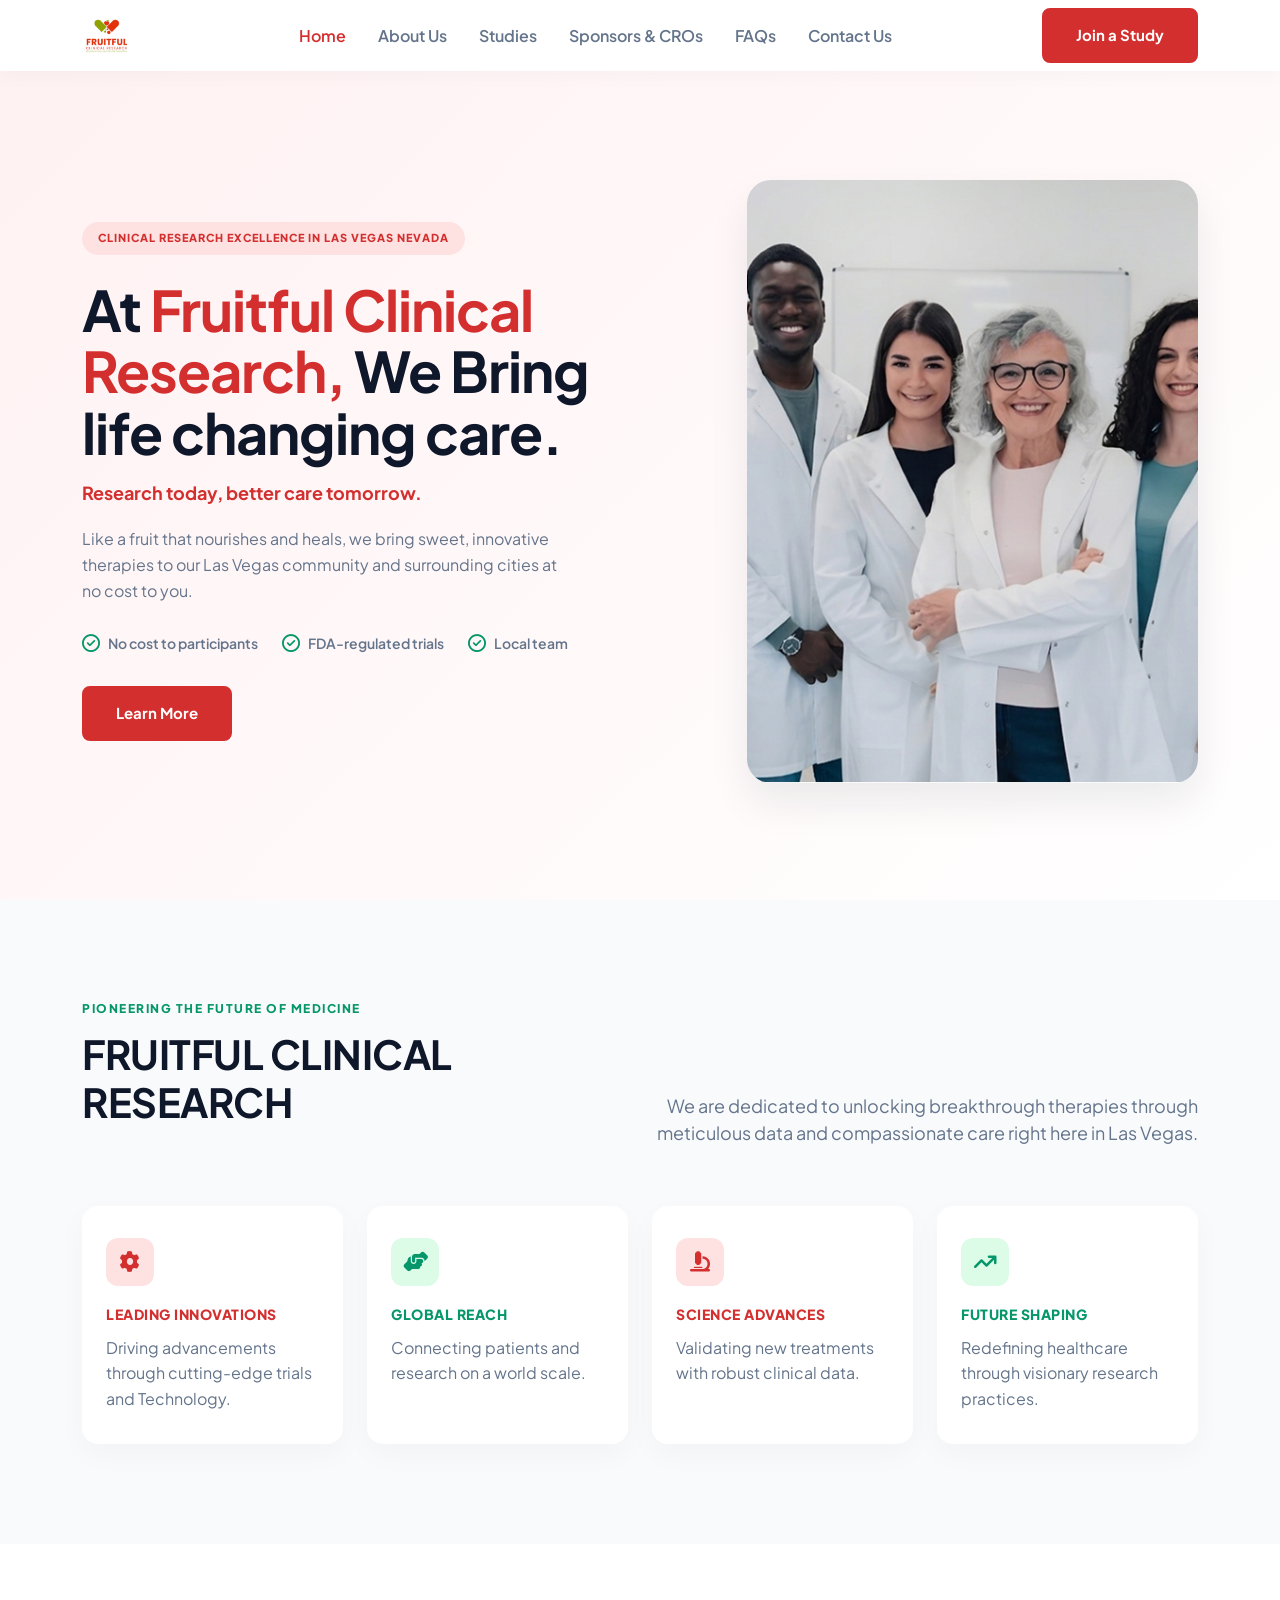
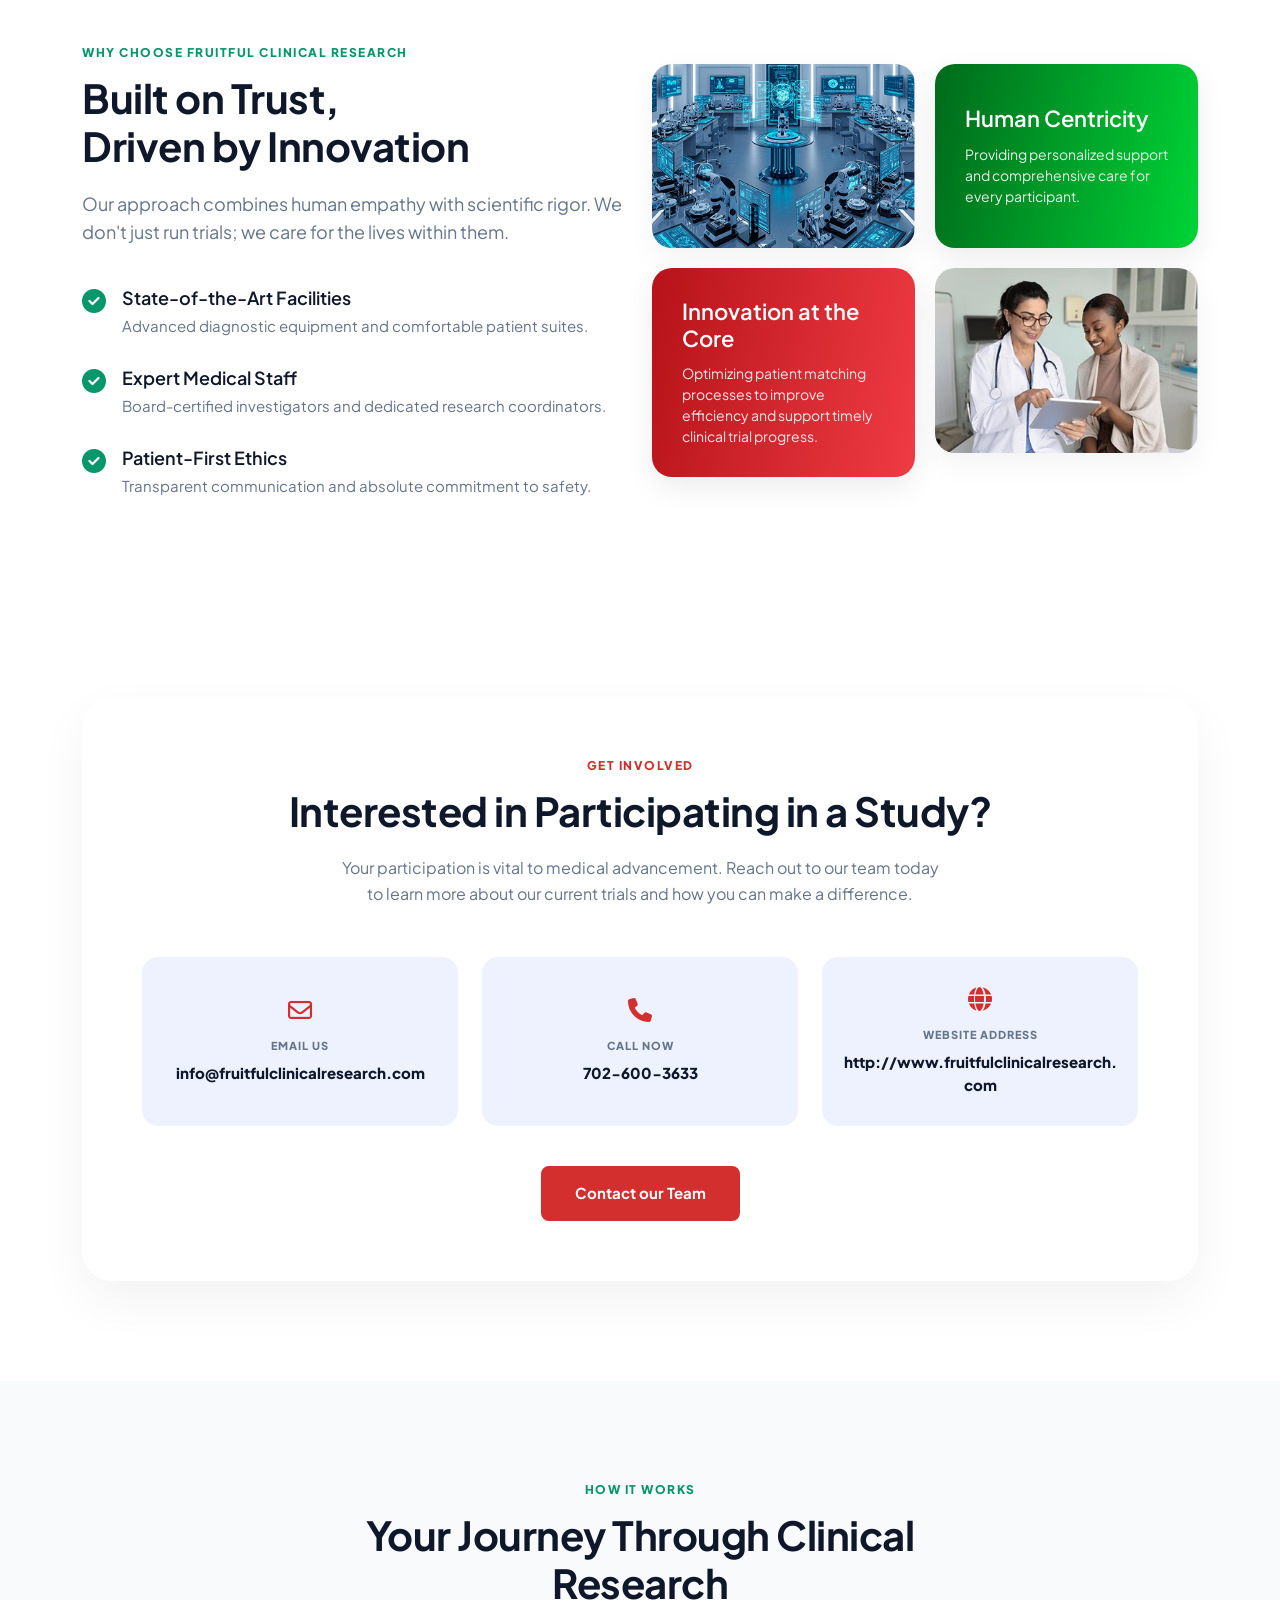
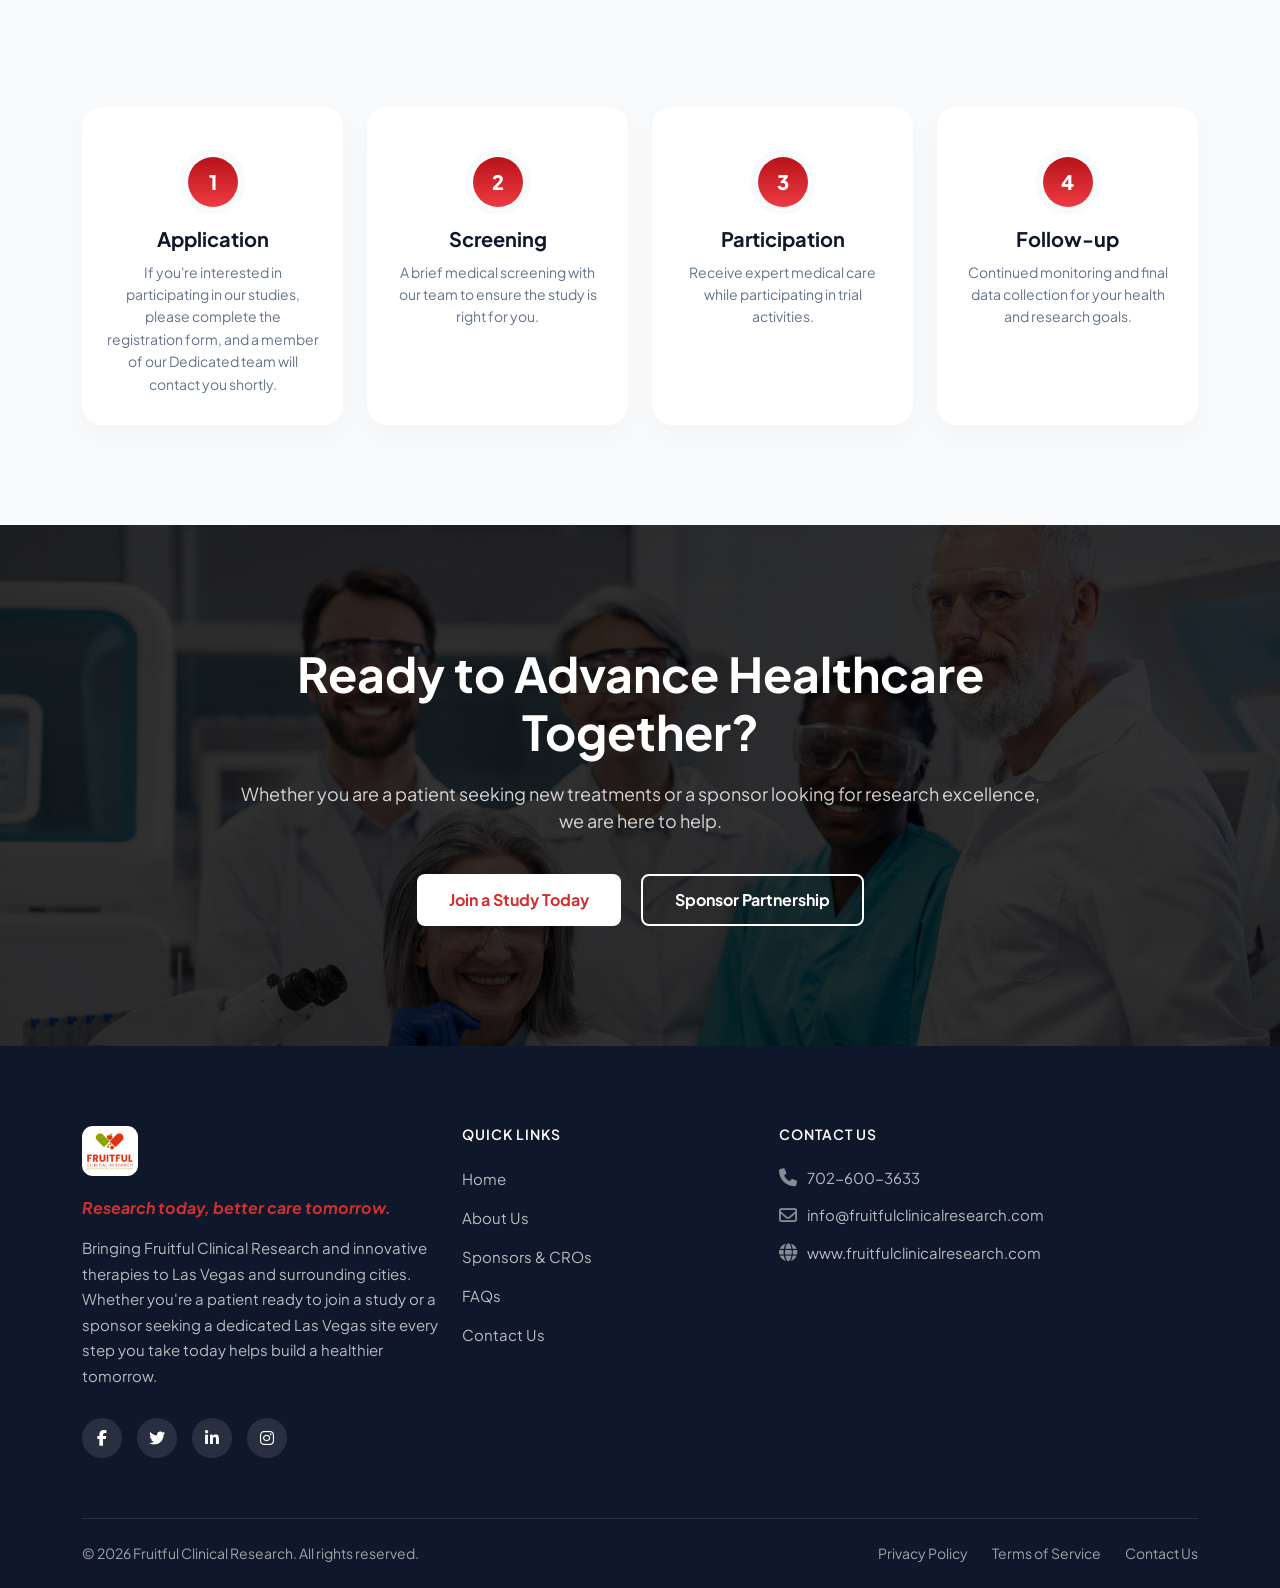
<file: index.html>
<!DOCTYPE html>
<html lang="en">

<head>
    <meta charset="UTF-8">
    <meta name="viewport" content="width=device-width, initial-scale=1.0">
    <title>Fruitful Clinical Research - HOME</title>
    <link rel="shortcut icon" href="assets/imgs/favicon.png" type="image/x-icon">
    <link href="https://cdn.jsdelivr.net/npm/bootstrap@5.2.3/dist/css/bootstrap.min.css" rel="stylesheet">
    <link rel="stylesheet" href="https://cdnjs.cloudflare.com/ajax/libs/font-awesome/6.5.1/css/all.min.css" />
    <link rel="stylesheet" href="https://cdn.jsdelivr.net/npm/bootstrap-icons@1.13.1/font/bootstrap-icons.min.css">
    <!-- <link href="https://unpkg.com/aos@2.3.1/dist/aos.css" rel="stylesheet"> -->
    <link rel="stylesheet" href="assets/css/style.css">
</head>

<body>

    <header class="site-header">
        <div class="container">
            <nav class="navbar navbar-expand-lg">
                <a class="navbar-brand" href="index.html">
                    <img src="assets/imgs/logo.svg" alt="Fruitful Clinical Research">
                </a>
                <button class="navbar-toggler" type="button" data-bs-toggle="collapse" data-bs-target="#siteNav">
                    <span class="navbar-toggler-icon"></span>
                </button>
                <div class="collapse navbar-collapse" id="siteNav">
                    <ul class="navbar-nav mx-auto nav-links">
                        <li class="nav-item"><a class="nav-link active" href="index.html">Home</a></li>
                        <li class="nav-item"><a class="nav-link" href="about.html">About Us</a></li>
                        <li class="nav-item"><a class="nav-link" href="studies.html">Studies</a></li>
                        <li class="nav-item"><a class="nav-link" href="sponsers.html">Sponsors & CROs</a></li>
                        <li class="nav-item"><a class="nav-link" href="faqs.html">FAQs</a></li>
                        <li class="nav-item"><a class="nav-link" href="contact.html">Contact Us</a></li>
                    </ul>
                    <div class="nav-actions">
                        <a href="studies.html" class="btn-primary">Join a Study</a>
                    </div>
                </div>
            </nav>
        </div>
    </header>

    <main>
        <section class="home-hero">
            <div class="container">
                <div class="row align-items-center">
                    <div class="col-lg-6 col-md-7 col-sm-12" data-aos="fade-right">
                        <div class="hero-content">
                            <span class="badge-pill">CLINICAL RESEARCH EXCELLENCE IN LAS VEGAS NEVADA</span>
                            <h1 class="hero-title">At <span class="highlight-red">Fruitful Clinical Research,</span> We Bring life changing care.</h1>
                            <p class="hero-subtitle">Research today, better care tomorrow.</p>
                            <p class="hero-description">Like a fruit that nourishes and heals, we bring sweet, innovative
                                therapies to our Las Vegas community and surrounding cities at no cost to you.</p>

                            <ul class="hero-checkmarks">
                                <li><i class="fa-regular fa-circle-check check-icon"></i> No cost to participants</li>
                                <li><i class="fa-regular fa-circle-check check-icon"></i> FDA-regulated trials</li>
                                <li><i class="fa-regular fa-circle-check check-icon"></i> Local team</li>
                            </ul>

                            <a href="studies.html" class="btn-primary">Learn More</a>
                        </div>
                    </div>
                    <div class="col-lg-5 col-md-7 col-sm-12" data-aos="fade-left">
                        <div class="hero-image-wrapper">
                            <img src="assets/imgs/hero1.jpg" alt="Medical Team" class="img-fluid">
                        </div>
                    </div>
                </div>
            </div>
        </section>

        <section class="home-features">
            <div class="container">
                <div class="row features-header">
                    <div class="col-lg-6" data-aos="fade-up">
                        <span class="section-kicker">PIONEERING THE FUTURE OF MEDICINE</span>
                        <h2 class="section-title">FRUITFUL CLINICAL<br>RESEARCH</h2>
                    </div>
                    <div class="col-lg-6" data-aos="fade-up" data-aos-delay="100">
                        <p class="section-description">We are dedicated to unlocking breakthrough therapies through
                            meticulous data and compassionate care right here in Las Vegas.</p>
                    </div>
                </div>

                <div class="row">
                    <div class="col-lg-3 col-md-6" data-aos="fade-up" data-aos-delay="100">
                        <div class="feature-card">
                            <div class="feature-icon icon-red"><i class="fa-solid fa-gear"></i></div>
                            <h4 class="feature-title color-red">LEADING INNOVATIONS</h4>
                            <p class="feature-text">Driving advancements through cutting-edge trials and Technology.</p>
                        </div>
                    </div>
                    <div class="col-lg-3 col-md-6" data-aos="fade-up" data-aos-delay="200">
                        <div class="feature-card">
                            <div class="feature-icon icon-green"><i class="fa-solid fa-handshake-angle"></i></div>
                            <h4 class="feature-title color-green">GLOBAL REACH</h4>
                            <p class="feature-text">Connecting patients and research on a world scale.</p>
                        </div>
                    </div>
                    <div class="col-lg-3 col-md-6" data-aos="fade-up" data-aos-delay="300">
                        <div class="feature-card">
                            <div class="feature-icon icon-red"><i class="fa-solid fa-microscope"></i></div>
                            <h4 class="feature-title color-red">SCIENCE ADVANCES</h4>
                            <p class="feature-text">Validating new treatments with robust clinical data.</p>
                        </div>
                    </div>
                    <div class="col-lg-3 col-md-6" data-aos="fade-up" data-aos-delay="400">
                        <div class="feature-card">
                            <div class="feature-icon icon-green"><i class="fa-solid fa-arrow-trend-up"></i></div>
                            <h4 class="feature-title color-green">FUTURE SHAPING</h4>
                            <p class="feature-text">Redefining healthcare through visionary research practices.</p>
                        </div>
                    </div>
                </div>
            </div>
        </section>

        <section class="home-why-choose">
            <div class="container">
                <div class="row align-items-center">
                    <div class="col-lg-6" data-aos="fade-right">
                        <div class="why-content">
                            <span class="section-kicker">Why Choose Fruitful Clinical Research </span>
                            <h2 class="section-title">Built on Trust,<br>Driven by Innovation</h2>
                            <p class="why-description">Our approach combines human empathy with scientific rigor. We
                                don't just run trials; we care for the lives within them.</p>

                            <ul class="why-list">
                                <li>
                                    <i class="fa-solid fa-circle-check check-icon-green"></i>
                                    <div class="list-text">
                                        <h5>State-of-the-Art Facilities</h5>
                                        <p>Advanced diagnostic equipment and comfortable patient suites.</p>
                                    </div>
                                </li>
                                <li>
                                    <i class="fa-solid fa-circle-check check-icon-green"></i>
                                    <div class="list-text">
                                        <h5>Expert Medical Staff</h5>
                                        <p>Board-certified investigators and dedicated research coordinators.</p>
                                    </div>
                                </li>
                                <li>
                                    <i class="fa-solid fa-circle-check check-icon-green"></i>
                                    <div class="list-text">
                                        <h5>Patient-First Ethics</h5>
                                        <p>Transparent communication and absolute commitment to safety.</p>
                                    </div>
                                </li>
                            </ul>
                        </div>
                    </div>

                    <div class="col-lg-6" data-aos="fade-left">
                        <div class="why-grid-wrapper">
                            <img src="assets/imgs/wc1.jpg" alt="Lab" class="grid-img">

                            <div class="grid-card" id="why-grid1">
                                <h4>Human Centricity</h4>
                                <p>Providing personalized support and comprehensive care for every participant.</p>
                            </div>

                            <div class="grid-card" id="why-grid2">
                                <h4>Innovation at the Core</h4>
                                <p>Optimizing patient matching processes to improve efficiency and support timely
                                    clinical trial progress.</p>
                            </div>

                            <img src="assets/imgs/wc2.jpg" alt="Doctor" class="grid-img">
                        </div>
                    </div>
                </div>
            </div>
        </section>

        <section class="home-involved">
            <div class="container">
                <div class="involved-card" data-aos="zoom-in">
                    <div class="involved-header">
                        <span class="section-kicker color-red">GET INVOLVED</span>
                        <h2 class="section-title">Interested in Participating in a Study?</h2>
                        <p class="involved-description">Your participation is vital to medical advancement. Reach out to
                            our team today to learn more about our current trials and how you can make a difference.</p>
                    </div>

                    <div class="row contact-options">
                        <div class="col-lg-4 col-md-6">
                            <div class="contact-box">
                                <i class="fa-regular fa-envelope icon"></i>
                                <span class="label">EMAIL US</span>
                                <a href="mailto:info@fruitfulclinicalresearch.com"
                                    class="value">info@fruitfulclinicalresearch.com</a>
                            </div>
                        </div>
                        <div class="col-lg-4 col-md-6">
                            <div class="contact-box">
                                <i class="fa-solid fa-phone icon"></i>
                                <span class="label">CALL NOW</span>
                                <a href="tel:702-600-3633" class="value">702-600-3633</a>
                            </div>
                        </div>
                        <div class="col-lg-4 col-md-6">
                            <div class="contact-box">
                                <i class="fa-solid fa-globe icon"></i>
                                <span class="label">WEBSITE ADDRESS</span>
                                <a href="http://www.fruitfulclinicalresearch.com"
                                    class="value">http://www.fruitfulclinicalresearch.com</a>
                            </div>
                        </div>
                    </div>

                    <div class="involved-footer">
                        <a href="contact.html" class="btn-primary">Contact our Team</a>
                    </div>
                </div>
            </div>
        </section>

        <section class="home-process">
            <div class="container">
                <div class="process-header" data-aos="fade-up">
                    <span class="section-kicker">HOW IT WORKS</span>
                    <h2 class="section-title">Your Journey Through Clinical<br>Research</h2>
                </div>

                <div class="process-timeline">
                    <div class="timeline-line"></div>
                    <div class="row">
                        <div class="col-lg-3 col-md-6" data-aos="fade-up" data-aos-delay="100">
                            <div class="process-step">
                                <div class="step-badge">1</div>
                                <h4>Application</h4>
                                <p>If you're interested in participating in our studies, please complete the
                                    registration form, and a member of our Dedicated team will contact you shortly.</p>
                            </div>
                        </div>
                        <div class="col-lg-3 col-md-6" data-aos="fade-up" data-aos-delay="200">
                            <div class="process-step">
                                <div class="step-badge">2</div>
                                <h4>Screening</h4>
                                <p>A brief medical screening with our team to ensure the study is right for you.</p>
                            </div>
                        </div>
                        <div class="col-lg-3 col-md-6" data-aos="fade-up" data-aos-delay="300">
                            <div class="process-step">
                                <div class="step-badge">3</div>
                                <h4>Participation</h4>
                                <p>Receive expert medical care while participating in trial activities.</p>
                            </div>
                        </div>
                        <div class="col-lg-3 col-md-6" data-aos="fade-up" data-aos-delay="400">
                            <div class="process-step">
                                <div class="step-badge">4</div>
                                <h4>Follow-up</h4>
                                <p>Continued monitoring and final data collection for your health and research goals.
                                </p>
                            </div>
                        </div>
                    </div>
                </div>
            </div>
        </section>

        <section class="home-cta">
            <div class="cta-overlay"></div>
            <div class="container">
                <div class="cta-content" data-aos="fade-up">
                    <h2 class="cta-title">Ready to Advance Healthcare<br>Together?</h2>
                    <p class="cta-description">Whether you are a patient seeking new treatments or a sponsor looking for
                        research excellence, we are here to help.</p>
                    <div class="cta-buttons">
                        <a href="studies.html" class="btn-white">Join a Study Today</a>
                        <a href="sponsers.html" class="btn-outline-white">Sponsor Partnership</a>
                    </div>
                </div>
            </div>
        </section>
    </main>

    <footer class="site-footer">
        <div class="container">
            <div class="row footer-top">
                <div class="col-lg-4">
                    <div class="footer-brand">
                        <img src="assets/imgs/logo.svg" alt="Fruitful Logo">
                        <p class="brand-kicker">Research today, better care tomorrow.</p>
                        <p class="brand-description">Bringing Fruitful Clinical Research and innovative therapies to Las Vegas and
                            surrounding cities. Whether you're a patient ready to join a study or a sponsor seeking a
                            dedicated Las Vegas site every step you take today helps build a healthier tomorrow.</p>

                        <div class="social-links">
                            <a href="#" aria-label="Facebook"><i class="fa-brands fa-facebook-f"></i></a>
                            <a href="#" aria-label="Twitter"><i class="fa-brands fa-twitter"></i></a>
                            <a href="#" aria-label="LinkedIn"><i class="fa-brands fa-linkedin-in"></i></a>
                            <a href="#" aria-label="Instagram"><i class="fa-brands fa-instagram"></i></a>
                        </div>
                    </div>
                </div>
                <div class="col-lg-8">
                    <div class="row">
                        <div class="col-md-5 col-sm-6">
                            <div class="footer-widget">
                                <h5>QUICK LINKS</h5>
                                <ul>
                                    <li><a href="index.html">Home</a></li>
                                    <li><a href="about.html">About Us</a></li>
                                    <li><a href="sponsers.html">Sponsors & CROs</a></li>
                                    <li><a href="faqs.html">FAQs</a></li>
                                    <li><a href="contact.html">Contact Us</a></li>
                                </ul>
                            </div>
                        </div>
                        <div class="col-md-7 col-sm-12">
                            <div class="footer-widget">
                                <h5>Contact Us</h5>
                                <ul class="contact-list">
                                    <li><a href="tel:702-600-3633"><i class="fa-solid fa-phone"></i> 702-600-3633</a>
                                    </li>
                                    <li><a href="mailto:info@fruitfulclinicalresearch.com"><i
                                                class="fa-regular fa-envelope"></i>
                                            info@fruitfulclinicalresearch.com</a></li>
                                    <li><a href="http://www.fruitfulclinicalresearch.com" target="_blank"><i
                                                class="fa-solid fa-globe"></i>
                                           www.fruitfulclinicalresearch.com</a></li>
                                </ul>
                            </div>
                        </div>
                    </div>
                </div>
            </div>
            <div class="footer-bottom">
                <p>© 2026 Fruitful Clinical Research. All rights reserved.</p>
                <div class="legal-links">
                    <a href="#">Privacy Policy</a>
                    <a href="#">Terms of Service</a>
                    <a href="contact.html">Contact Us</a>
                </div>
            </div>
        </div>
    </footer>

    <button id="backToTop" aria-label="Back to top"> <i class="bi bi-arrow-up"></i> </button>

    <script src="https://cdn.jsdelivr.net/npm/bootstrap@5.2.3/dist/js/bootstrap.bundle.min.js"></script>
    <!-- <script src="https://unpkg.com/aos@2.3.1/dist/aos.js"></script> -->
    <script src="assets/js/script.js"></script>

    <!-- <script>
        const isMobile = window.innerWidth < 768;

        AOS.init({
            duration: 1000,
            once: true
        });

        if (isMobile) {
            document.querySelectorAll('[data-aos="fade-left"], [data-aos="fade-right"]')
                .forEach(el => {
                    el.setAttribute('data-aos', 'fade-up');
                });
        }
    </script> -->
</body>

</html>
</file>
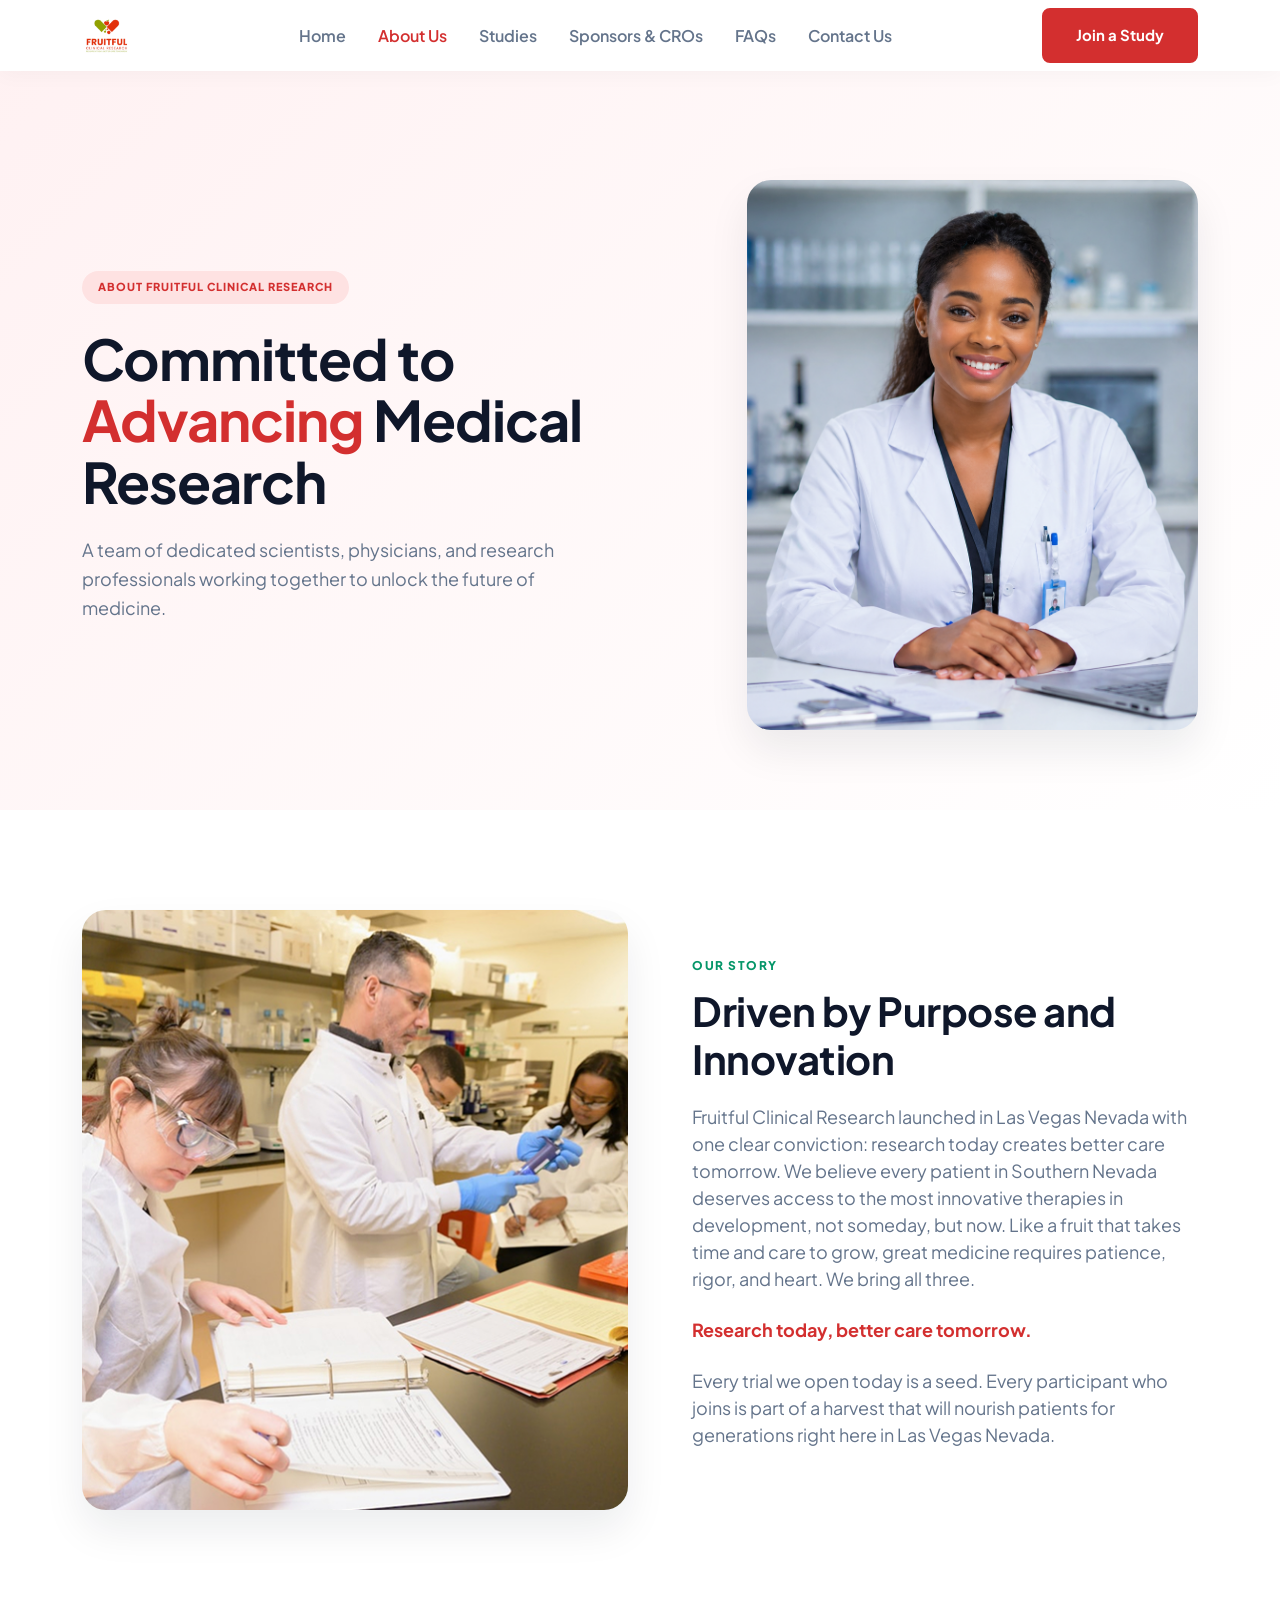
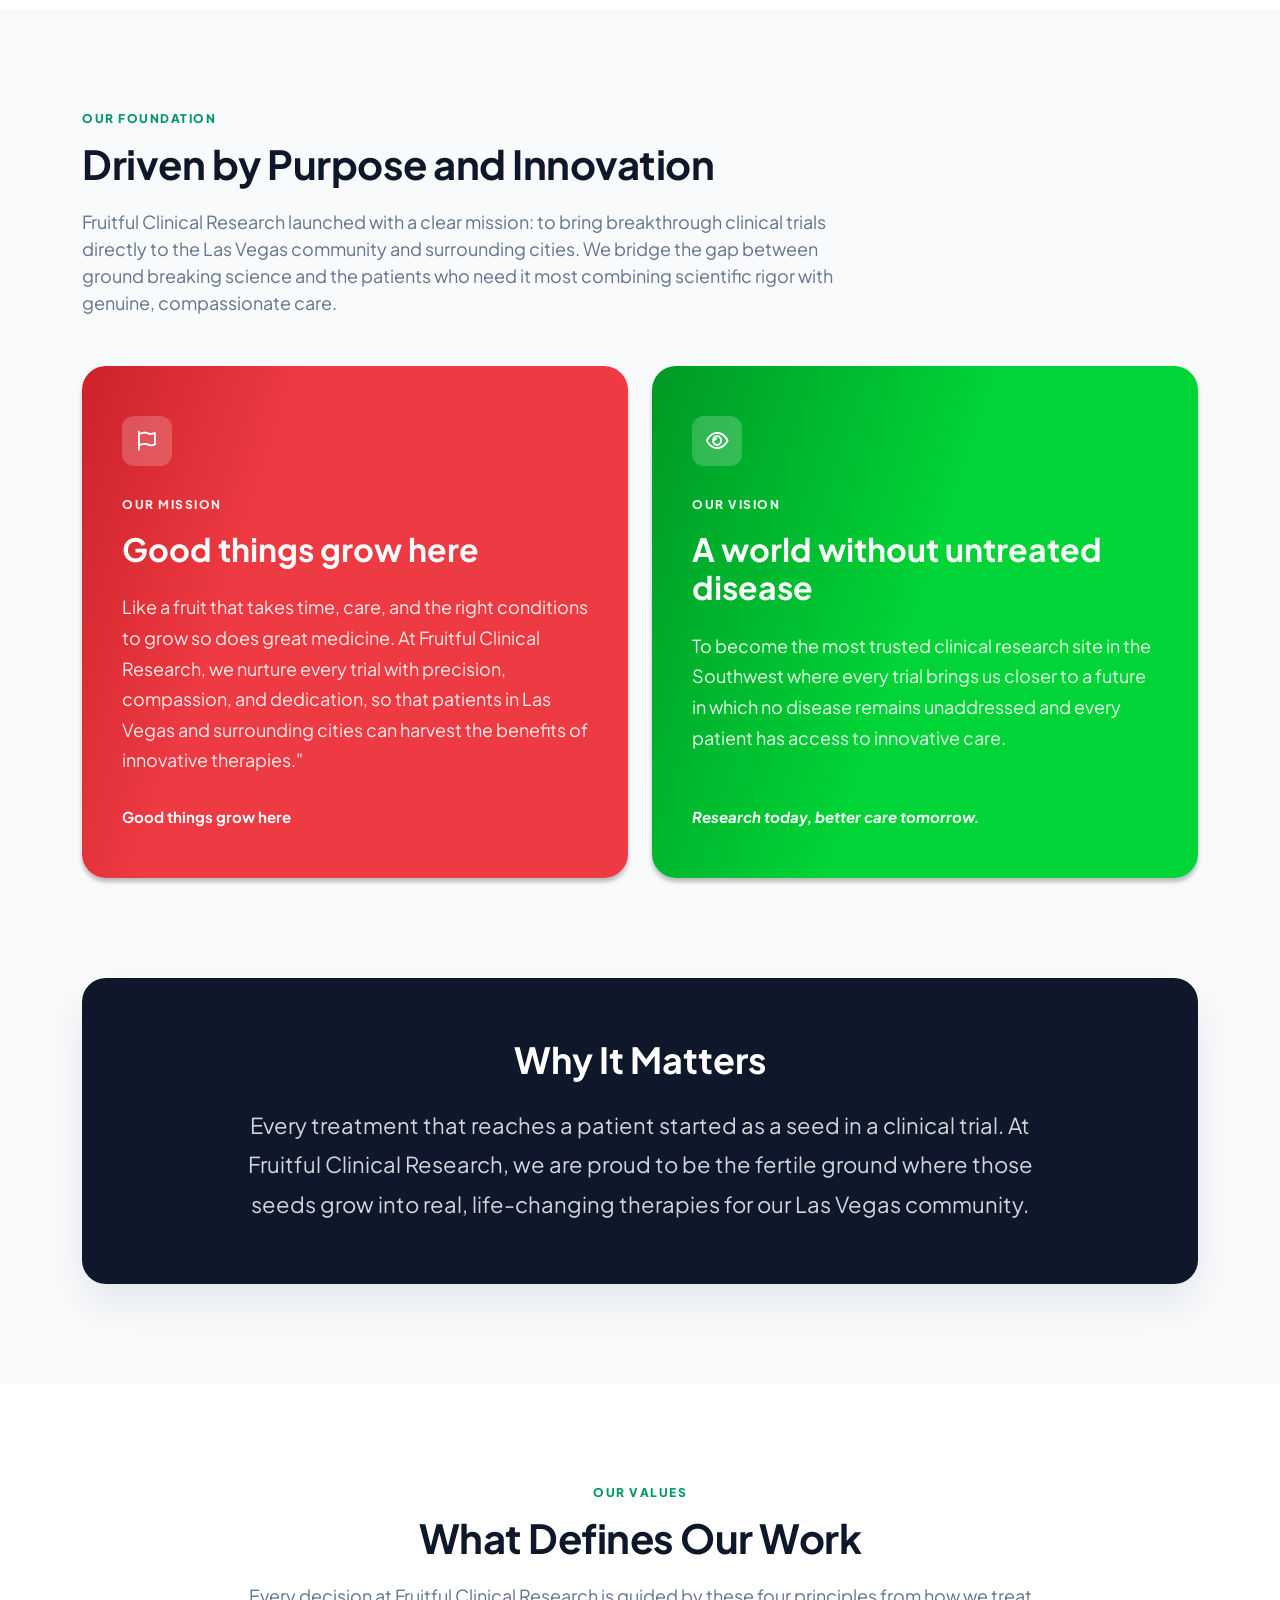
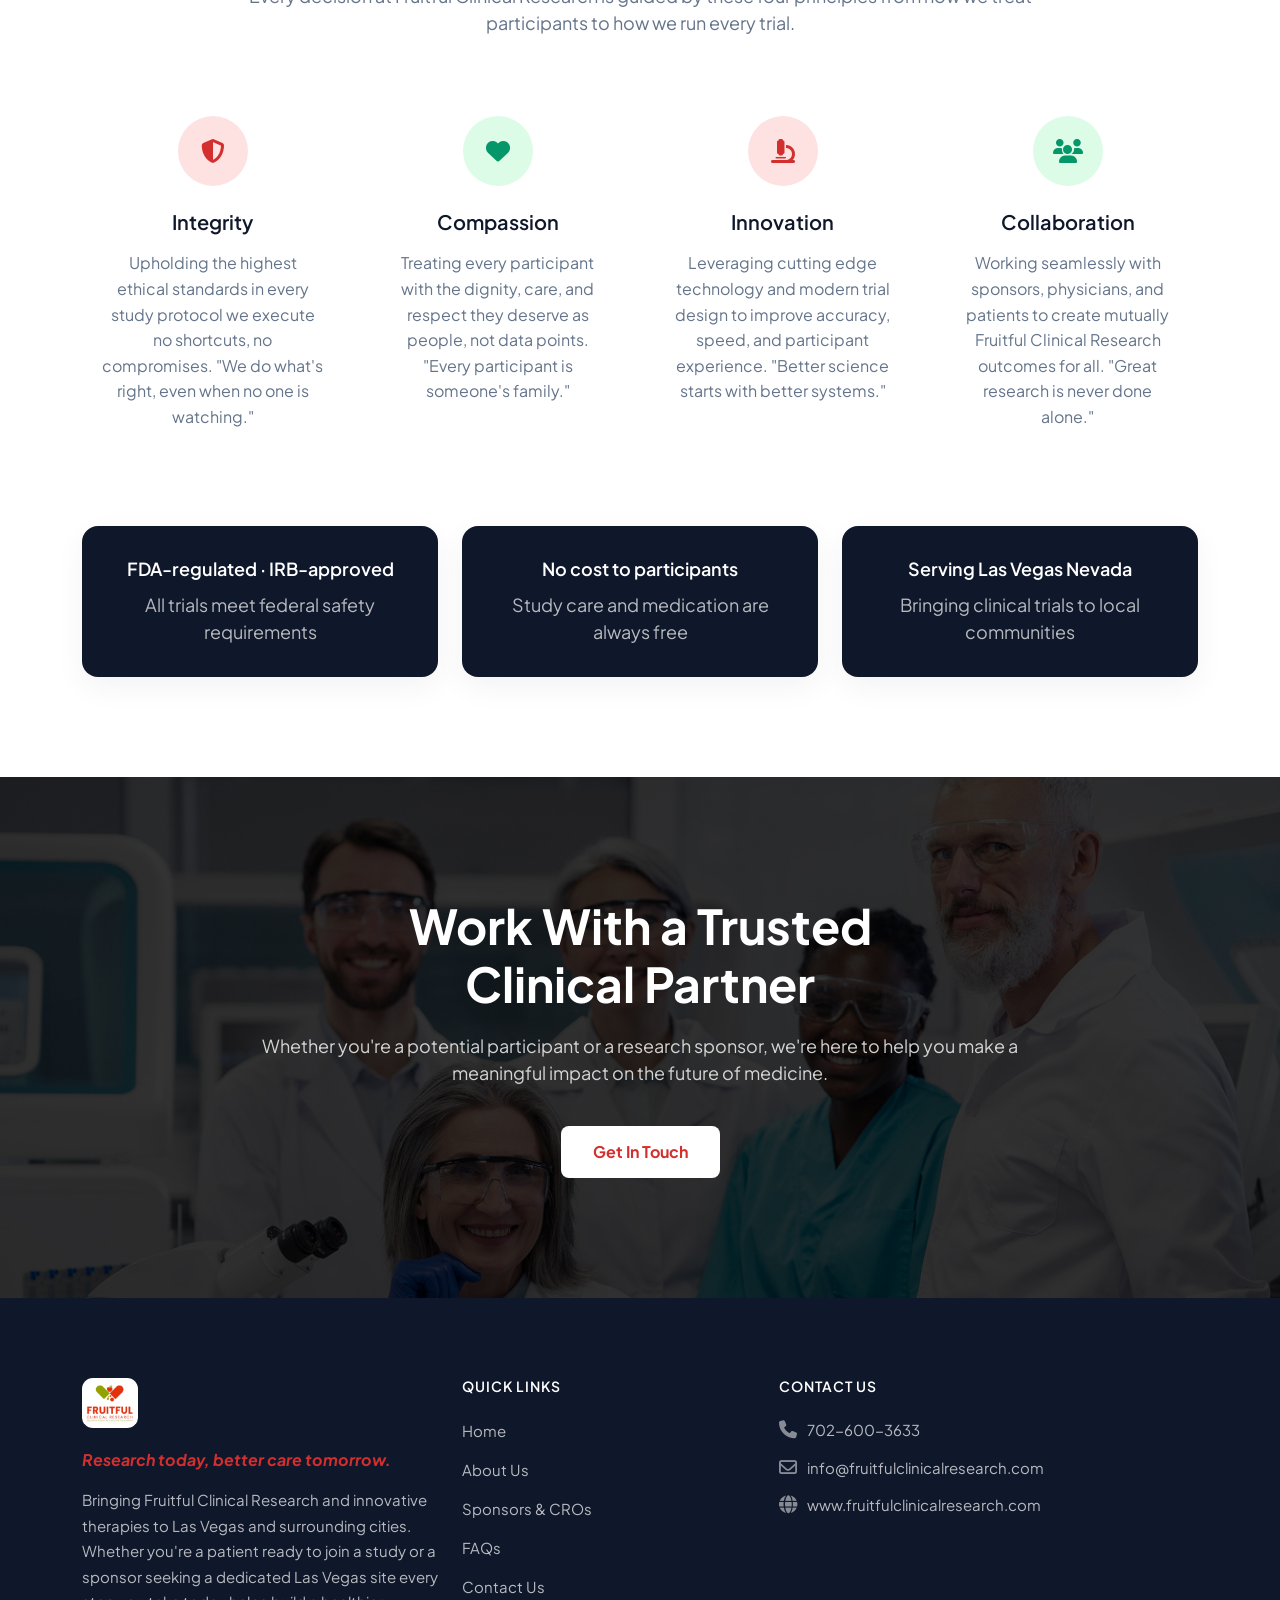
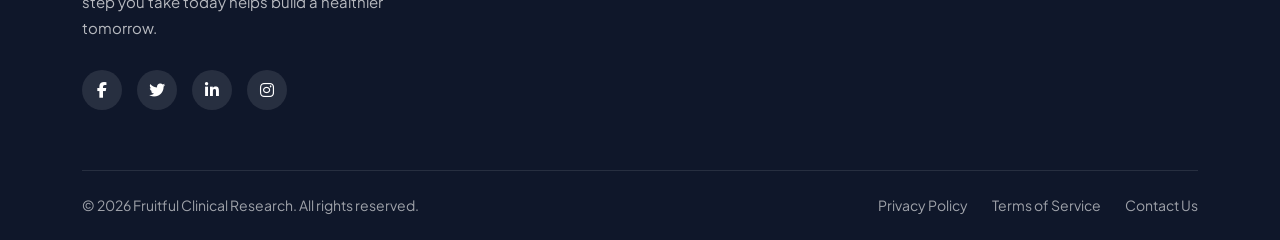
<file: about.html>
<!DOCTYPE html>
<html lang="en">

<head>
    <meta charset="UTF-8">
    <meta name="viewport" content="width=device-width, initial-scale=1.0">
    <title>Fruitful Clinical Research - ABOUT US</title>
    <link rel="shortcut icon" href="assets/imgs/favicon.png" type="image/x-icon">
    <link href="https://cdn.jsdelivr.net/npm/bootstrap@5.2.3/dist/css/bootstrap.min.css" rel="stylesheet">
    <link rel="stylesheet" href="https://cdnjs.cloudflare.com/ajax/libs/font-awesome/6.5.1/css/all.min.css" />
    <!-- <link href="https://unpkg.com/aos@2.3.1/dist/aos.css" rel="stylesheet"> -->
    <link rel="stylesheet" href="https://cdn.jsdelivr.net/npm/bootstrap-icons@1.13.1/font/bootstrap-icons.min.css">
    <link rel="stylesheet" href="assets/css/style.css">
</head>

<body>

    <header class="site-header">
        <div class="container">
            <nav class="navbar navbar-expand-lg">
                <a class="navbar-brand" href="index.html">
                    <img src="assets/imgs/logo.svg" alt="Fruitful Clinical Research">
                </a>
                <button class="navbar-toggler" type="button" data-bs-toggle="collapse" data-bs-target="#siteNav">
                    <span class="navbar-toggler-icon"></span>
                </button>
                <div class="collapse navbar-collapse" id="siteNav">
                    <ul class="navbar-nav mx-auto nav-links">
                        <li class="nav-item"><a class="nav-link" href="index.html">Home</a></li>
                        <li class="nav-item"><a class="nav-link active" href="about.html">About Us</a></li>
                        <li class="nav-item"><a class="nav-link" href="studies.html">Studies</a></li>
                        <li class="nav-item"><a class="nav-link" href="sponsers.html">Sponsors & CROs</a></li>
                        <li class="nav-item"><a class="nav-link" href="faqs.html">FAQs</a></li>
                        <li class="nav-item"><a class="nav-link" href="contact.html">Contact Us</a></li>
                    </ul>
                    <div class="nav-actions">
                        <a href="studies.html" class="btn-primary">Join a Study</a>
                    </div>
                </div>
            </nav>
        </div>
    </header>

    <main>
        <section class="about-hero">
            <div class="container">
                <div class="row align-items-center">
                    <div class="col-lg-6 col-md-7 col-sm-12" data-aos="fade-right">
                        <div class="hero-content">
                            <span class="badge-pill">About Fruitful Clinical Research </span>
                            <h1 class="hero-title">Committed to<br><span class="highlight-red">Advancing</span> Medical Research</h1>
                            <p class="hero-description">A team of dedicated scientists, physicians, and research professionals working together to unlock the future of medicine.</p>
                        </div>
                    </div>
                    <div class="col-lg-5 col-md-7 col-sm-12" data-aos="fade-left">
                        <div class="hero-image-wrapper">
                            <img src="assets/imgs/aboutnew.png" alt="Doctor at desk" class="img-fluid">
                        </div>
                    </div>
                </div>
            </div>
        </section>

        <section class="about-story">
            <div class="container">
                <div class="row align-items-center">
                    <div class="col-lg-6 order-2 order-lg-1" data-aos="fade-right">
                        <div class="story-image-wrapper">
                            <img src="assets/imgs/ab1.jpg" alt="Scientists in Lab" class="img-fluid">
                        </div>
                    </div>
                    <div class="col-lg-6 order-1 order-lg-2" data-aos="fade-left">
                        <div class="story-content">
                            <span class="section-kicker">OUR STORY</span>
                            <h2 class="section-title">Driven by Purpose and Innovation</h2>
                            
                            <p class="section-description">Fruitful Clinical Research launched in Las Vegas Nevada with one clear conviction: research today creates better care tomorrow. We believe every patient in Southern Nevada deserves access to the most innovative therapies in development, not someday, but now. Like a fruit that takes time and care to grow, great medicine requires patience, rigor, and heart. We bring all three.</p>
                            
                            <p class="highlight-text-red">Research today, better care tomorrow.</p>
                            
                            <p class="section-description">Every trial we open today is a seed. Every participant who joins is part of a harvest that will nourish patients for generations right here in Las Vegas Nevada.</p>
                        </div>
                    </div>
                </div>
            </div>
        </section>

        <section class="about-foundation">
            <div class="container">
                <div class="foundation-header" data-aos="fade-up">
                    <span class="section-kicker color-red">OUR FOUNDATION</span>
                    <h2 class="section-title">Driven by Purpose and Innovation</h2>
                    <p class="section-description">Fruitful Clinical Research launched with a clear mission: to bring breakthrough clinical trials directly to the Las Vegas community and surrounding cities. We bridge the gap between ground breaking science and the patients who need it most combining scientific rigor with genuine, compassionate care.</p>
                </div>

                <div class="row">
                    <div class="col-lg-6" data-aos="zoom-in-right">
                        <div class="foundation-card card-red">
                            <div class="card-icon-box"><i class="fa-regular fa-flag"></i></div>
                            <span class="card-label">OUR MISSION</span>
                            <h3 class="card-title">Good things grow here</h3>
                            <p class="card-text">Like a fruit that takes time, care, and the right conditions to grow so does great medicine. At Fruitful Clinical Research, we nurture every trial with precision, compassion, and dedication, so that patients in Las Vegas and surrounding cities can harvest the benefits of innovative therapies."</p>
                            <span class="card-footer-text">Good things grow here</span>
                        </div>
                    </div>
                    
                    <div class="col-lg-6" data-aos="zoom-in-left" data-aos-delay="100">
                        <div class="foundation-card card-green">
                            <div class="card-icon-box"><i class="fa-regular fa-eye"></i></div>
                            <span class="card-label">OUR VISION</span>
                            <h3 class="card-title">A world without untreated disease</h3>
                            <p class="card-text">To become the most trusted clinical research site in the Southwest where every trial brings us closer to a future in which no disease remains unaddressed and every patient has access to innovative care.</p>
                            <span class="card-footer-text fst-italic">Research today, better care tomorrow.</span>
                        </div>
                    </div>
                </div>
            </div>
        </section>

        <section class="about-matters">
            <div class="container">
                <div class="matters-banner" data-aos="fade-up">
                    <h2>Why It Matters</h2>
                    <p>Every treatment that reaches a patient started as a seed in a clinical trial. At Fruitful Clinical Research, we are proud to be the fertile ground where those seeds grow into real, life-changing therapies for our Las Vegas community.</p>
                </div>
            </div>
        </section>

        <section class="about-values">
            <div class="container">
                <div class="values-header" data-aos="fade-up">
                    <span class="section-kicker">OUR VALUES</span>
                    <h2 class="section-title">What Defines Our Work</h2>
                    <p class="section-description">Every decision at Fruitful Clinical Research is guided by these four principles from how we treat participants to how we run every trial.</p>
                </div>
                
                <div class="row values-grid">
                    <div class="col-lg-3 col-md-6" data-aos="fade-up" data-aos-delay="100">
                        <div class="value-item">
                            <div class="value-icon bg-light-red color-red"><i class="fa-solid fa-shield-halved"></i></div>
                            <h4>Integrity</h4>
                            <p>Upholding the highest ethical standards in every study protocol we execute no shortcuts, no compromises. "We do what's right, even when no one is watching."</p>
                        </div>
                    </div>
                    <div class="col-lg-3 col-md-6" data-aos="fade-up" data-aos-delay="200">
                        <div class="value-item">
                            <div class="value-icon bg-light-green color-green"><i class="fa-solid fa-heart"></i></div>
                            <h4>Compassion</h4>
                            <p>Treating every participant with the dignity, care, and respect they deserve as people, not data points. "Every participant is someone's family."</p>
                        </div>
                    </div>
                    <div class="col-lg-3 col-md-6" data-aos="fade-up" data-aos-delay="300">
                        <div class="value-item">
                            <div class="value-icon bg-light-red color-red"><i class="fa-solid fa-microscope"></i></div>
                            <h4>Innovation</h4>
                            <p>Leveraging cutting edge technology and modern trial design to improve accuracy, speed, and participant experience. "Better science starts with better systems."</p>
                        </div>
                    </div>
                    <div class="col-lg-3 col-md-6" data-aos="fade-up" data-aos-delay="400">
                        <div class="value-item">
                            <div class="value-icon bg-light-green color-green"><i class="fa-solid fa-users"></i></div>
                            <h4>Collaboration</h4>
                            <p>Working seamlessly with sponsors, physicians, and patients to create mutually Fruitful Clinical Research outcomes for all. "Great research is never done alone."</p>
                        </div>
                    </div>
                </div>

                <div class="row info-cards-grid">
                    <div class="col-lg-4 col-md-6" data-aos="fade-up" data-aos-delay="100">
                        <div class="dark-info-card">
                            <h5>FDA-regulated · IRB-approved</h5>
                            <p>All trials meet federal safety requirements</p>
                        </div>
                    </div>
                    <div class="col-lg-4 col-md-6" data-aos="fade-up" data-aos-delay="200">
                        <div class="dark-info-card">
                            <h5>No cost to participants</h5>
                            <p>Study care and medication are always free</p>
                        </div>
                    </div>
                    <div class="col-lg-4 col-md-6" data-aos="fade-up" data-aos-delay="300">
                        <div class="dark-info-card">
                            <h5>Serving Las Vegas Nevada</h5>
                            <p>Bringing clinical trials to local communities</p>
                        </div>
                    </div>
                </div>
            </div>
        </section>

        <section class="about-cta">
            <div class="cta-overlay"></div>
            <div class="container">
                <div class="cta-content" data-aos="fade-up">
                    <h2 class="cta-title">Work With a Trusted<br>Clinical Partner</h2>
                    <p class="cta-description">Whether you're a potential participant or a research sponsor, we're here to help you make a meaningful impact on the future of medicine.</p>
                    <div class="cta-buttons">
                        <a href="contact.html" class="btn-white">Get In Touch</a>
                    </div>
                </div>
            </div>
        </section>
    </main>

    <footer class="site-footer">
        <div class="container">
            <div class="row footer-top">
                <div class="col-lg-4">
                    <div class="footer-brand">
                        <img src="assets/imgs/logo.svg" alt="Fruitful Logo">
                        <p class="brand-kicker">Research today, better care tomorrow.</p>
                        <p class="brand-description">Bringing Fruitful Clinical Research and innovative therapies to Las Vegas and surrounding cities. Whether you're a patient ready to join a study or a sponsor seeking a dedicated Las Vegas site every step you take today helps build a healthier tomorrow.</p>
                        
                        <div class="social-links">
                            <a href="#" aria-label="Facebook"><i class="fa-brands fa-facebook-f"></i></a>
                            <a href="#" aria-label="Twitter"><i class="fa-brands fa-twitter"></i></a>
                            <a href="#" aria-label="LinkedIn"><i class="fa-brands fa-linkedin-in"></i></a>
                            <a href="#" aria-label="Instagram"><i class="fa-brands fa-instagram"></i></a>
                        </div>
                    </div>
                </div>
                <div class="col-lg-8">
                    <div class="row">
                        <div class="col-md-5 col-sm-6">
                            <div class="footer-widget">
                                <h5>QUICK LINKS</h5>
                                <ul>
                                    <li><a href="index.html">Home</a></li>
                                    <li><a href="about.html">About Us</a></li>
                                    <li><a href="sponsers.html">Sponsors & CROs</a></li>
                                    <li><a href="faqs.html">FAQs</a></li>
                                    <li><a href="contact.html">Contact Us</a></li>
                                </ul>
                            </div>
                        </div>
                        <div class="col-md-7 col-sm-12">
                            <div class="footer-widget">
                                <h5>Contact Us</h5>
                                <ul class="contact-list">
                                    <li><a href="tel:702-600-3633"><i class="fa-solid fa-phone"></i> 702-600-3633</a></li>
                                    <li><a href="mailto:info@fruitfulclinicalresearch.com"><i class="fa-regular fa-envelope"></i> info@fruitfulclinicalresearch.com</a></li>
                                    <li><a href="http://www.fruitfulclinicalresearch.com" target="_blank"><i class="fa-solid fa-globe"></i>www.fruitfulclinicalresearch.com</a></li>
                                </ul>
                            </div>
                        </div>
                    </div>
                </div>
            </div>
            <div class="footer-bottom">
                <p>© 2026 Fruitful Clinical Research. All rights reserved.</p>
                <div class="legal-links">
                    <a href="#">Privacy Policy</a>
                    <a href="#">Terms of Service</a>
                    <a href="contact.html">Contact Us</a>
                </div>
            </div>
        </div>
    </footer>

    <button id="backToTop" aria-label="Back to top"> <i class="bi bi-arrow-up"></i> </button>

    <script src="https://cdn.jsdelivr.net/npm/bootstrap@5.2.3/dist/js/bootstrap.bundle.min.js"></script>
    <!-- <script src="https://unpkg.com/aos@2.3.1/dist/aos.js"></script> -->
    <script src="assets/js/script.js"></script>
    
    <!-- <script>
        const isMobile = window.innerWidth < 768;

        AOS.init({
            duration: 1000,
            once: true
        });

        if (isMobile) {
            document.querySelectorAll('[data-aos="fade-left"], [data-aos="fade-right"]')
                .forEach(el => {
                    el.setAttribute('data-aos', 'fade-up');
                });
        }
    </script> -->
</body>
</html>
</file>
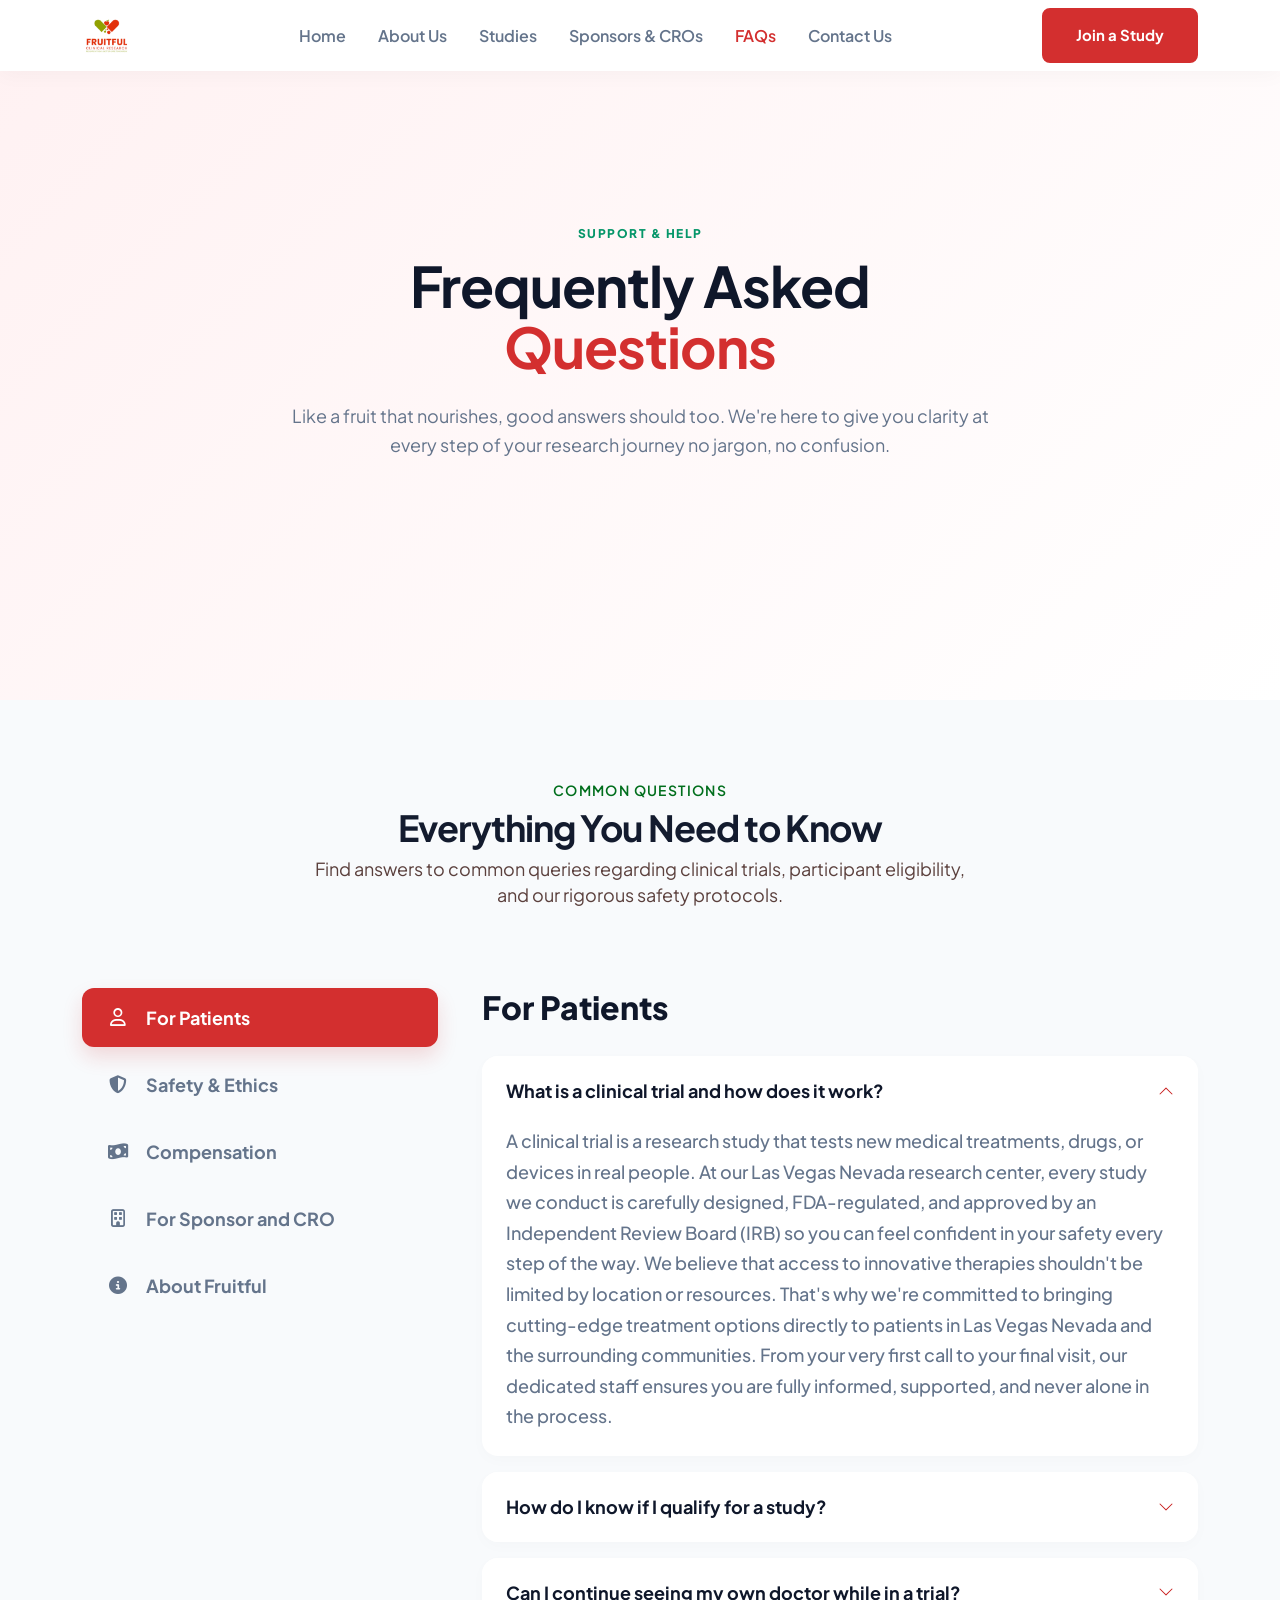
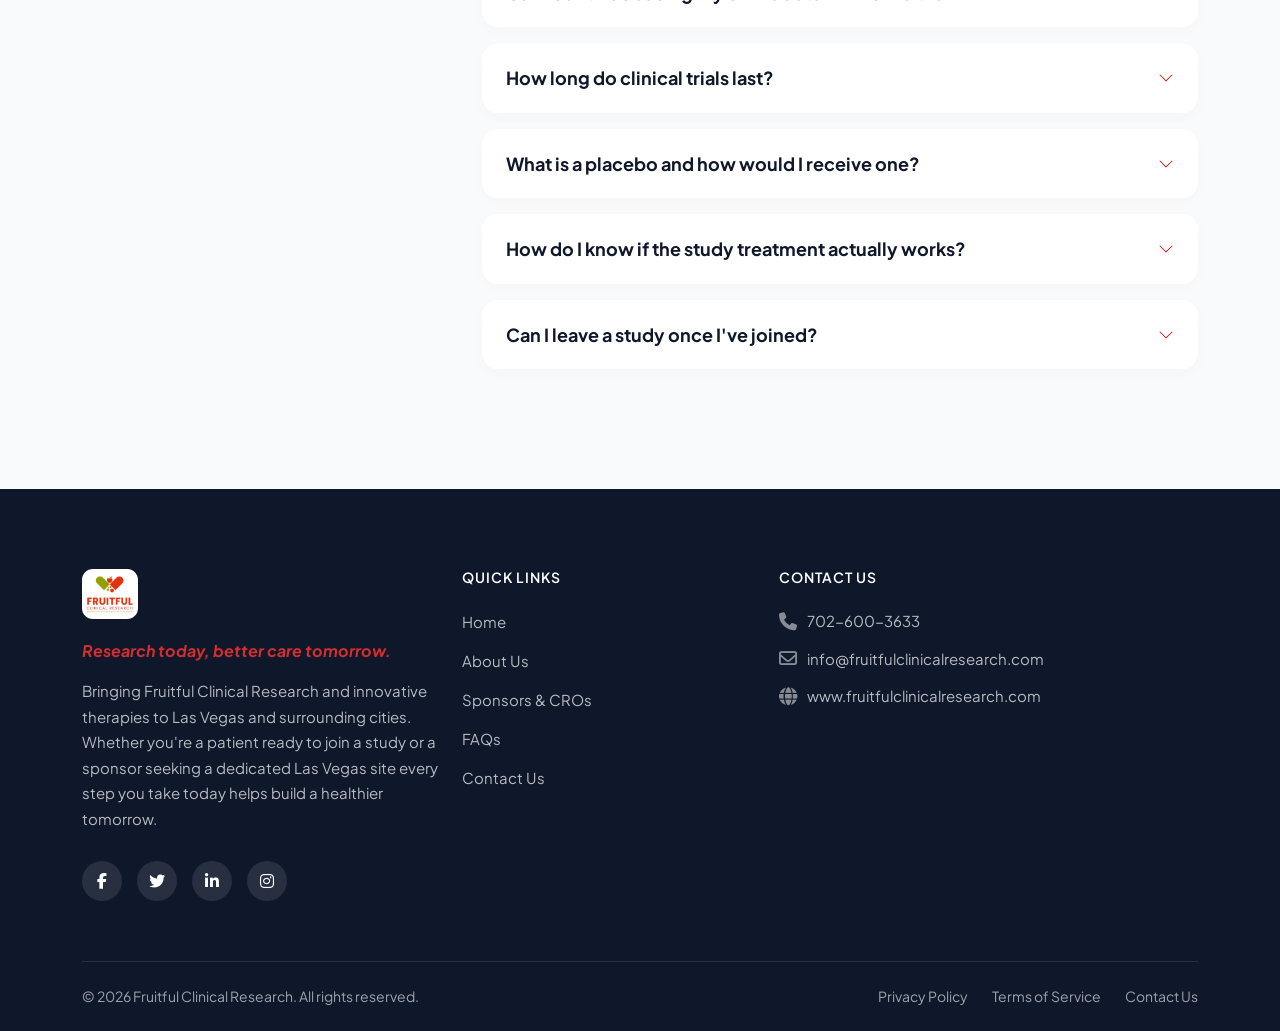
<file: faqs.html>
<!DOCTYPE html>
<html lang="en">

<head>
    <meta charset="UTF-8">
    <meta name="viewport" content="width=device-width, initial-scale=1.0">
    <title>Fruitful Clinical Research - FAQs</title>
    <link rel="shortcut icon" href="assets/imgs/favicon.png" type="image/x-icon">
    <link href="https://cdn.jsdelivr.net/npm/bootstrap@5.2.3/dist/css/bootstrap.min.css" rel="stylesheet">
    <link rel="stylesheet" href="https://cdnjs.cloudflare.com/ajax/libs/font-awesome/6.5.1/css/all.min.css" />
    <!-- <link href="https://unpkg.com/aos@2.3.1/dist/aos.css" rel="stylesheet"> -->
    <link rel="stylesheet" href="https://cdn.jsdelivr.net/npm/bootstrap-icons@1.13.1/font/bootstrap-icons.min.css">
    <link rel="stylesheet" href="assets/css/style.css">
</head>

<body>

    <header class="site-header">
        <div class="container">
            <nav class="navbar navbar-expand-lg">
                <a class="navbar-brand" href="index.html">
                    <img src="assets/imgs/logo.svg" alt="Fruitful Clinical Research">
                </a>
                <button class="navbar-toggler" type="button" data-bs-toggle="collapse" data-bs-target="#siteNav">
                    <span class="navbar-toggler-icon"></span>
                </button>
                <div class="collapse navbar-collapse" id="siteNav">
                    <ul class="navbar-nav mx-auto nav-links">
                        <li class="nav-item"><a class="nav-link" href="index.html">Home</a></li>
                        <li class="nav-item"><a class="nav-link" href="about.html">About Us</a></li>
                        <li class="nav-item"><a class="nav-link" href="studies.html">Studies</a></li>
                        <li class="nav-item"><a class="nav-link" href="sponsers.html">Sponsors & CROs</a></li>
                        <li class="nav-item"><a class="nav-link active" aria-current="page" href="faqs.html">FAQs</a>
                        </li>
                        <li class="nav-item"><a class="nav-link" href="contact.html">Contact Us</a></li>
                    </ul>
                    <div class="nav-actions">
                        <a href="studies.html" class="btn-primary">Join a Study</a>
                    </div>
                </div>
            </nav>
        </div>
    </header>

    <main>
        <section class="faq-hero">
            <div class="container">
                <div class="faq-hero-content" data-aos="fade-up">
                    <span class="section-kicker color-red">SUPPORT & HELP</span>
                    <h1 class="hero-title">Frequently Asked<br><span class="highlight-red">Questions</span></h1>
                    <p class="hero-description mx-auto">Like a fruit that nourishes, good answers should too. We're here to give you clarity at every step of your research journey no jargon, no confusion.</p>
                </div>
            </div>
        </section>

        <section class="faq-main-content">
            <div class="container">
                    <div class="faqs_sec_title">
                        <h6>Common Questions</h6>
                        <h1>Everything You Need to Know</h1>
                        <p>Find answers to common queries regarding clinical trials, participant eligibility, and our rigorous safety protocols.</p>
                    </div>
                <div class="row layout-gap">
                    <div class="col-lg-4" data-aos="fade-right">
                        <div class="nav flex-column nav-pills faq-tabs" id="faq-v-pills-tab" role="tablist"
                            aria-orientation="vertical">

                            <button class="nav-link active faq-tab-btn" id="tab-patients" data-bs-toggle="pill"
                                data-bs-target="#content-patients" type="button" role="tab"
                                aria-controls="content-patients" aria-selected="true">
                                <i class="fa-regular fa-user tab-icon"></i>
                                For Patients
                            </button>

                            <button class="nav-link faq-tab-btn" id="tab-safety" data-bs-toggle="pill"
                                data-bs-target="#content-safety" type="button" role="tab" aria-controls="content-safety"
                                aria-selected="false">
                                <i class="fa-solid fa-shield-halved tab-icon"></i>
                                Safety & Ethics
                            </button>

                            <button class="nav-link faq-tab-btn" id="tab-comp" data-bs-toggle="pill"
                                data-bs-target="#content-comp" type="button" role="tab" aria-controls="content-comp"
                                aria-selected="false">
                                <i class="fa-solid fa-money-bill-wave tab-icon"></i>
                                Compensation
                            </button>

                            <button class="nav-link faq-tab-btn" id="tab-sponsors" data-bs-toggle="pill"
                                data-bs-target="#content-sponsors" type="button" role="tab"
                                aria-controls="content-sponsors" aria-selected="false">
                                <i class="fa-regular fa-building tab-icon"></i>
                                For Sponsor and CRO  
                            </button>

                            <button class="nav-link faq-tab-btn" id="tab-about" data-bs-toggle="pill"
                                data-bs-target="#content-about" type="button" role="tab" aria-controls="content-about"
                                aria-selected="false">
                                <i class="fa-solid fa-circle-info tab-icon"></i>
                                About Fruitful
                            </button>

                        </div>
                    </div>

                    <div class="col-lg-8" data-aos="fade-left">
                        <div class="tab-content faq-tab-content" id="faq-v-pills-tabContent">
                            <div class="tab-pane fade show active" id="content-patients" role="tabpanel"
                                aria-labelledby="tab-patients">
                                <h3 class="faq-category-title">For Patients</h3>
                                <div class="accordion custom-accordion" id="accordionPatients">
                                    <div class="custom-accordion-item">
                                        <h2 class="accordion-header" id="headingPat1">
                                            <button class="custom-accordion-button" type="button"
                                                data-bs-toggle="collapse" data-bs-target="#collapsePat1"
                                                aria-expanded="true" aria-controls="collapsePat1">
                                                What is a clinical trial and how does it work?
                                            </button>
                                        </h2>
                                        <div id="collapsePat1" class="accordion-collapse collapse show"
                                            aria-labelledby="headingPat1" data-bs-parent="#accordionPatients">
                                            <div class="custom-accordion-body">
                                                A clinical trial is a research study that tests new medical treatments, drugs, or devices in real people. At our Las Vegas Nevada research center, every study we conduct is carefully designed, FDA-regulated, and approved by an Independent Review Board (IRB) so you can feel confident in your safety every step of the way. We believe that access to innovative therapies shouldn't be limited by location or resources. That's why we're committed to bringing cutting-edge treatment options directly to patients in Las Vegas Nevada and the surrounding communities. From your very first call to your final visit, our dedicated staff ensures you are fully informed, supported, and never alone in the process.
                                            </div>
                                        </div>
                                    </div>
                                    <div class="custom-accordion-item">
                                        <h2 class="accordion-header" id="headingPat2">
                                            <button class="custom-accordion-button collapsed" type="button"
                                                data-bs-toggle="collapse" data-bs-target="#collapsePat2"
                                                aria-expanded="false" aria-controls="collapsePat2">
                                                How do I know if I qualify for a study?
                                            </button>
                                        </h2>
                                        <div id="collapsePat2" class="accordion-collapse collapse"
                                            aria-labelledby="headingPat2" data-bs-parent="#accordionPatients">
                                            <div class="custom-accordion-body">
                                                Each study has specific eligibility criteria, such as age, health condition, or medical history. Simply reach out to our team or complete a brief online registration form, and we’ll guide you through the process with no obligation. There’s no pressure or commitment at that stage.
                                            </div>
                                        </div>
                                    </div>
                                    <div class="custom-accordion-item">
                                        <h2 class="accordion-header" id="headingPat3">
                                            <button class="custom-accordion-button collapsed" type="button"
                                                data-bs-toggle="collapse" data-bs-target="#collapsePat3"
                                                aria-expanded="false" aria-controls="collapsePat3">
                                                Can I continue seeing my own doctor while in a trial?
                                            </button>
                                        </h2>
                                        <div id="collapsePat3" class="accordion-collapse collapse"
                                            aria-labelledby="headingPat3" data-bs-parent="#accordionPatients">
                                            <div class="custom-accordion-body">
                                                Yes, absolutely. Participating in a clinical trial does not replace your regular medical care. We encourage you to continue seeing your physician and inform them of your participation. Our team can also communicate with your doctor as needed throughout the study.
                                            </div>
                                        </div>
                                    </div>
                                    <div class="custom-accordion-item">
                                        <h2 class="accordion-header" id="headingPat4">
                                            <button class="custom-accordion-button collapsed" type="button"
                                                data-bs-toggle="collapse" data-bs-target="#collapsePat4"
                                                aria-expanded="false" aria-controls="collapsePat4">
                                                How long do clinical trials last?
                                            </button>
                                        </h2>
                                        <div id="collapsePat4" class="accordion-collapse collapse"
                                            aria-labelledby="headingPat4" data-bs-parent="#accordionPatients">
                                            <div class="custom-accordion-body">
                                                The duration varies depending on the study. Some trials involve only a few visits over a few weeks, while others may last several months or longer. Before enrolling, our team will clearly explain the timeline, number of visits, and what to expect at each stage.
                                            </div>
                                        </div>
                                    </div>
                                    <div class="custom-accordion-item">
                                        <h2 class="accordion-header" id="headingPat5">
                                            <button class="custom-accordion-button collapsed" type="button"
                                                data-bs-toggle="collapse" data-bs-target="#collapsePat5"
                                                aria-expanded="false" aria-controls="collapsePat5">
                                                What is a placebo and how would I receive one?
                                            </button>
                                        </h2>
                                        <div id="collapsePat5" class="accordion-collapse collapse"
                                            aria-labelledby="headingPat5" data-bs-parent="#accordionPatients">
                                            <div class="custom-accordion-body">
                                                A placebo is an inactive substance that looks identical to the study drug but contains no active ingredients. Some trials use placebos to measure the true effectiveness of a treatment. Whether a study includes a placebo and your chances of receiving one will always be clearly explained during the informed consent process.
                                            </div>
                                        </div>
                                    </div>
                                    <div class="custom-accordion-item">
                                        <h2 class="accordion-header" id="headingPat6">
                                            <button class="custom-accordion-button collapsed" type="button"
                                                data-bs-toggle="collapse" data-bs-target="#collapsePat6"
                                                aria-expanded="false" aria-controls="collapsePat6">
                                                How do I know if the study treatment actually works?
                                            </button>
                                        </h2>
                                        <div id="collapsePat6" class="accordion-collapse collapse"
                                            aria-labelledby="headingPat6" data-bs-parent="#accordionPatients">
                                            <div class="custom-accordion-body">
                                               Clinical trials go through multiple phases before reaching participants. By the time a treatment reaches Phase II or III trials where most participants are involved it has already shown promise in earlier stages. Our team will explain the study phase and what is currently known about the treatment.
                                            </div>
                                        </div>
                                    </div>
                                    <div class="custom-accordion-item">
                                        <h2 class="accordion-header" id="headingPat7">
                                            <button class="custom-accordion-button collapsed" type="button"
                                                data-bs-toggle="collapse" data-bs-target="#collapsePat7"
                                                aria-expanded="false" aria-controls="collapsePat7">
                                                Can I leave a study once I've joined?
                                            </button>
                                        </h2>
                                        <div id="collapsePat7" class="accordion-collapse collapse"
                                            aria-labelledby="headingPat7" data-bs-parent="#accordionPatients">
                                            <div class="custom-accordion-body">
                                                Yes. Participation is completely voluntary. You may withdraw from a study at any time, for any reason, without penalty or impact on your regular medical care. Your wellbeing always comes first that is the Fruitful Clinical Research promise.
                                            </div>
                                        </div>
                                    </div>
                                </div>
                            </div>

                            <div class="tab-pane fade" id="content-safety" role="tabpanel" aria-labelledby="tab-safety">
                                <h3 class="faq-category-title">Safety & Ethics</h3>
                                <div class="accordion custom-accordion" id="accordionSafety">
                                    <div class="custom-accordion-item">
                                        <h2 class="accordion-header" id="headingSaf1">
                                            <button class="custom-accordion-button" type="button"
                                                data-bs-toggle="collapse" data-bs-target="#collapseSaf1"
                                                aria-expanded="true" aria-controls="collapseSaf1">
                                                Are Fruitful Clinical Research trials safe and properly regulated?
                                            </button>
                                        </h2>
                                        <div id="collapseSaf1" class="accordion-collapse collapse show"
                                            aria-labelledby="headingSaf1" data-bs-parent="#accordionSafety">
                                            <div class="custom-accordion-body">
                                                Yes. All trials at  Fruitful Clinical Research are FDA-regulated and reviewed by an independent Institutional Review Board (IRB), which ensures the safety, rights, and wellbeing of participants. Safety monitoring continues throughout the entire study.
                                            </div>
                                        </div>
                                    </div>
                                    <div class="custom-accordion-item">
                                        <h2 class="accordion-header" id="headingSaf2">
                                            <button class="custom-accordion-button collapsed" type="button"
                                                data-bs-toggle="collapse" data-bs-target="#collapseSaf2"
                                                aria-expanded="false" aria-controls="collapseSaf2">
                                                What happens if I experience side effects during the trial?
                                            </button>
                                        </h2>
                                        <div id="collapseSaf2" class="accordion-collapse collapse"
                                            aria-labelledby="headingSaf2" data-bs-parent="#accordionSafety">
                                            <div class="custom-accordion-body">
                                                Your safety is our top priority. If you experience any side effects, our medical team will assess and treat you promptly. All events are carefully documented and reported according to regulatory standards. You will always be supported.
                                            </div>
                                        </div>
                                    </div>

                                    <div class="custom-accordion-item">
                                        <h2 class="accordion-header" id="headingSaf3">
                                            <button class="custom-accordion-button collapsed" type="button"
                                                data-bs-toggle="collapse" data-bs-target="#collapseSaf3"
                                                aria-expanded="false" aria-controls="collapseSaf3">
                                                 What is informed consent?
                                            </button>
                                        </h2>
                                        <div id="collapseSaf3" class="accordion-collapse collapse"
                                            aria-labelledby="headingSaf3" data-bs-parent="#accordionSafety">
                                            <div class="custom-accordion-body">
                                               Before joining any study, you will go through a detailed informed consent process. Our team explains the study purpose, procedures, risks, and your rights in clear, simple language. You’ll have as much time as needed to ask questions before making a decision.
                                            </div>
                                        </div>
                                    </div>

                                </div>
                            </div>

                            <div class="tab-pane fade" id="content-comp" role="tabpanel" aria-labelledby="tab-comp">
                                <h3 class="faq-category-title">Compensation</h3>
                                <div class="accordion custom-accordion" id="accordionComp">

                                    <div class="custom-accordion-item">
                                        <h2 class="accordion-header" id="headingComp1">
                                            <button class="custom-accordion-button" type="button"
                                                data-bs-toggle="collapse" data-bs-target="#collapseComp1"
                                                aria-expanded="true" aria-controls="collapseComp1">
                                                Is there any cost to me as a participant?
                                            </button>
                                        </h2>
                                        <div id="collapseComp1" class="accordion-collapse collapse show"
                                            aria-labelledby="headingComp1" data-bs-parent="#accordionComp">
                                            <div class="custom-accordion-body">
                                               No. Study-related care, visits, and medications are always provided at no cost. At Fruitful Clinical Research, we believe access to innovative therapies should be free for our community.
                                            </div>
                                        </div>
                                    </div>

                                    <div class="custom-accordion-item">
                                        <h2 class="accordion-header" id="headingComp2">
                                            <button class="custom-accordion-button collapsed" type="button"
                                                data-bs-toggle="collapse" data-bs-target="#collapseComp2"
                                                aria-expanded="false" aria-controls="collapseComp2">
                                                Will I be compensated for my time and travel?
                                            </button>
                                        </h2>
                                        <div id="collapseComp2" class="accordion-collapse collapse"
                                            aria-labelledby="headingComp2" data-bs-parent="#accordionComp">
                                            <div class="custom-accordion-body">
                                                Many studies offer compensation for time and travel. The specific details will be clearly explained during the informed consent process before you agree to participate.
                                            </div>
                                        </div>
                                    </div>

                                </div>
                            </div>

                            <div class="tab-pane fade" id="content-sponsors" role="tabpanel"
                                aria-labelledby="tab-sponsors">
                                <h3 class="faq-category-title">For Sponsor and CRO</h3>
                                <div class="accordion custom-accordion" id="accordionSponsor">

                                    <div class="custom-accordion-item">
                                        <h2 class="accordion-header" id="headingSpon1">
                                            <button class="custom-accordion-button" type="button"
                                                data-bs-toggle="collapse" data-bs-target="#collapseSpon1"
                                                aria-expanded="true" aria-controls="collapseSpon1">
                                                How do I submit a feasibility request to Fruitful Clinical Research?
                                            </button>
                                        </h2>
                                        <div id="collapseSpon1" class="accordion-collapse collapse show"
                                            aria-labelledby="headingSpon1" data-bs-parent="#accordionSponsor">
                                            <div class="custom-accordion-body">
                                                You can reach out through our contact page or email our team directly. We’ll respond promptly with a feasibility questionnaire and schedule a call to discuss your protocol, timelines, and patient needs.
                                            </div>
                                        </div>
                                    </div>

                                    <div class="custom-accordion-item">
                                        <h2 class="accordion-header" id="headingSpon2">
                                            <button class="custom-accordion-button collapsed" type="button"
                                                data-bs-toggle="collapse" data-bs-target="#collapseSpon2"
                                                aria-expanded="false" aria-controls="collapseSpon2">
                                                What therapeutic areas does Fruitful Clinical Research currently support?
                                            </button>
                                        </h2>
                                        <div id="collapseSpon2" class="accordion-collapse collapse"
                                            aria-labelledby="headingSpon2" data-bs-parent="#accordionSponsor">
                                            <div class="custom-accordion-body">
                                               We are currently accepting feasibility requests across multiple therapeutic areas. Contact our team to discuss your protocol, and we will provide an honest assessment of our capabilities and patient population fit.
                                            </div>
                                        </div>
                                    </div>

                                </div>
                            </div>

                            <div class="tab-pane fade" id="content-about" role="tabpanel" aria-labelledby="tab-about">
                                <h3 class="faq-category-title">About Fruitful Clinical Research</h3>
                                <div class="accordion custom-accordion" id="accordionAbout">

                                    <div class="custom-accordion-item">
                                        <h2 class="accordion-header" id="headingAbo1">
                                            <button class="custom-accordion-button" type="button"
                                                data-bs-toggle="collapse" data-bs-target="#collapseAbo1"
                                                aria-expanded="true" aria-controls="collapseAbo1">
                                                Why is the site called Fruitful Clinical Research?
                                            </button>
                                        </h2>
                                        <div id="collapseAbo1" class="accordion-collapse collapse show"
                                            aria-labelledby="headingAbo1" data-bs-parent="#accordionAbout">
                                            <div class="custom-accordion-body">
                                                Our name reflects our mission. “Fruitful Clinical Research” represents something meaningful, nourishing, and impactful. We believe clinical research should bring real, lasting benefits to the community by delivering innovative therapies that truly make a difference.
                                            </div>
                                        </div>
                                    </div>

                                    <div class="custom-accordion-item">
                                        <h2 class="accordion-header" id="headingAbo2">
                                            <button class="custom-accordion-button collapsed" type="button"
                                                data-bs-toggle="collapse" data-bs-target="#collapseAbo2"
                                                aria-expanded="false" aria-controls="collapseAbo2">
                                                Where is  Fruitful Clinical Research located and who do you serve?
                                            </button>
                                        </h2>
                                        <div id="collapseAbo2" class="accordion-collapse collapse"
                                            aria-labelledby="headingAbo2" data-bs-parent="#accordionAbout">
                                            <div class="custom-accordion-body">
                                                We are based in Las Vegas, Nevada, and proudly serve Las Vegas and surrounding cities. Our mission is to ensure patients in southern Nevada and surrounding cities have access to innovative therapies, regardless of their background.
                                            </div>
                                        </div>
                                    </div>

                                </div>
                            </div>

                        </div>
                    </div>
                </div>
            </div>
        </section>
    </main>

    <footer class="site-footer">
        <div class="container">
            <div class="row footer-top">
                <div class="col-lg-4">
                    <div class="footer-brand">
                        <img src="assets/imgs/logo.svg" alt="Fruitful Logo">
                        <p class="brand-kicker">Research today, better care tomorrow.</p>
                        <p class="brand-description">Bringing Fruitful Clinical Research and innovative therapies to Las Vegas and
                            surrounding cities. Whether you're a patient ready to join a study or a sponsor seeking a
                            dedicated Las Vegas site every step you take today helps build a healthier tomorrow.</p>

                        <div class="social-links">
                            <a href="#" aria-label="Facebook"><i class="fa-brands fa-facebook-f"></i></a>
                            <a href="#" aria-label="Twitter"><i class="fa-brands fa-twitter"></i></a>
                            <a href="#" aria-label="LinkedIn"><i class="fa-brands fa-linkedin-in"></i></a>
                            <a href="#" aria-label="Instagram"><i class="fa-brands fa-instagram"></i></a>
                        </div>
                    </div>
                </div>
                <div class="col-lg-8">
                    <div class="row">
                        <div class="col-md-5 col-sm-6">
                            <div class="footer-widget">
                                <h5>QUICK LINKS</h5>
                                <ul>
                                    <li><a href="index.html">Home</a></li>
                                    <li><a href="about.html">About Us</a></li>
                                    <li><a href="sponsers.html">Sponsors & CROs</a></li>
                                    <li><a href="faqs.html">FAQs</a></li>
                                    <li><a href="contact.html">Contact Us</a></li>
                                </ul>
                            </div>
                        </div>
                        <div class="col-md-7 col-sm-12">
                            <div class="footer-widget">
                                <h5>Contact Us</h5>
                                <ul class="contact-list">
                                    <li><a href="tel:702-600-3633"><i class="fa-solid fa-phone"></i> 702-600-3633</a>
                                    </li>
                                    <li><a href="mailto:info@fruitfulclinicalresearch.com"><i
                                                class="fa-regular fa-envelope"></i>
                                            info@fruitfulclinicalresearch.com</a></li>
                                    <li><a href="http://www.fruitfulclinicalresearch.com" target="_blank"><i
                                                class="fa-solid fa-globe"></i>
                                           www.fruitfulclinicalresearch.com</a></li>
                                </ul>
                            </div>
                        </div>
                    </div>
                </div>
            </div>
            <div class="footer-bottom">
                <p>© 2026 Fruitful Clinical Research. All rights reserved.</p>
                <div class="legal-links">
                    <a href="#">Privacy Policy</a>
                    <a href="#">Terms of Service</a>
                    <a href="contact.html">Contact Us</a>
                </div>
            </div>
        </div>
    </footer>

    <button id="backToTop" aria-label="Back to top"> <i class="bi bi-arrow-up"></i> </button>

    <script src="https://cdn.jsdelivr.net/npm/bootstrap@5.2.3/dist/js/bootstrap.bundle.min.js"></script>
    <!-- <script src="https://unpkg.com/aos@2.3.1/dist/aos.js"></script> -->
    <script src="assets/js/script.js"></script>

    <!-- <script>
        const isMobile = window.innerWidth < 768;

        AOS.init({
            duration: 1000,
            once: true
        });

        if (isMobile) {
            document.querySelectorAll('[data-aos="fade-left"], [data-aos="fade-right"]')
                .forEach(el => {
                    el.setAttribute('data-aos', 'fade-up');
                });
        }
    </script> -->
</body>

</html>
</file>
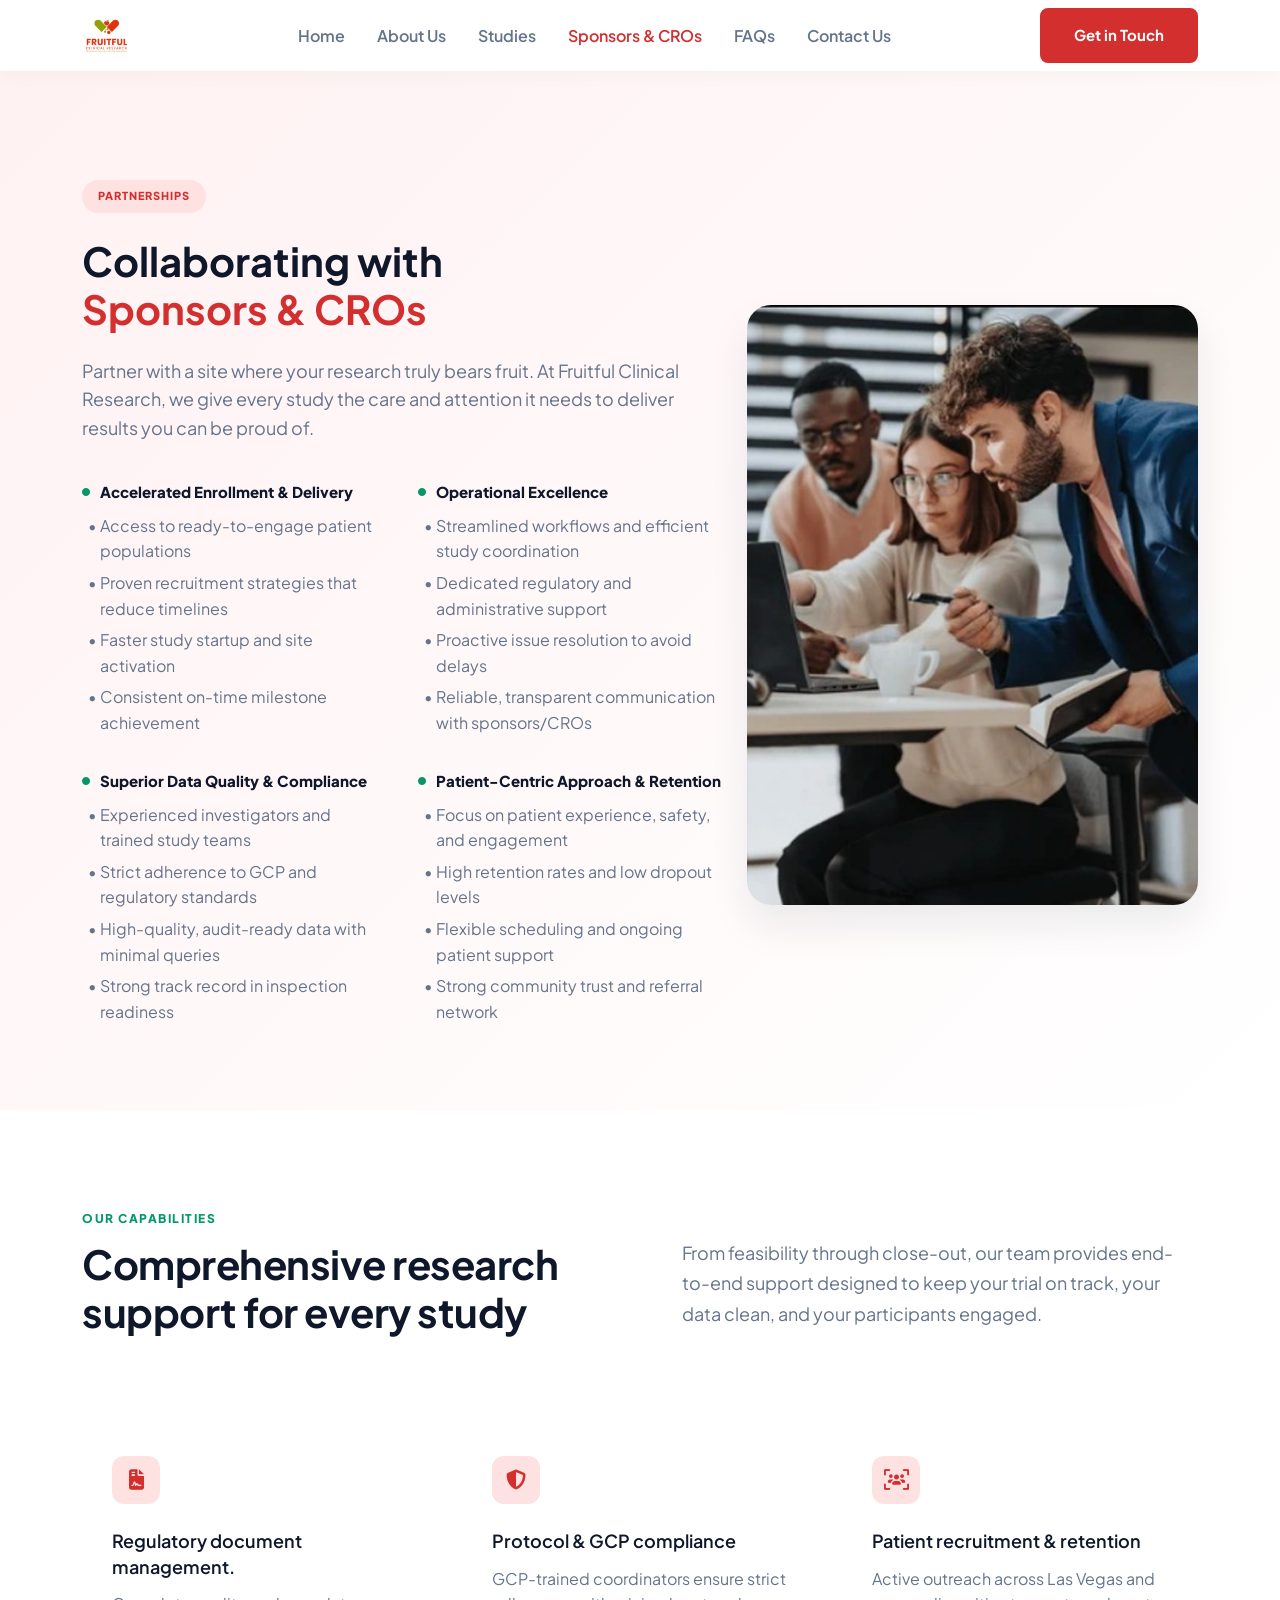
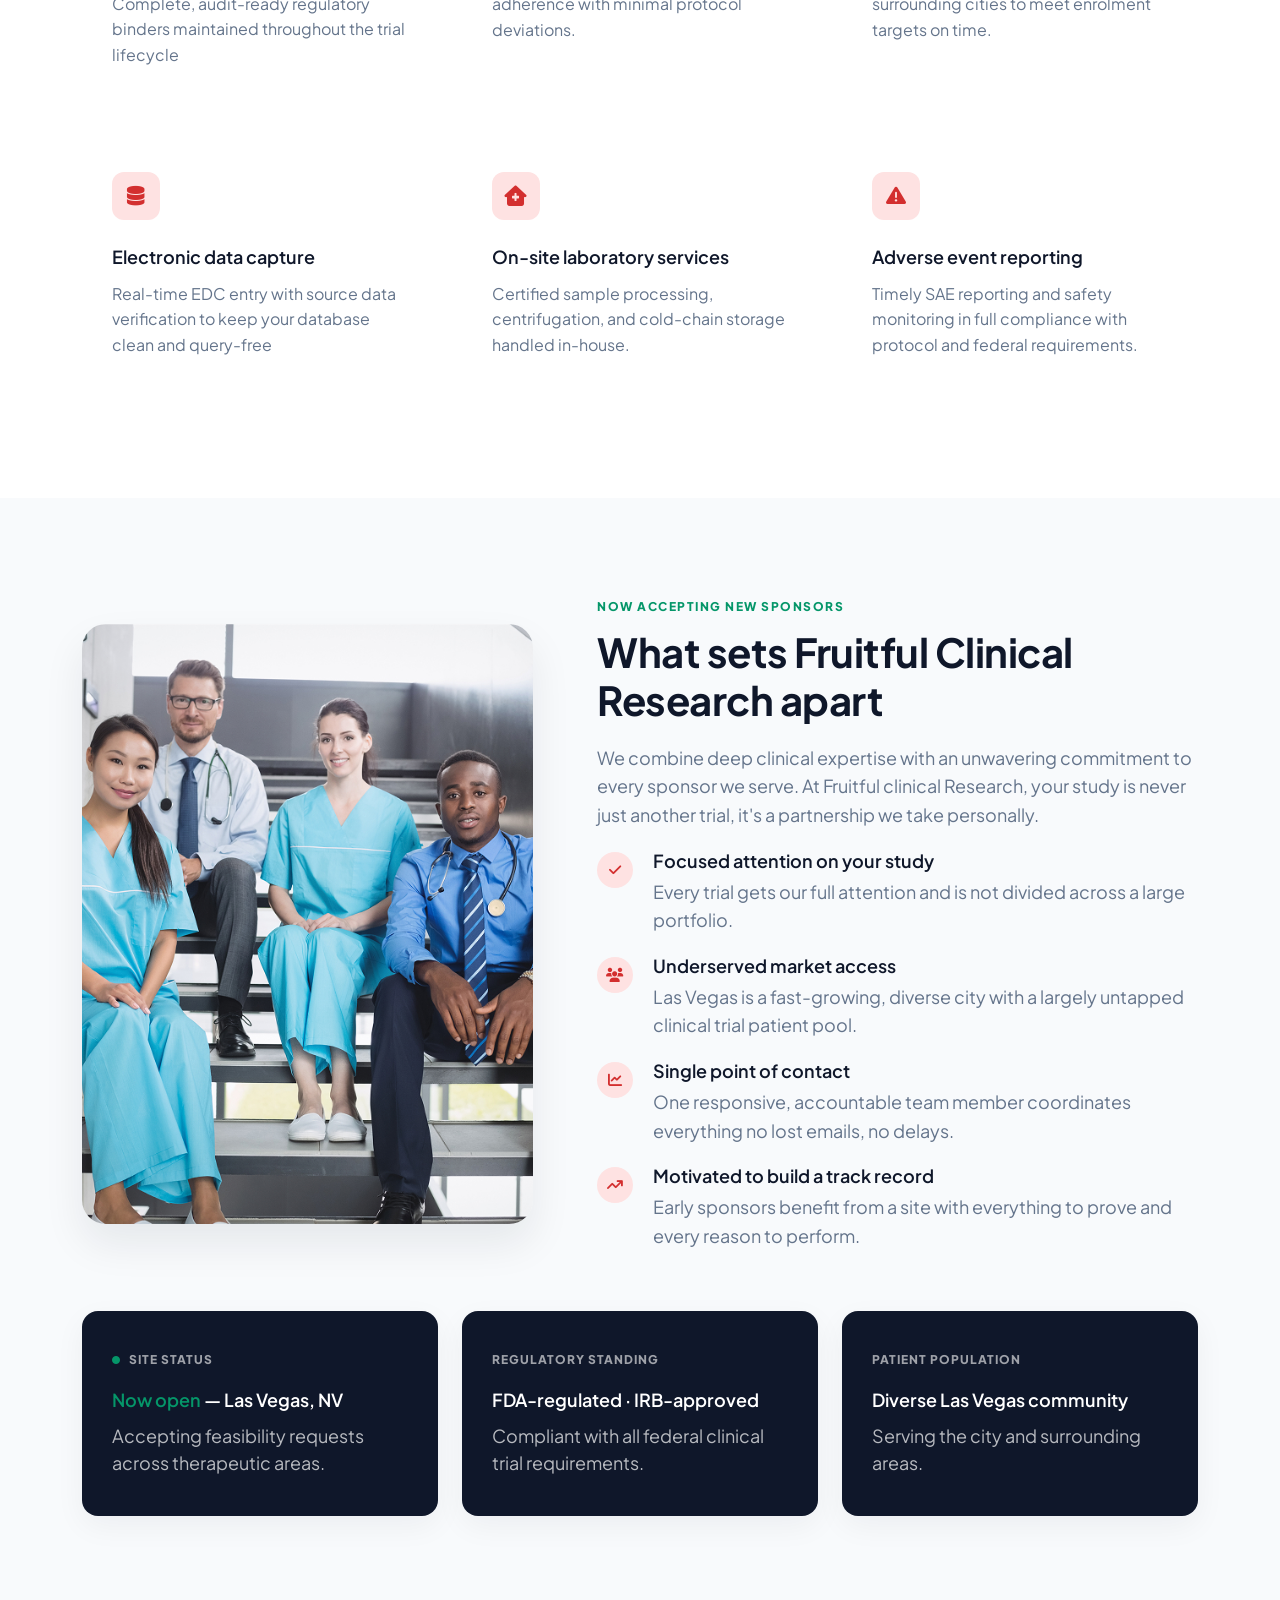
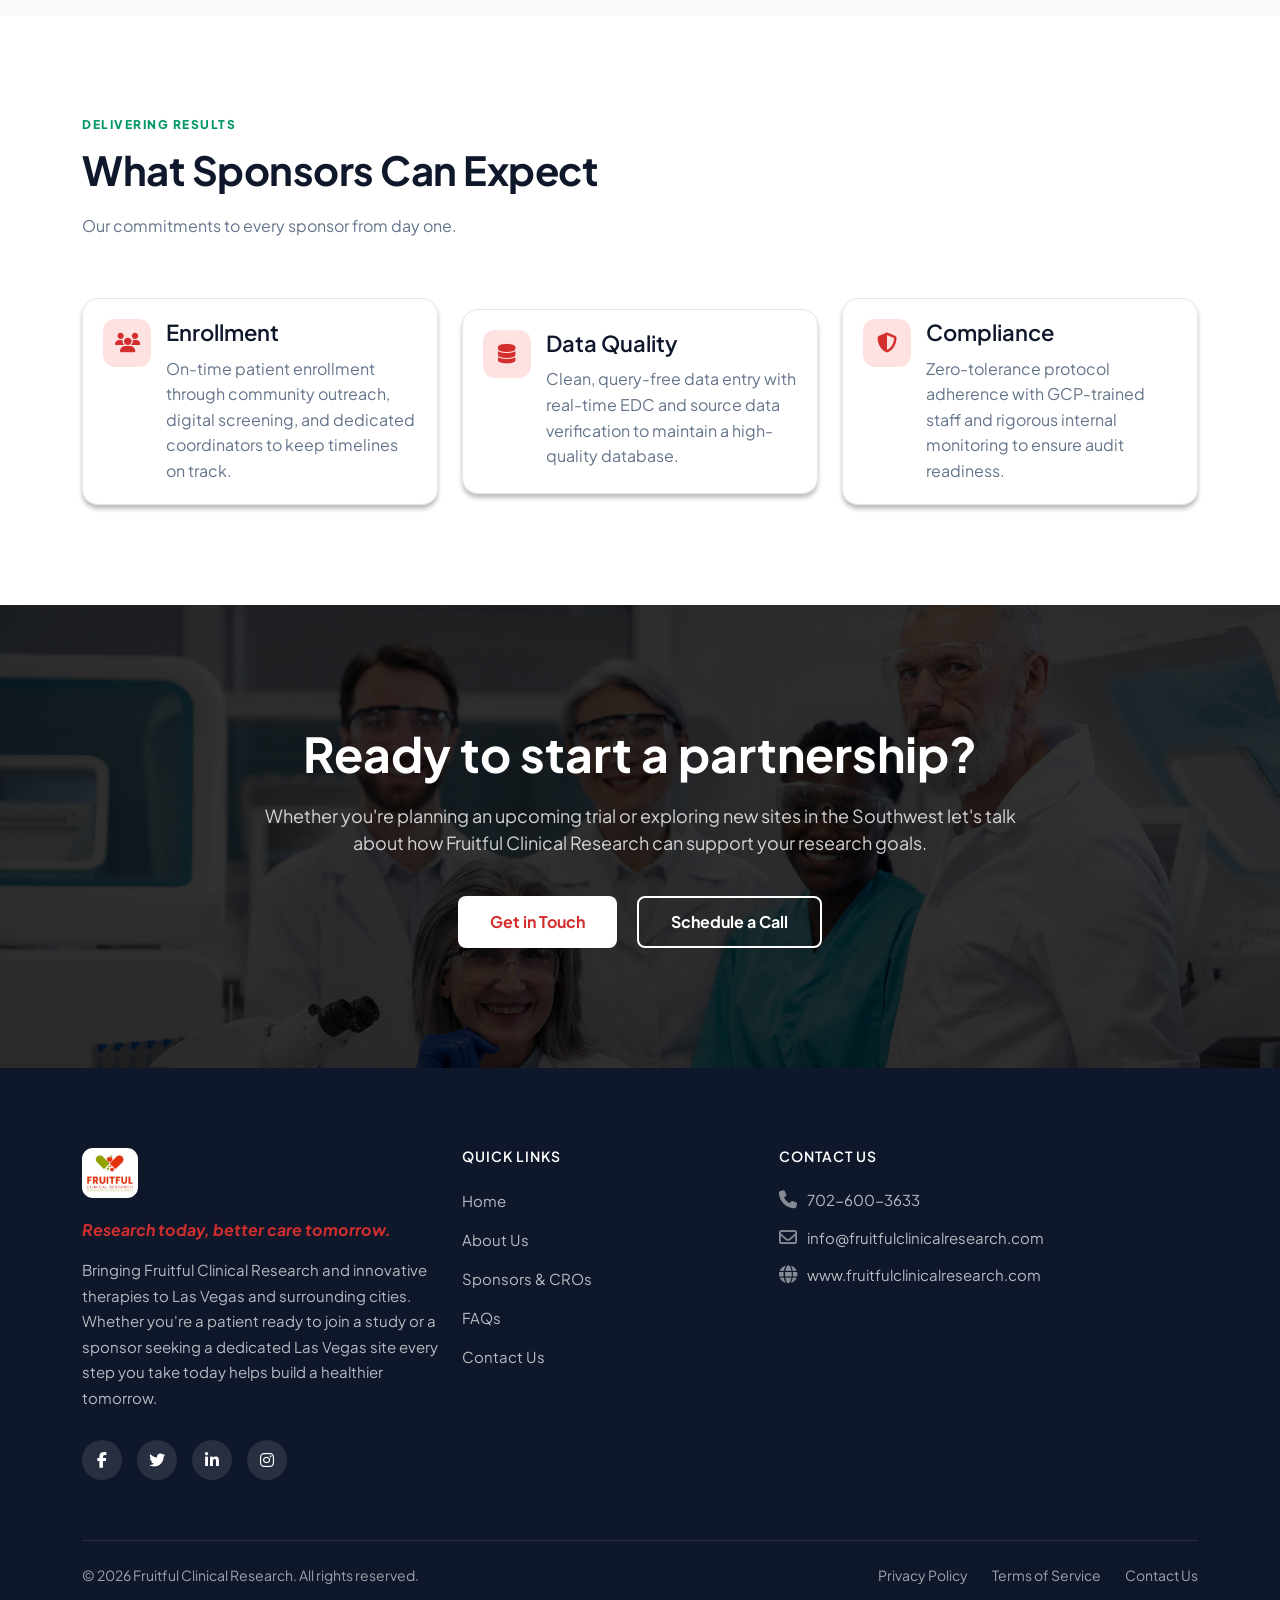
<file: sponsers.html>
<!DOCTYPE html>
<html lang="en">

<head>
    <meta charset="UTF-8">
    <meta name="viewport" content="width=device-width, initial-scale=1.0">
    <title>Fruitful Clinical Research - SPONSORS & CROS</title>
    <link rel="shortcut icon" href="assets/imgs/favicon.png" type="image/x-icon">
    <link href="https://cdn.jsdelivr.net/npm/bootstrap@5.2.3/dist/css/bootstrap.min.css" rel="stylesheet">
    <link rel="stylesheet" href="https://cdnjs.cloudflare.com/ajax/libs/font-awesome/6.5.1/css/all.min.css" />
    <link rel="stylesheet" href="https://cdn.jsdelivr.net/npm/bootstrap-icons@1.13.1/font/bootstrap-icons.min.css">
    <!-- <link href="https://unpkg.com/aos@2.3.1/dist/aos.css" rel="stylesheet"> -->
    <link rel="stylesheet" href="assets/css/style.css">
</head>

<body>
    <header class="site-header">
        <div class="container">
            <nav class="navbar navbar-expand-lg">
                <a class="navbar-brand" href="index.html">
                    <img src="assets/imgs/logo.svg" alt="Fruitful Clinical Research">
                </a>
                <button class="navbar-toggler" type="button" data-bs-toggle="collapse" data-bs-target="#siteNav">
                    <span class="navbar-toggler-icon"></span>
                </button>
                <div class="collapse navbar-collapse" id="siteNav">
                    <ul class="navbar-nav mx-auto nav-links">
                        <li class="nav-item"><a class="nav-link" href="index.html">Home</a></li>
                        <li class="nav-item"><a class="nav-link" href="about.html">About Us</a></li>
                        <li class="nav-item"><a class="nav-link" href="studies.html">Studies</a></li>
                        <li class="nav-item"><a class="nav-link active" href="sponsers.html">Sponsors & CROs</a></li>
                        <li class="nav-item"><a class="nav-link" href="faqs.html">FAQs</a></li>
                        <li class="nav-item"><a class="nav-link" href="contact.html">Contact Us</a></li>
                    </ul>
                    <div class="nav-actions">
                        <a href="contact.html" class="btn-primary">Get in Touch</a>
                    </div>
                </div>
            </nav>
        </div>
    </header>

    <main>
        <section class="sponsors-hero">
            <div class="container">
                <div class="row align-items-center">
                    <div class="col-lg-7" data-aos="fade-right">
                        <div class="hero-content">
                            <span class="badge-pill">Partnerships</span>
                            <h1 class="hero-title">Collaborating with<br><span class="highlight-red">Sponsors &
                                    CROs</span></h1>
                            <p class="hero-description">Partner with a site where your research truly bears fruit. At
                                Fruitful Clinical Research, we give every study the care and attention it needs to
                                deliver results you can be proud of.</p>

                            <div class="hero-features-grid">
                                <div class="feature-list-item">
                                    <div class="feature-heading">
                                        <i class="fa-solid fa-circle dot-green"></i>
                                        <h6>Accelerated Enrollment & Delivery</h6>
                                    </div>
                                    <ul>
                                        <li>Access to ready-to-engage patient populations</li>
                                        <li>Proven recruitment strategies that reduce timelines</li>
                                        <li>Faster study startup and site activation</li>
                                        <li>Consistent on-time milestone achievement</li>
                                    </ul>
                                </div>
                                <div class="feature-list-item">
                                    <div class="feature-heading">
                                        <i class="fa-solid fa-circle dot-green"></i>
                                        <h6>Operational Excellence</h6>
                                    </div>
                                    <ul>
                                        <li>Streamlined workflows and efficient study coordination</li>
                                        <li>Dedicated regulatory and administrative support</li>
                                        <li>Proactive issue resolution to avoid delays</li>
                                        <li>Reliable, transparent communication with sponsors/CROs</li>
                                    </ul>
                                </div>
                                <div class="feature-list-item">
                                    <div class="feature-heading">
                                        <i class="fa-solid fa-circle dot-green"></i>
                                        <h6>Superior Data Quality & Compliance</h6>
                                    </div>
                                    <ul>
                                        <li>Experienced investigators and trained study teams</li>
                                        <li>Strict adherence to GCP and regulatory standards</li>
                                        <li>High-quality, audit-ready data with minimal queries</li>
                                        <li>Strong track record in inspection readiness</li>
                                    </ul>
                                </div>
                                <div class="feature-list-item">
                                    <div class="feature-heading">
                                        <i class="fa-solid fa-circle dot-green"></i>
                                        <h6>Patient-Centric Approach & Retention</h6>
                                    </div>
                                    <ul>
                                        <li>Focus on patient experience, safety, and engagement</li>
                                        <li>High retention rates and low dropout levels</li>
                                        <li>Flexible scheduling and ongoing patient support</li>
                                        <li>Strong community trust and referral network</li>
                                    </ul>
                                </div>
                            </div>
                        </div>
                    </div>
                    <div class="col-lg-5" data-aos="fade-left">
                        <div class="hero-image-wrapper">
                            <img src="assets/imgs/sp1.jpg" alt="Team collaborating">
                        </div>
                    </div>
                </div>
            </div>
        </section>

        <section class="sponsors-capabilities">
            <div class="container">
                <div class="row align-items-center section-header" data-aos="fade-up">
                    <div class="col-lg-6">
                        <span class="section-kicker">OUR CAPABILITIES</span>
                        <h2 class="section-title">Comprehensive research<br>support for every study</h2>
                    </div>
                    <div class="col-lg-6">
                        <p class="header-description border-left-accent">From feasibility through close-out, our team
                            provides end-to-end support designed to keep your trial on track, your data clean, and your
                            participants engaged.</p>
                    </div>
                </div>

                <div class="capabilities-grid">
                    <div class="capability-card" data-aos="fade-up" data-aos-delay="100">
                        <div class="icon-box-red"><i class="fa-solid fa-file-contract"></i></div>
                        <h4>Regulatory document management.</h4>
                        <p>Complete, audit-ready regulatory binders maintained throughout the trial lifecycle</p>
                    </div>
                    <div class="capability-card" data-aos="fade-up" data-aos-delay="200">
                        <div class="icon-box-red"><i class="fa-solid fa-shield-halved"></i></div>
                        <h4>Protocol & GCP compliance</h4>
                        <p>GCP-trained coordinators ensure strict adherence with minimal protocol deviations.</p>
                    </div>
                    <div class="capability-card" data-aos="fade-up" data-aos-delay="300">
                        <div class="icon-box-red"><i class="fa-solid fa-users-viewfinder"></i></div>
                        <h4>Patient recruitment & retention</h4>
                        <p>Active outreach across Las Vegas and surrounding cities to meet enrolment targets on time.
                        </p>
                    </div>
                    <div class="capability-card" data-aos="fade-up" data-aos-delay="400">
                        <div class="icon-box-red"><i class="fa-solid fa-database"></i></div>
                        <h4>Electronic data capture</h4>
                        <p>Real-time EDC entry with source data verification to keep your database clean and query-free
                        </p>
                    </div>
                    <div class="capability-card" data-aos="fade-up" data-aos-delay="500">
                        <div class="icon-box-red"><i class="fa-solid fa-house-medical"></i></div>
                        <h4>On-site laboratory services</h4>
                        <p>Certified sample processing, centrifugation, and cold-chain storage handled in-house.</p>
                    </div>
                    <div class="capability-card" data-aos="fade-up" data-aos-delay="600">
                        <div class="icon-box-red"><i class="fa-solid fa-triangle-exclamation"></i></div>
                        <h4>Adverse event reporting</h4>
                        <p>Timely SAE reporting and safety monitoring in full compliance with protocol and federal
                            requirements.</p>
                    </div>
                </div>
            </div>
        </section>

        <section class="sponsors-differentiators">
            <div class="container">
                <div class="row align-items-center">
                    <div class="col-lg-5" data-aos="fade-right">
                        <div class="diff-image-wrapper">
                            <img src="assets/imgs/sp2.jpg" alt="Medical team on stairs">
                        </div>
                    </div>
                    <div class="col-lg-7" data-aos="fade-left">
                        <div class="diff-content">
                            <span class="section-kicker color-red">NOW ACCEPTING NEW SPONSORS</span>
                            <h2 class="section-title">What sets Fruitful Clinical Research apart</h2>
                            <p class="diff-description">We combine deep clinical expertise with an unwavering commitment
                                to every sponsor we serve. At Fruitful clinical Research, your study is never just
                                another trial, it's a partnership we take personally.</p>

                            <div class="diff-list">
                                <div class="diff-item">
                                    <div class="icon-box-red-small"><i class="fa-solid fa-check"></i></div>
                                    <div class="diff-text">
                                        <h5>Focused attention on your study</h5>
                                        <p>Every trial gets our full attention and is not divided across a large
                                            portfolio.</p>
                                    </div>
                                </div>
                                <div class="diff-item">
                                    <div class="icon-box-red-small"><i class="fa-solid fa-users"></i></div>
                                    <div class="diff-text">
                                        <h5>Underserved market access</h5>
                                        <p>Las Vegas is a fast-growing, diverse city with a largely untapped clinical
                                            trial patient pool.</p>
                                    </div>
                                </div>
                                <div class="diff-item">
                                    <div class="icon-box-red-small"><i class="fa-solid fa-chart-line"></i></div>
                                    <div class="diff-text">
                                        <h5>Single point of contact</h5>
                                        <p>One responsive, accountable team member coordinates everything no lost
                                            emails, no delays.</p>
                                    </div>
                                </div>
                                <div class="diff-item">
                                    <div class="icon-box-red-small"><i class="fa-solid fa-arrow-trend-up"></i></div>
                                    <div class="diff-text">
                                        <h5>Motivated to build a track record</h5>
                                        <p>Early sponsors benefit from a site with everything to prove and every reason
                                            to perform.</p>
                                    </div>
                                </div>
                            </div>
                        </div>
                    </div>
                </div>

                <div class="row info-cards-grid">
                    <div class="col-lg-4 col-md-6" data-aos="fade-up" data-aos-delay="100">
                        <div class="dark-info-card text-left">
                            <div class="card-kicker"><i class="fa-solid fa-circle dot-green"></i> SITE STATUS</div>
                            <h5><span class="color-green">Now open</span> — Las Vegas, NV</h5>
                            <p>Accepting feasibility requests across therapeutic areas.</p>
                        </div>
                    </div>
                    <div class="col-lg-4 col-md-6" data-aos="fade-up" data-aos-delay="200">
                        <div class="dark-info-card text-left">
                            <div class="card-kicker">REGULATORY STANDING</div>
                            <h5>FDA-regulated · IRB-approved</h5>
                            <p>Compliant with all federal clinical trial requirements.</p>
                        </div>
                    </div>
                    <div class="col-lg-4 col-md-6" data-aos="fade-up" data-aos-delay="300">
                        <div class="dark-info-card text-left">
                            <div class="card-kicker">PATIENT POPULATION</div>
                            <h5>Diverse Las Vegas community</h5>
                            <p>Serving the city and surrounding areas.</p>
                        </div>
                    </div>
                </div>
            </div>
        </section>

        <section class="sponsors-results">
            <div class="container">
                <div class="results-header" data-aos="fade-up">
                    <span class="section-kicker">DELIVERING RESULTS</span>
                    <h2 class="section-title">What Sponsors Can Expect</h2>
                    <p class="section-description">Our commitments to every sponsor from day one.</p>
                </div>

                <div class="row align-items-center">
                    <div class="col-lg-4 col-md-6 col-sm-12" data-aos="fade-right">
                        <div class="result-item">
                            <div class="icon-box-red"><i class="fa-solid fa-users"></i></div>
                            <div class="result-text">
                                <h4>Enrollment</h4>
                                <p>On-time patient enrollment through community outreach, digital screening, and
                                    dedicated coordinators to keep timelines on track.</p>
                            </div>
                        </div>
                    </div>
                    <div class="col-lg-4 col-md-6 col-sm-12" data-aos="fade-right">
                        <div class="result-item">
                            <div class="icon-box-red"><i class="fa-solid fa-database"></i></div>
                            <div class="result-text">
                                <h4>Data Quality</h4>
                                <p>Clean, query-free data entry with real-time EDC and source data verification to
                                    maintain a high-quality database.</p>
                            </div>
                        </div>

                    </div>
                    <div class="col-lg-4 col-md-6 col-sm-12" data-aos="fade-right">
                        <div class="result-item">
                            <div class="icon-box-red"><i class="fa-solid fa-shield-halved"></i></div>
                            <div class="result-text">
                                <h4>Compliance</h4>
                                <p>Zero-tolerance protocol adherence with GCP-trained staff and rigorous internal
                                    monitoring to ensure audit readiness.</p>
                            </div>
                        </div>
                    </div>
                    <div class="col-lg-5 d-none" data-aos="fade-left">
                        <div class="integrity-card">
                            <span class="section-kicker">CLINICAL INTEGRITY</span>
                            <div class="integrity-list">
                                <div class="integrity-item">
                                    <i class="fa-solid fa-circle-check check-green"></i>
                                    <div>
                                        <h6>1st FDA-regulated & IRB-approved</h6>
                                        <p>All trials meet federal safety requirements.</p>
                                    </div>
                                </div>
                                <div class="integrity-item">
                                    <i class="fa-solid fa-circle-check check-green"></i>
                                    <div>
                                        <h6>No cost to participants</h6>
                                        <p>Study care and medication are always free.</p>
                                    </div>
                                </div>
                                <div class="integrity-item">
                                    <i class="fa-solid fa-circle-check check-green"></i>
                                    <div>
                                        <h6>Serving Las Vegas & surrounding cities</h6>
                                        <p>Bringing clinical trials to the local community.</p>
                                    </div>
                                </div>
                            </div>
                        </div>
                    </div>
                </div>
            </div>
        </section>

        <section class="sponsors-cta">
            <div class="cta-overlay"></div>
            <div class="container">
                <div class="cta-content" data-aos="fade-up">
                    <h2 class="cta-title">Ready to start a partnership?</h2>
                    <p class="cta-description">Whether you're planning an upcoming trial or exploring new sites in the
                        Southwest let's talk about how Fruitful Clinical Research can support your research goals.</p>
                    <div class="cta-buttons">
                        <a href="contact.html" class="btn-white">Get in Touch</a>
                        <a href="contact.html" class="btn-outline-white">Schedule a Call</a>
                    </div>
                </div>
            </div>
        </section>

    </main>

    <footer class="site-footer">
        <div class="container">
            <div class="row footer-top">
                <div class="col-lg-4">
                    <div class="footer-brand">
                        <img src="assets/imgs/logo.svg" alt="Fruitful Logo">
                        <p class="brand-kicker">Research today, better care tomorrow.</p>
                        <p class="brand-description">Bringing Fruitful Clinical Research and innovative therapies to Las
                            Vegas and surrounding cities. Whether you're a patient ready to join a study or a sponsor
                            seeking a dedicated Las Vegas site every step you take today helps build a healthier
                            tomorrow.</p>

                        <div class="social-links">
                            <a href="#" aria-label="Facebook"><i class="fa-brands fa-facebook-f"></i></a>
                            <a href="#" aria-label="Twitter"><i class="fa-brands fa-twitter"></i></a>
                            <a href="#" aria-label="LinkedIn"><i class="fa-brands fa-linkedin-in"></i></a>
                            <a href="#" aria-label="Instagram"><i class="fa-brands fa-instagram"></i></a>
                        </div>
                    </div>
                </div>
                <div class="col-lg-8">
                    <div class="row">
                        <div class="col-md-5 col-sm-6">
                            <div class="footer-widget">
                                <h5>QUICK LINKS</h5>
                                <ul>
                                    <li><a href="index.html">Home</a></li>
                                    <li><a href="about.html">About Us</a></li>
                                    <li><a href="sponsers.html">Sponsors & CROs</a></li>
                                    <li><a href="faqs.html">FAQs</a></li>
                                    <li><a href="contact.html">Contact Us</a></li>
                                </ul>
                            </div>
                        </div>
                        <div class="col-md-7 col-sm-12">
                            <div class="footer-widget">
                                <h5>Contact Us</h5>
                                <ul class="contact-list">
                                    <li><a href="tel:702-600-3633"><i class="fa-solid fa-phone"></i> 702-600-3633</a>
                                    </li>
                                    <li><a href="mailto:info@fruitfulclinicalresearch.com"><i
                                                class="fa-regular fa-envelope"></i>
                                            info@fruitfulclinicalresearch.com</a></li>
                                    <li><a href="http://www.fruitfulclinicalresearch.com" target="_blank"><i
                                                class="fa-solid fa-globe"></i>
                                           www.fruitfulclinicalresearch.com</a></li>
                                </ul>
                            </div>
                        </div>
                    </div>
                </div>
            </div>
            <div class="footer-bottom">
                <p>© 2026 Fruitful Clinical Research. All rights reserved.</p>
                <div class="legal-links">
                    <a href="#">Privacy Policy</a>
                    <a href="#">Terms of Service</a>
                    <a href="contact.html">Contact Us</a>
                </div>
            </div>
        </div>
    </footer>

    <button id="backToTop" aria-label="Back to top"> <i class="bi bi-arrow-up"></i> </button>

    <script src="https://cdn.jsdelivr.net/npm/bootstrap@5.2.3/dist/js/bootstrap.bundle.min.js"></script>
    <!-- <script src="https://unpkg.com/aos@2.3.1/dist/aos.js"></script> -->
    <script src="assets/js/script.js"></script>

    <!-- <script>
        const isMobile = window.innerWidth < 768;

        AOS.init({
            duration: 1000,
            once: true
        });

        if (isMobile) {
            document.querySelectorAll('[data-aos="fade-left"], [data-aos="fade-right"]')
                .forEach(el => {
                    el.setAttribute('data-aos', 'fade-up');
                });
        }
    </script> -->
</body>

</html>
</file>
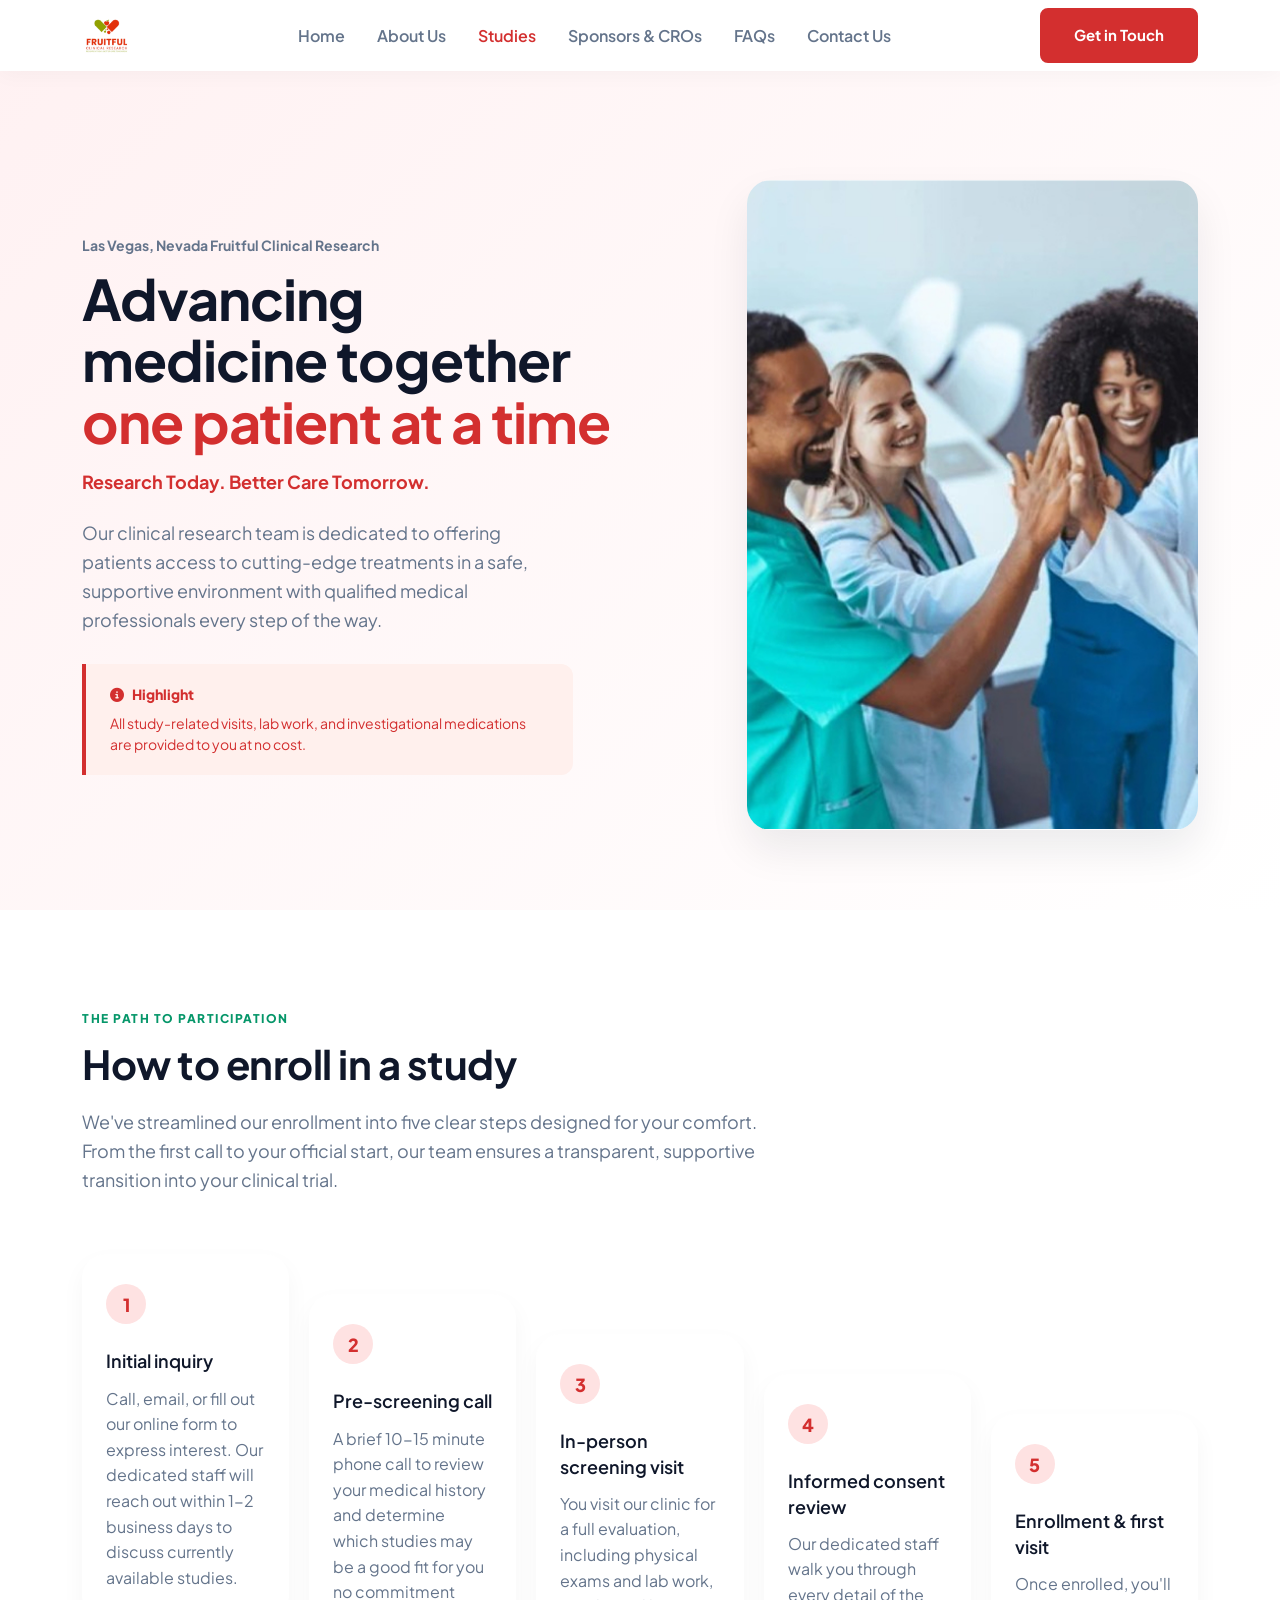
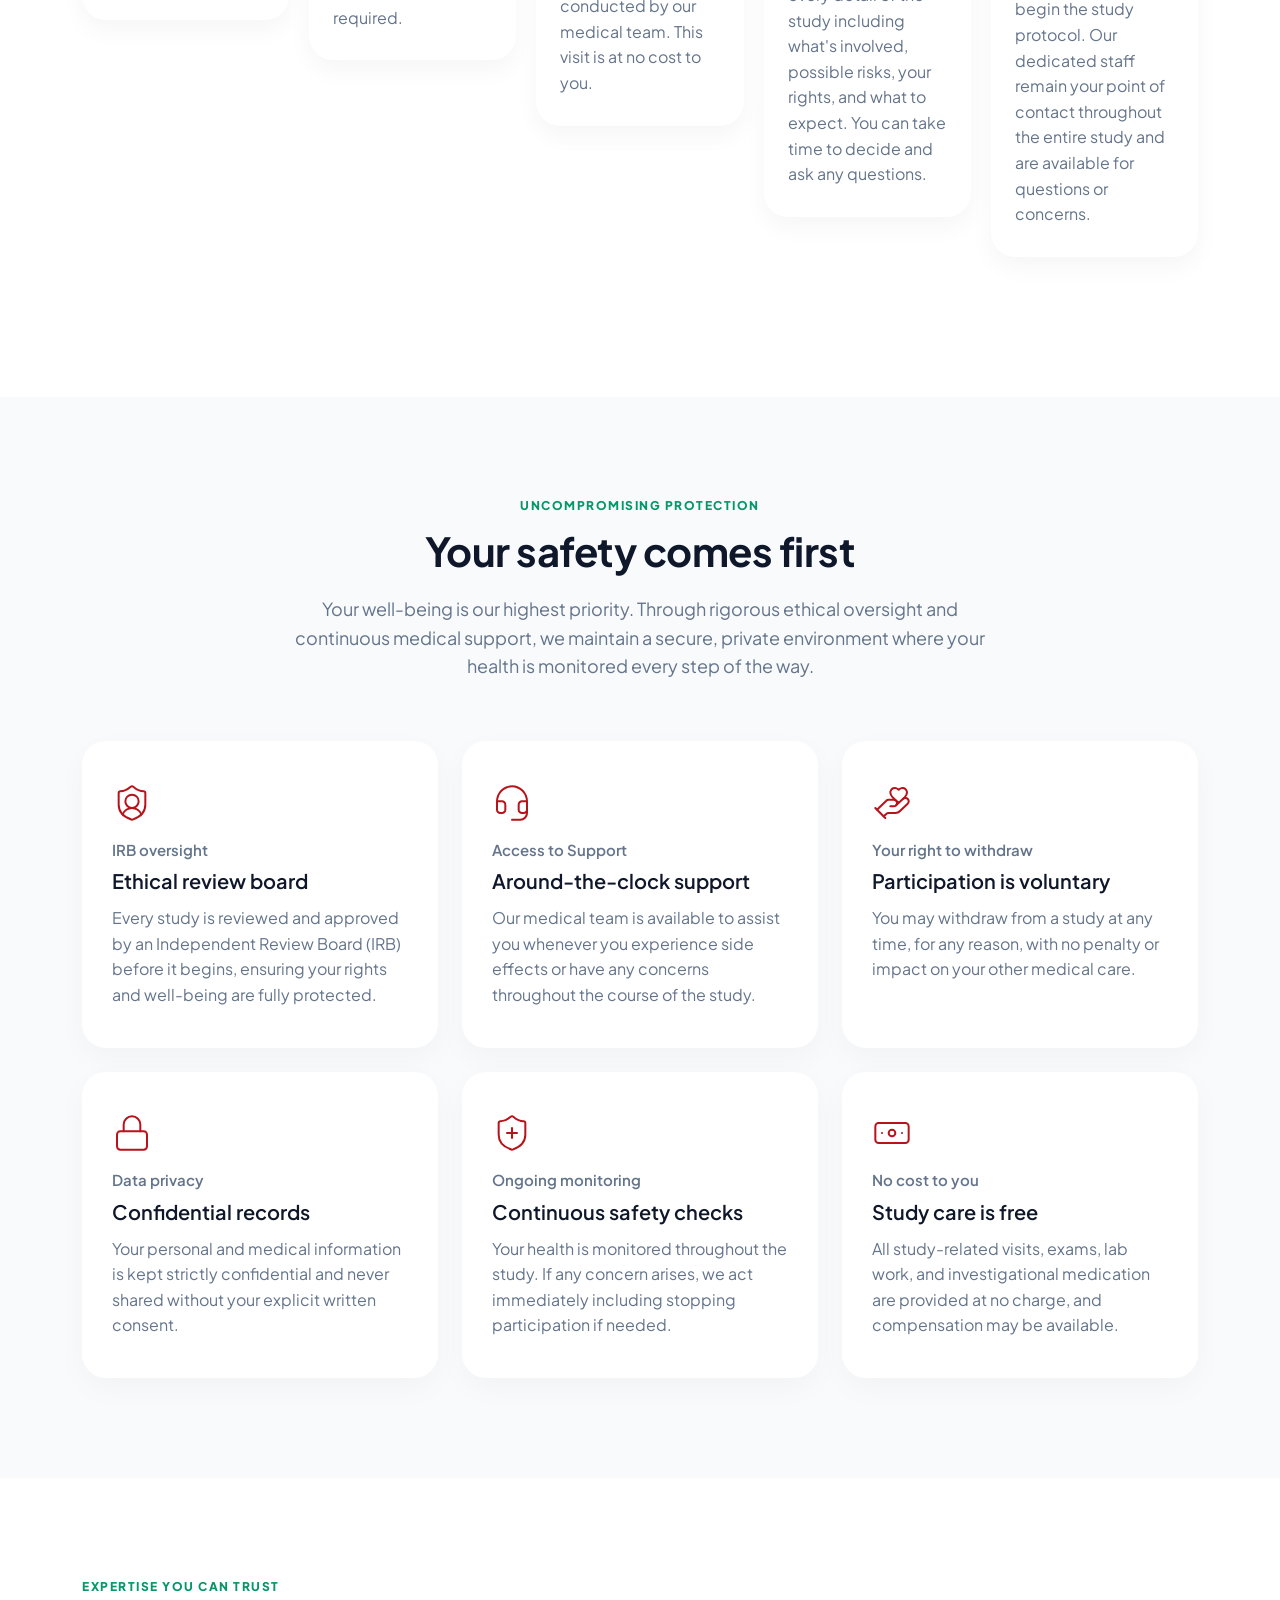
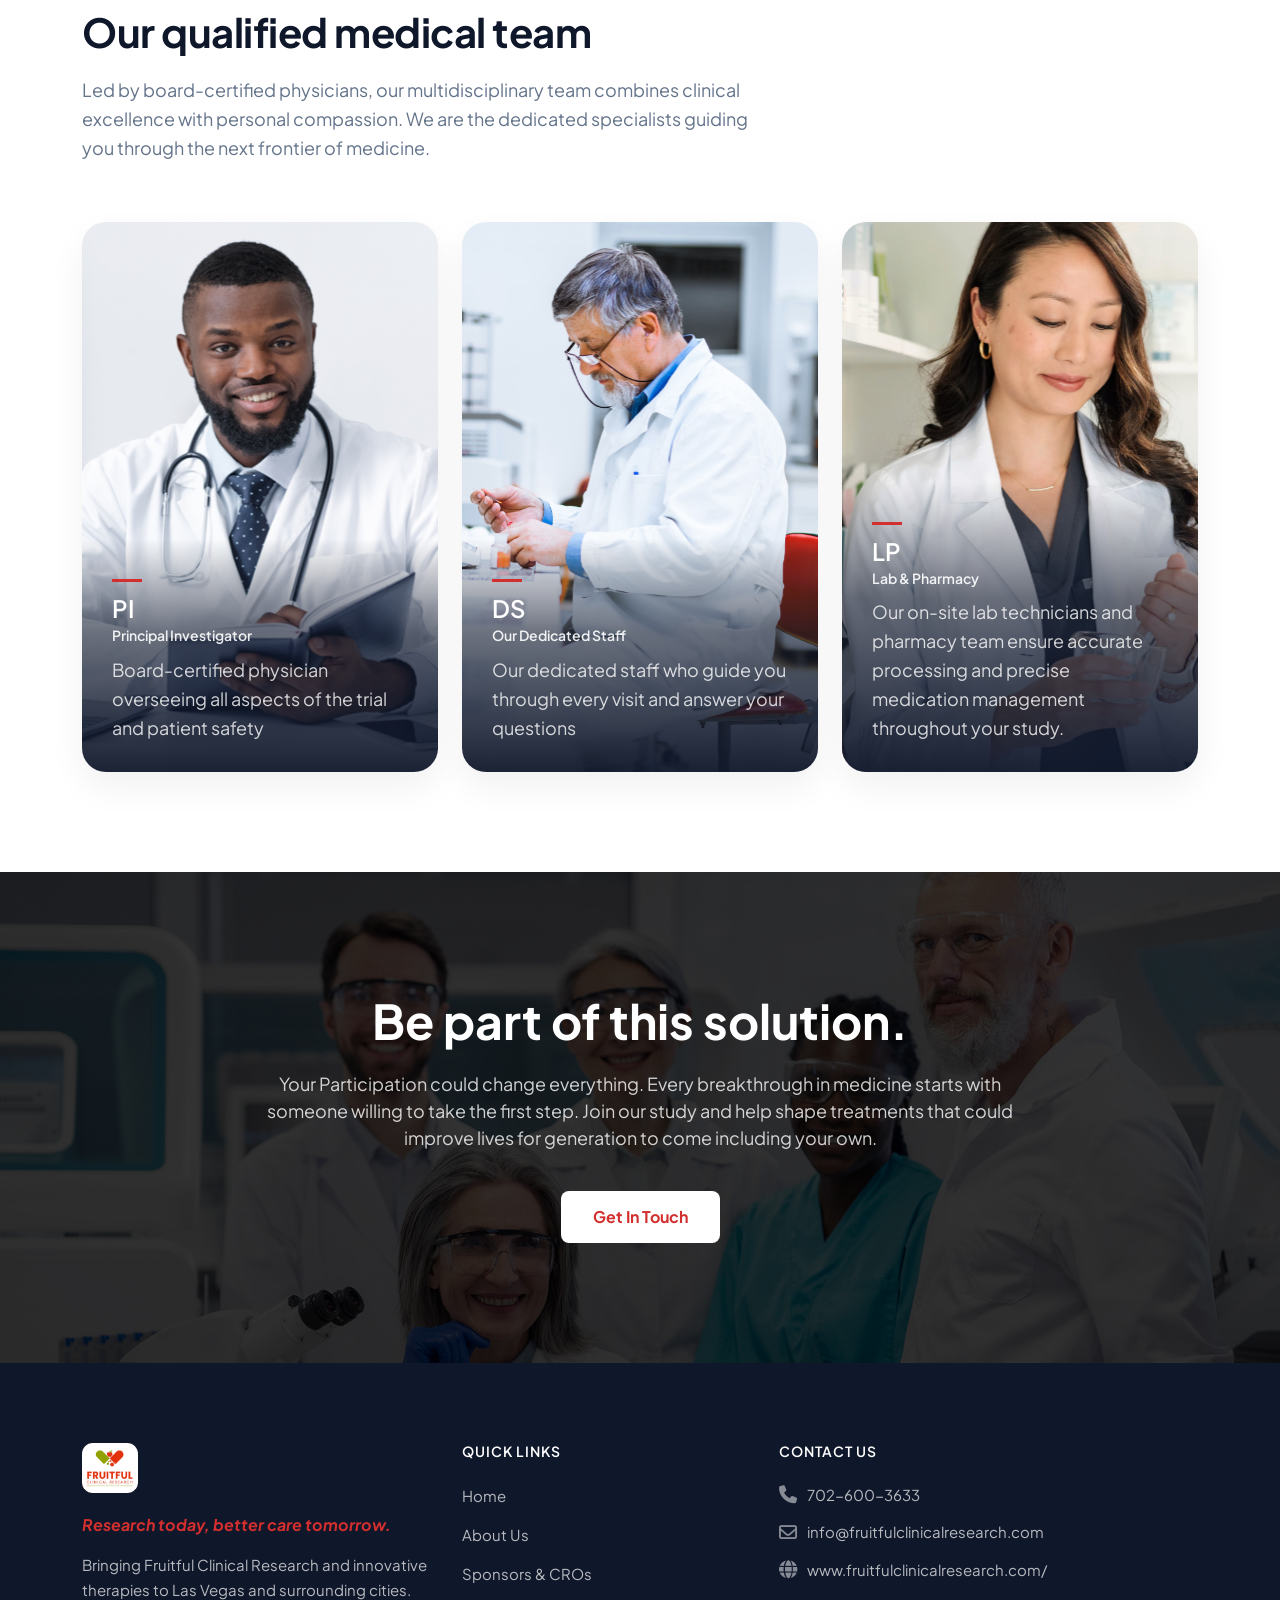
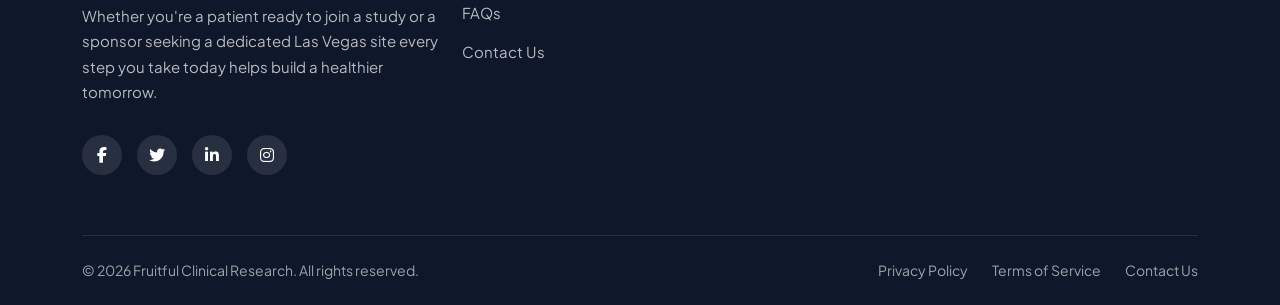
<file: studies.html>
<!DOCTYPE html>
<html lang="en">

<head>
    <meta charset="UTF-8">
    <meta name="viewport" content="width=device-width, initial-scale=1.0">
    <title>Fruitful Clinical Research - STUDIES</title>
    <link rel="shortcut icon" href="assets/imgs/favicon.png" type="image/x-icon">
    <link href="https://cdn.jsdelivr.net/npm/bootstrap@5.2.3/dist/css/bootstrap.min.css" rel="stylesheet">
    <link rel="stylesheet" href="https://cdnjs.cloudflare.com/ajax/libs/font-awesome/6.5.1/css/all.min.css" />
        <link rel="stylesheet" href="https://cdn.jsdelivr.net/npm/bootstrap-icons@1.13.1/font/bootstrap-icons.min.css">
    <!-- <link href="https://unpkg.com/aos@2.3.1/dist/aos.css" rel="stylesheet"> -->
    <link rel="stylesheet" href="assets/css/style.css">
</head>

<body> 
    <header class="site-header">
        <div class="container">
            <nav class="navbar navbar-expand-lg">
                <a class="navbar-brand" href="index.html">
                    <img src="assets/imgs/logo.svg" alt="Fruitful Clinical Research">
                </a>
                <button class="navbar-toggler" type="button" data-bs-toggle="collapse" data-bs-target="#siteNav">
                    <span class="navbar-toggler-icon"></span>
                </button>
                <div class="collapse navbar-collapse" id="siteNav">
                    <ul class="navbar-nav mx-auto nav-links">
                        <li class="nav-item"><a class="nav-link" href="index.html">Home</a></li>
                        <li class="nav-item"><a class="nav-link" href="about.html">About Us</a></li>
                        <li class="nav-item"><a class="nav-link active" href="studies.html">Studies</a></li>
                        <li class="nav-item"><a class="nav-link" href="sponsers.html">Sponsors & CROs</a></li>
                        <li class="nav-item"><a class="nav-link" href="faqs.html">FAQs</a></li>
                        <li class="nav-item"><a class="nav-link" href="contact.html">Contact Us</a></li>
                    </ul>
                    <div class="nav-actions">
                        <a href="contact.html" class="btn-primary">Get in Touch</a>
                    </div>
                </div>
            </nav>
        </div>
    </header>

    <main>
        <section class="studies-hero-v2">
            <div class="container">
                <div class="row align-items-center justify-content-between">
                    <div class="col-lg-6" data-aos="fade-right">
                        <div class="hero-content">
                            <span class="hero-super-kicker">Las Vegas, Nevada Fruitful Clinical Research</span>
                            <h1 class="hero-title">Advancing<br>medicine together<br><span class="highlight-red">one patient at a time</span></h1>
                            <p class="hero-subtitle highlight-red">Research Today. Better Care Tomorrow.</p>
                            <p class="hero-description">Our clinical research team is dedicated to offering patients access to cutting-edge treatments in a safe, supportive environment with qualified medical professionals every step of the way.</p>
                            
                            <div class="hero-highlight-box">
                                <div class="highlight-header">
                                    <i class="fa-solid fa-circle-info"></i>
                                    <span>Highlight</span>
                                </div>
                                <p>All study-related visits, lab work, and investigational medications are provided to you at no cost.</p>
                            </div>
                        </div>
                    </div>
                    <div class="col-lg-5 col-md-6 col-sm-12" data-aos="fade-left">
                        <div class="hero-image-wrapper">
                            <img src="assets/imgs/stv1.jpg" alt="Medical Team High Five">
                        </div>
                    </div>
                </div>
            </div>
        </section>

        <section class="studies-enrollment">
            <div class="container">
                <div class="enrollment-header" data-aos="fade-up">
                    <span class="section-kicker color-red">THE PATH TO PARTICIPATION</span>
                    <h2 class="section-title">How to enroll in a study</h2>
                    <p class="enrollment-desc">We've streamlined our enrollment into five clear steps designed for your comfort. From the first call to your official start, our team ensures a transparent, supportive transition into your clinical trial.</p>
                </div>

                <div class="enrollment-steps-container">
                    <div class="step-card" data-aos="fade-up" data-aos-delay="100">
                        <div class="step-number">1</div>
                        <h5>Initial inquiry</h5>
                        <p>Call, email, or fill out our online form to express interest. Our dedicated staff will reach out within 1-2 business days to discuss currently available studies.</p>
                    </div>
                    <div class="step-card step-cascade-1" data-aos="fade-up" data-aos-delay="200">
                        <div class="step-number">2</div>
                        <h5>Pre-screening call</h5>
                        <p>A brief 10-15 minute phone call to review your medical history and determine which studies may be a good fit for you no commitment required.</p>
                    </div>
                    <div class="step-card step-cascade-2" data-aos="fade-up" data-aos-delay="300">
                        <div class="step-number">3</div>
                        <h5>In-person screening visit</h5>
                        <p>You visit our clinic for a full evaluation, including physical exams and lab work, conducted by our medical team. This visit is at no cost to you.</p>
                    </div>
                    <div class="step-card step-cascade-3" data-aos="fade-up" data-aos-delay="400">
                        <div class="step-number">4</div>
                        <h5>Informed consent review</h5>
                        <p>Our dedicated staff walk you through every detail of the study including what's involved, possible risks, your rights, and what to expect. You can take time to decide and ask any questions.</p>
                    </div>
                    <div class="step-card step-cascade-4" data-aos="fade-up" data-aos-delay="500">
                        <div class="step-number">5</div>
                        <h5>Enrollment & first visit</h5>
                        <p>Once enrolled, you'll begin the study protocol. Our dedicated staff remain your point of contact throughout the entire study and are available for questions or concerns.</p>
                    </div>
                </div>
            </div>
        </section>

        <section class="studies-safety">
            <div class="container">
                <div class="safety-header text-center" data-aos="fade-up">
                    <span class="section-kicker color-red">UNCOMPROMISING PROTECTION</span>
                    <h2 class="section-title">Your safety comes first</h2>
                    <p class="safety-desc">Your well-being is our highest priority. Through rigorous ethical oversight and continuous medical support, we maintain a secure, private environment where your health is monitored every step of the way.</p>
                </div>

                <div class="safety-grid">
                    <div class="safety-card" data-aos="fade-up" data-aos-delay="100">
                        <div class="safety-icon"><img src="assets/imgs/pro1.svg" alt=""></div>
                        <span class="safety-label">IRB oversight</span>
                        <h4>Ethical review board</h4>
                        <p>Every study is reviewed and approved by an Independent Review Board (IRB) before it begins, ensuring your rights and well-being are fully protected.</p>
                    </div>
                    
                    <div class="safety-card" data-aos="fade-up" data-aos-delay="200">
                        <div class="safety-icon"><img src="assets/imgs/pro2.svg" alt=""></div>
                        <span class="safety-label">Access to Support</span>
                        <h4>Around-the-clock support</h4>
                        <p>Our medical team is available to assist you whenever you experience side effects or have any concerns throughout the course of the study.</p>
                    </div>
                    
                    <div class="safety-card" data-aos="fade-up" data-aos-delay="300">
                        <div class="safety-icon"><img src="assets/imgs/pro3.svg" alt=""></div>
                        <span class="safety-label">Your right to withdraw</span>
                        <h4>Participation is voluntary</h4>
                        <p>You may withdraw from a study at any time, for any reason, with no penalty or impact on your other medical care.</p>
                    </div>
                    
                    <div class="safety-card" data-aos="fade-up" data-aos-delay="400">
                        <div class="safety-icon"><img src="assets/imgs/pro4.svg" alt=""></div>
                        <span class="safety-label">Data privacy</span>
                        <h4>Confidential records</h4>
                        <p>Your personal and medical information is kept strictly confidential and never shared without your explicit written consent.</p>
                    </div>
                    
                    <div class="safety-card" data-aos="fade-up" data-aos-delay="500">
                        <div class="safety-icon"><img src="assets/imgs/pro5.svg" alt=""></div>
                        <span class="safety-label">Ongoing monitoring</span>
                        <h4>Continuous safety checks</h4>
                        <p>Your health is monitored throughout the study. If any concern arises, we act immediately including stopping participation if needed.</p>
                    </div>
                    
                    <div class="safety-card" data-aos="fade-up" data-aos-delay="600">
                        <div class="safety-icon"><img src="assets/imgs/pro6.svg" alt=""></div>
                        <span class="safety-label">No cost to you</span>
                        <h4>Study care is free</h4>
                        <p>All study-related visits, exams, lab work, and investigational medication are provided at no charge, and compensation may be available.</p>
                    </div>
                </div>
            </div>
        </section>

        <section class="studies-team">
            <div class="container">
                <div class="team-header" data-aos="fade-up">
                    <span class="section-kicker color-red">EXPERTISE YOU CAN TRUST</span>
                    <h2 class="section-title">Our qualified medical team</h2>
                    <p class="team-desc">Led by board-certified physicians, our multidisciplinary team combines clinical excellence with personal compassion. We are the dedicated specialists guiding you through the next frontier of medicine.</p>
                </div>

                <div class="team-grid">
                    <div class="team-card" data-aos="zoom-in" data-aos-delay="100">
                        <img src="assets/imgs/staff1.svg" alt="Principal Investigator">
                        <div class="team-overlay">
                            <div class="team-accent-line"></div>
                            <h5>PI</h5>
                            <h6>Principal Investigator</h6>
                            <p>Board-certified physician overseeing all aspects of the trial and patient safety</p>
                        </div>
                    </div>
                    
                    <div class="team-card" data-aos="zoom-in" data-aos-delay="200">
                        <img src="assets/imgs/staff2.svg" alt="Dedicated Staff">
                        <div class="team-overlay">
                            <div class="team-accent-line"></div>
                            <h5>DS</h5>
                            <h6>Our Dedicated Staff</h6>
                            <p>Our dedicated staff who guide you through every visit and answer your questions</p>
                        </div>
                    </div>
                    
                    <div class="team-card" data-aos="zoom-in" data-aos-delay="300">
                        <img src="assets/imgs/staff3.svg" alt="Lab & Pharmacy">
                        <div class="team-overlay">
                            <div class="team-accent-line"></div>
                            <h5>LP</h5>
                            <h6>Lab & Pharmacy</h6>
                            <p>Our on-site lab technicians and pharmacy team ensure accurate processing and precise medication management throughout your study.</p>
                        </div>
                    </div>
                </div>
            </div>
        </section>

        <section class="studies-cta">
            <div class="cta-overlay"></div>
            <div class="container">
                <div class="cta-content" data-aos="fade-up">
                    <h2 class="cta-title">Be part of this solution.</h2>
                    <p class="cta-description">Your Participation could change everything. Every breakthrough in medicine starts with someone willing to take the first step. Join our study and help shape treatments that could improve lives for generation to come including your own.</p>
                    <div class="cta-buttons">
                        <a href="contact.html" class="btn-white">Get In Touch</a>
                    </div>
                </div>
            </div>
        </section>
    </main>

    <footer class="site-footer">
        <div class="container">
            <div class="row footer-top">
                <div class="col-lg-4">
                    <div class="footer-brand">
                        <img src="assets/imgs/logo.svg" alt="Fruitful Logo">
                        <p class="brand-kicker">Research today, better care tomorrow.</p>
                        <p class="brand-description">Bringing Fruitful Clinical Research and innovative therapies to Las Vegas and surrounding cities. Whether you're a patient ready to join a study or a sponsor seeking a dedicated Las Vegas site every step you take today helps build a healthier tomorrow.</p>
                        
                        <div class="social-links">
                            <a href="#" aria-label="Facebook"><i class="fa-brands fa-facebook-f"></i></a>
                            <a href="#" aria-label="Twitter"><i class="fa-brands fa-twitter"></i></a>
                            <a href="#" aria-label="LinkedIn"><i class="fa-brands fa-linkedin-in"></i></a>
                            <a href="#" aria-label="Instagram"><i class="fa-brands fa-instagram"></i></a>
                        </div>
                    </div>
                </div>
                <div class="col-lg-8">
                    <div class="row">
                        <div class="col-md-5 col-sm-6">
                            <div class="footer-widget">
                                <h5>QUICK LINKS</h5>
                                <ul>
                                    <li><a href="index.html">Home</a></li>
                                    <li><a href="about.html">About Us</a></li>
                                    <li><a href="sponsers.html">Sponsors & CROs</a></li>
                                    <li><a href="faqs.html">FAQs</a></li>
                                    <li><a href="contact.html">Contact Us</a></li>
                                </ul>
                            </div>
                        </div>
                        <div class="col-md-7 col-sm-12">
                            <div class="footer-widget">
                                <h5>Contact Us</h5>
                                <ul class="contact-list">
                                    <li><a href="tel:702-600-3633"><i class="fa-solid fa-phone"></i> 702-600-3633</a></li>
                                    <li><a href="mailto:info@fruitfulclinicalresearch.com"><i class="fa-regular fa-envelope"></i> info@fruitfulclinicalresearch.com</a></li>
                                    <li><a href="http://www.fruitfulclinicalresearch.com/" target="_blank"><i class="fa-solid fa-globe"></i>www.fruitfulclinicalresearch.com/</a></li>
                                </ul>
                            </div>
                        </div>
                    </div>
                </div>
            </div>
            <div class="footer-bottom">
                <p>© 2026 Fruitful Clinical Research. All rights reserved.</p>
                <div class="legal-links">
                    <a href="#">Privacy Policy</a>
                    <a href="#">Terms of Service</a>
                    <a href="contact.html">Contact Us</a>
                </div>
            </div>
        </div>
    </footer>

    <button id="backToTop" aria-label="Back to top"> <i class="bi bi-arrow-up"></i> </button>

    <script src="https://cdn.jsdelivr.net/npm/bootstrap@5.2.3/dist/js/bootstrap.bundle.min.js"></script>
    <!-- <script src="https://unpkg.com/aos@2.3.1/dist/aos.js"></script> -->
    <script src="assets/js/script.js"></script>

    <!-- <script>
        const isMobile = window.innerWidth < 768;

        AOS.init({
            duration: 1000,
            once: true
        });

        if (isMobile) {
            document.querySelectorAll('[data-aos="fade-left"], [data-aos="fade-right"]')
                .forEach(el => {
                    el.setAttribute('data-aos', 'fade-up');
                });
        }
    </script> -->
</body>
</html>
</file>
<file: assets/css/style.css>
@import url('https://fonts.googleapis.com/css2?family=Plus+Jakarta+Sans:wght@400;500;600;700;800&display=swap');

/* ============  1. VARIABLES & RESET ============ */
:root {
    --c-primary-red: #D32F2F;
    /* Exact Figma Red */
    --c-primary-green: #059669;
    /* Exact Figma Green */
    --c-dark-blue: #0F172A;
    /* Text Dark */
    --c-text-muted: #64748B;
    /* Text Gray */
    --c-bg-light: #F8FAFC;
    /* Light Background */
    --c-bg-card: #EEF2FF;
    /* Light Info Cards */

    --f-family: "Plus Jakarta Sans", sans-serif;
}

body {
    font-family: var(--f-family);
    background-color: var(--c-bg-light);
    color: var(--c-text-muted);
    margin: 0;
    padding: 0;
    overflow-x: hidden;
}

h1, h2, h3 {
    color: var(--c-dark-blue);
    font-weight: 700;
}

h4, h5, h6 {
    color: var(--c-dark-blue);
    font-weight: 600;
}

/* ==========================================
   FLOATING BACK TO TOP BUTTON
   ========================================== */
#backToTop {
    position: fixed;
    right: 30px;
    bottom: 30px;
    width: 50px;
    height: 50px;
    background-color: var(--c-primary-red, #C81E1E);
    color: #fff;
    border: none;
    border-radius: 50%;
    font-size: 22px;
    display: flex;
    align-items: center;
    justify-content: center;
    opacity: 0;
    visibility: hidden;
    z-index: 999;
    cursor: pointer;
    transition: all 0.3s ease;
    box-shadow: 0 5px 15px rgba(200, 30, 30, 0.4);
}

/* Class added by JavaScript when scrolling down */
#backToTop.show {
    opacity: 1;
    visibility: visible;
}

#backToTop:hover {
    transform: translateY(-5px);
    background-color: #A01818;
    box-shadow: 0 8px 20px rgba(200, 30, 30, 0.6);
}

.navbar-toggler {
    border: none !important;
    box-shadow: none !important;
}

/* =========   2. REUSABLE COMPONENTS    ========= */

.btn-primary {
    background-color: var(--c-primary-red);
    color: #fff;
    font-weight: 700;
    font-size: 15px;
    padding: 14px 32px;
    border-radius: 8px;
    text-decoration: none;
    border: 2px solid var(--c-primary-red);
    transition: all 0.3s ease;
    display: inline-flex;
    align-items: center;
    justify-content: center;
}

.btn-primary:hover {
    background-color: #B91C1C;
    border-color: #B91C1C;
    color: #fff;
    transform: translateY(-2px);
}

.btn-white {
    background-color: #fff;
    color: var(--c-primary-red);
    font-weight: 700;
    padding: 14px 32px;
    border-radius: 8px;
    text-decoration: none;
    display: inline-block;
    transition: 0.3s;
}

.btn-white:hover {
    background-color: var(--c-bg-light);
    color: #B91C1C;
    transform: translateY(-2px);
}

.btn-outline-white {
    background-color: transparent;
    color: #fff;
    border: 2px solid #fff;
    font-weight: 700;
    padding: 12px 32px;
    border-radius: 8px;
    text-decoration: none;
    display: inline-block;
    transition: 0.3s;
}

.btn-outline-white:hover {
    background-color: #fff;
    color: var(--c-dark-blue);
}

.section-kicker {
    font-size: 12px;
    font-weight: 800;
    letter-spacing: 1.5px;
    text-transform: uppercase;
    color: var(--c-primary-green);
    display: block;
    margin-bottom: 12px;
}

.section-title {
    font-size: 40px;
    line-height: 1.2;
    letter-spacing: -0.5px;
    margin-bottom: 20px;
}

/* ============   3. HEADER   ============ */

.site-header {
    background: rgba(255, 255, 255, 0.98);
    box-shadow: 0 4px 20px rgba(0, 0, 0, 0.03);
    position: fixed;
    top: 0;
    left: 0;
    right: 0;
    z-index: 1000;
    padding: 0;
    transition: 0.3s;
}

.site-header.scrolled {
    padding: 8px 0;
    box-shadow: 0 10px 30px rgba(0, 0, 0, 0.08);
}

.site-header .navbar-brand img {
    height: 45px;
}

.site-header .nav-links .nav-link {
    font-weight: 600;
    color: var(--c-text-muted) !important;
    padding: 8px 16px;
    transition: 0.3s;
}

.site-header .nav-links .nav-link.active,
.site-header .nav-links .nav-link:hover {
    color: var(--c-primary-red) !important;
}

/* ============   4. HOME: HERO SECTION   ============ */

.home-hero {
    background: linear-gradient(135deg, #FFF1F2 0%, #FFFFFF 100%);
    padding: 180px 0 80px;
    height: auto;
    min-height: 100vh;
}

.home-hero .badge-pill {
    background-color: #FEE2E2;
    color: var(--c-primary-red);
    padding: 8px 16px;
    border-radius: 50px;
    font-size: 11px;
    font-weight: 800;
    letter-spacing: 1px;
    display: inline-block;
    margin-bottom: 24px;
}

.home-hero .hero-title {
    font-size: 56px;
    line-height: 1.1;
    letter-spacing: -1px;
    margin-bottom: 16px;
}

.home-hero .highlight-red {
    color: var(--c-primary-red);
}

.home-hero .hero-subtitle {
    color: var(--c-primary-red);
    font-weight: 700;
    font-size: 18px;
    margin-bottom: 20px;
}

.home-hero .hero-description {
    font-size: 16px;
    line-height: 1.6;
    margin-bottom: 30px;
    max-width: 90%;
}

.home-hero .hero-checkmarks {
    list-style: none;
    padding: 0;
    margin: 0 0 32px 0;
    display: flex;
    gap: 24px;
    flex-wrap: wrap;
}

.home-hero .hero-checkmarks li {
    font-size: 14px;
    font-weight: 600;
    color: var(--c-text-muted);
    display: flex;
    align-items: center;
    gap: 8px;
}

.home-hero .check-icon {
    color: var(--c-primary-green);
    font-size: 18px;
}

.home-hero .hero-image-wrapper img {
    width: 100%;
    max-height: 620px;
    object-fit: cover;
    border-radius: 24px;
    box-shadow: 0 20px 40px rgba(15, 23, 42, 0.08);
}

.home-hero .row {
    justify-content: space-between;
}

/* ============   5. HOME: FEATURES   ============ */
.home-features {
    padding: 100px 0;
    background-color: var(--c-bg-light);
}

.home-features .features-header {
    margin-bottom: 60px;
    align-items: flex-end;
}

.home-features .section-description {
    font-size: 18px;
    text-align: right;
    margin: 0;
}

.feature-card {
    background: #fff;
    padding: 32px 24px;
    border-radius: 16px;
    box-shadow: 0 10px 30px rgba(0, 0, 0, 0.03);
    height: 100%;
    transition: transform 0.3s;
}

.feature-card:hover {
    transform: translateY(-8px);
    box-shadow: 0 15px 35px rgba(0, 0, 0, 0.08);
}

.feature-icon {
    width: 48px;
    height: 48px;
    border-radius: 12px;
    display: flex;
    align-items: center;
    justify-content: center;
    font-size: 20px;
    margin-bottom: 20px;
}

.feature-icon.icon-red {
    background-color: #FEE2E2;
    color: var(--c-primary-red);
}

.feature-icon.icon-green {
    background-color: #DCFCE7;
    color: var(--c-primary-green);
}

.feature-title {
    font-size: 14px;
    font-weight: 800;
    margin-bottom: 12px;
    letter-spacing: 0.5px;
}

.feature-title.color-red {
    color: var(--c-primary-red);
}

.feature-title.color-green {
    color: var(--c-primary-green);
}

.feature-text {
    font-size: 16px;
    line-height: 1.6;
    margin: 0;

}

/* ============   6. HOME: WHY CHOOSE US   ============ */

.home-why-choose {
    padding: 100px 0;
    background-color: #fff;
}

.home-why-choose .why-description {
    font-size: 18px;
    line-height: 1.6;
    margin-bottom: 40px;
}

.home-why-choose .why-list {
    list-style: none;
    padding: 0;
    margin: 0;
    display: flex;
    flex-direction: column;
    gap: 30px;
}

.home-why-choose .why-list li {
    display: flex;
    gap: 16px;
    align-items: flex-start;
}

.home-why-choose .check-icon-green {
    color: var(--c-primary-green);
    font-size: 24px;
    margin-top: 2px;
}

.home-why-choose .list-text h5 {
    font-size: 18px;
    margin-bottom: 6px;
}

.home-why-choose .list-text p {
    font-size: 15px;
    margin: 0;
}

.why-grid-wrapper {
    display: grid;
    grid-template-columns: 1fr 1fr;
    gap: 20px;
}

.why-grid-wrapper .grid-img, .why-grid-wrapper .grid-card {
    width: 100%;
    height: auto;
    border-radius: 20px;
}

.why-grid-wrapper .grid-img {
    object-fit: cover;
    box-shadow: 0 10px 30px rgba(0, 0, 0, 0.05);
}

.why-grid-wrapper .grid-card {
    padding: 30px;
    display: flex;
    flex-direction: column;
    justify-content: center;
    color: #fff;
    box-shadow: 0 10px 30px rgba(0, 0, 0, 0.08);
}

.why-grid-wrapper #why-grid1 {
    background: linear-gradient(100.71deg, #006E1C 3.87%, #00D436 99.92%);
}

.why-grid-wrapper #why-grid2 {
    background: linear-gradient(100.42deg, #B7131A 1.23%, #EE3A42 96.64%);

}

.why-grid-wrapper .grid-card h4 {
    color: #fff;
    font-size: 22px;
    margin-bottom: 12px;
}

.why-grid-wrapper .grid-card p {
    font-size: 14px;
    opacity: 0.9;
    line-height: 1.5;
    margin: 0;
}

/* ============   7. HOME: PROCESS TIMELINE   ============ */

.home-process {
    padding: 100px 0;
    background-color: var(--c-bg-light);
    text-align: center;
}

.home-process .process-header {
    margin-bottom: 60px;
}

.process-timeline {
    position: relative;
    padding-top: 40px;
}

.process-timeline .timeline-line {
    position: absolute;
    top: 65px;
    left: 10%;
    right: 10%;
    height: 2px;
    background-color: var(--border-color);
    z-index: 1;
}

.process-step {
    background: #fff;
    padding: 50px 24px 30px;
    border-radius: 20px;
    box-shadow: 0 10px 30px rgba(0, 0, 0, 0.03);
    position: relative;
    z-index: 2;
    height: 100%;
    display: flex;
    flex-direction: column;
    align-items: center;
}

.process-step .step-badge {
    width: 50px;
    height: 50px;
    background: linear-gradient(180deg, #B7131A 0%, #EE3A42 100%);
    color: #fff;
    border-radius: 50%;
    font-size: 20px;
    font-weight: 800;
    display: flex;
    align-items: center;
    justify-content: center;
    /* position: absolute;
    top: -25px;
    left: 50%;
    transform: translateX(-50%); */
    box-shadow: 0 0 0 8px var(--c-bg-light);
}

.process-step h4 {
    font-size: 20px;
    margin-bottom: 10px;
    font-weight: 700;
    margin-top: 20px;
}

.process-step p {
    font-size: 14px;
    margin: 0;
    line-height: 1.6;
}

/* ============   8. HOME: GET INVOLVED   ============ */

.home-involved {
    padding: 100px 0;
    background-color: #fff;
}

.involved-card {
    background: #fff;
    border-radius: 30px;
    padding: 60px;
    box-shadow: 0 20px 50px rgba(0, 0, 0, 0.05);
    border: 1px solid var(--border-color);
}

.involved-header {
    text-align: center;
    margin-bottom: 50px;
}

.involved-header .color-red {
    color: var(--c-primary-red);
}

.involved-description {
    max-width: 600px;
    margin: 0 auto;
    font-size: 16px;
    line-height: 1.6;
}

.contact-options .contact-box {
    background-color: var(--c-bg-card);
    padding: 30px 20px;
    border-radius: 16px;
    text-align: center;
    height: 100%;
    display: flex;
    flex-direction: column;
    align-items: center;
    justify-content: center;
}

.contact-options .icon {
    font-size: 24px;
    color: var(--c-primary-red);
    margin-bottom: 16px;
}

.contact-options .label {
    font-size: 11px;
    font-weight: 800;
    letter-spacing: 1px;
    color: var(--c-text-muted);
    margin-bottom: 8px;
}

.contact-options .value {
    font-size: 15px;
    font-weight: 800;
    color: var(--c-dark-blue);
    text-decoration: none;
    word-break: break-all;
}

.involved-footer {
    text-align: center;
    margin-top: 40px;
}

/* ============   9. HOME: CTA FINAL   ============ */

.home-cta {
    position: relative;
    padding: 120px 0;
    background: url(../../assets/imgs/hl1.jpg);
    background-position: center;
    background-repeat: no-repeat;
    background-size: cover;
}

/* .cta-overlay {
    position: absolute;
    inset: 0;
    background: rgba(15, 23, 42, 0.85);
    z-index: 1;
} */
.cta-content {
    position: relative;
    z-index: 2;
    text-align: center;
    max-width: 800px;
    margin: 0 auto;
}

.cta-title {
    color: #fff;
    font-size: 48px;
    margin-bottom: 20px;
}

.cta-description {
    color: rgba(255, 255, 255, 0.8);
    font-size: 18px;
    margin-bottom: 40px;
}

.cta-buttons {
    display: flex;
    justify-content: center;
    gap: 20px;
    flex-wrap: wrap;
}

/* ============   10. FOOTER   ============ */

.site-footer {
    background-color: var(--c-dark-blue);
    padding: 80px 0 0 0;
    color: #fff;
}

.footer-brand img {
    height: 50px;
    margin-bottom: 20px;
}

.brand-kicker {
    color: var(--c-primary-red);
    font-style: italic;
    font-weight: 700;
    font-size: 16px;
    margin-bottom: 15px;
}

.brand-description {
    color: rgba(255, 255, 255, 0.7);
    font-size: 15px;
    line-height: 1.7;
    margin-bottom: 30px;
}

.social-links {
    display: flex;
    gap: 15px;
}

.social-links a {
    width: 40px;
    height: 40px;
    background: rgba(255, 255, 255, 0.1);
    border-radius: 50%;
    display: flex;
    align-items: center;
    justify-content: center;
    color: #fff;
    text-decoration: none;
    transition: 0.3s;
}

.social-links a:hover {
    background: var(--c-primary-red);
    transform: translateY(-3px);
}

.footer-widget h5 {
    color: #fff;
    font-size: 14px;
    letter-spacing: 1px;
    text-transform: uppercase;
    margin-bottom: 24px;
}

.footer-widget ul {
    list-style: none;
    padding: 0;
    margin: 0;
}

.footer-widget ul li {
    margin-bottom: 15px;
}

.footer-widget ul a {
    color: rgba(255, 255, 255, 0.7);
    text-decoration: none;
    font-size: 15px;
    transition: 0.3s;
}

.footer-widget ul a:hover {
    color: #fff;
    padding-left: 5px;
}

.contact-list a {
    display: flex;
    align-items: center;
    gap: 10px;
}

.contact-list i {
    color: rgba(255, 255, 255, 0.5);
    font-size: 18px;
}

.footer-bottom {
    margin-top: 60px;
    padding: 24px 0;
    border-top: 1px solid rgba(255, 255, 255, 0.1);
    display: flex;
    justify-content: space-between;
    align-items: center;
    flex-wrap: wrap;
}

.footer-bottom p {
    margin: 0;
    font-size: 14px;
    color: rgba(255, 255, 255, 0.6);
}

.legal-links {
    display: flex;
    gap: 24px;
}

.legal-links a {
    color: rgba(255, 255, 255, 0.6);
    text-decoration: none;
    font-size: 14px;
    transition: 0.3s;
}

.legal-links a:hover {
    color: #fff;
}

/* ==========================================
   12. ABOUT US PAGE SPECIFICS
   ========================================== */
/* ==========================================
   GLOBAL BADGES & HIGHLIGHTS
   ========================================== */
.badge-pill {
    background-color: #FEE2E2;
    color: var(--c-primary-red);
    padding: 8px 16px;
    border-radius: 50px;
    font-size: 11px;
    font-weight: 800;
    letter-spacing: 1px;
    display: inline-block;
    text-transform: uppercase;
    margin-bottom: 24px;
}

.highlight-red {
    color: var(--c-primary-red);
}

/* About Hero Section */
.about-hero {
    background: linear-gradient(135deg, #FFF1F2 0%, #FFFFFF 100%);
    padding: 180px 0 80px;
}

.about-hero .row {
    justify-content: space-between;
}

.about-hero .hero-title {
    font-size: 56px;
    line-height: 1.1;
    letter-spacing: -1px;
    margin-bottom: 24px;
}

.about-hero .hero-description {
    font-size: 18px;
    line-height: 1.6;
    color: var(--c-text-muted);
    max-width: 90%;
}

.about-hero .hero-image-wrapper img {
    width: 100%;
    height: 550px;
    /* Locked height to prevent collapse */
    object-fit: cover;
    border-radius: 24px;
    background-color: #E2E8F0;
    /* Fallback if image breaks */
    box-shadow: 0 20px 40px rgba(15, 23, 42, 0.08);
}

/* Our Story Section */
.about-story {
    padding: 100px 0;
    background-color: #fff;
}

.about-story .story-image-wrapper img {
    width: 100%;
    height: 600px;
    /* Locked height to match Figma portrait ratio */
    object-fit: cover;
    border-radius: 24px;
    background-color: #E2E8F0;
    /* Fallback if image breaks */
    box-shadow: 0 20px 40px rgba(15, 23, 42, 0.08);
}

.about-story .story-content {
    padding-left: 40px;
}
.about-story .story-content p{
    font-size: 18px;
}
.about-story .highlight-text-red {
    color: var(--c-primary-red);
    font-weight: 700;
    font-size: 18px;
    margin: 24px 0;
}

/* Our Foundation Section */
.about-foundation {
    padding: 100px 0;
    background-color: var(--c-bg-light);
}

.about-foundation .foundation-header {
    max-width: 800px;
    margin-bottom: 50px;
}
.about-foundation .foundation-header p{
    font-size: 18px;
}
.foundation-card {
    border-radius: 24px;
    padding: 50px 40px;
    height: 100%;
    color: #fff;
    display: flex;
    flex-direction: column;
    transition: transform 0.3s ease;
    box-shadow: 0px 4px 4px 0px #00000040;
}

.foundation-card:hover {
    transform: translateY(-8px);
}

.foundation-card.card-red {
    background: linear-gradient(108.17deg, #B7131A -20.11%, #EE3A42 31.4%);
}

.foundation-card.card-green {
    background: linear-gradient(108.96deg, #006E19 -35.72%, #00D436 48.2%);
}

.foundation-card .card-icon-box {
    width: 50px;
    height: 50px;
    background-color: rgba(255, 255, 255, 0.2);
    border-radius: 12px;
    display: flex;
    align-items: center;
    justify-content: center;
    font-size: 20px;
    margin-bottom: 30px;
}

.foundation-card .card-label {
    font-size: 12px;
    font-weight: 800;
    letter-spacing: 1.5px;
    margin-bottom: 16px;
    opacity: 0.9;
    text-transform: uppercase;
}

.foundation-card .card-title {
    color: #fff;
    font-size: 32px;
    margin-bottom: 24px;
    line-height: 1.2;
}

.foundation-card .card-text {
    font-size: 18px;
    line-height: 1.7;
    opacity: 0.9;
    margin-bottom: 30px;
}

.foundation-card .card-footer-text {
    margin-top: auto;
    font-weight: 700;
    font-size: 15px;
}

/* Why It Matters Banner */
.about-matters {
    background-color: var(--c-bg-light);
    padding-bottom: 100px;
}

.matters-banner {
    background-color: var(--c-dark-blue);
    border-radius: 24px;
    padding: 60px 40px;
    text-align: center;
    box-shadow: 0 20px 40px rgba(15, 23, 42, 0.08);
}

.matters-banner h2 {
    color: #fff;
    margin-bottom: 24px;
    font-size: 36px;
}

.matters-banner p {
    color: #D1D5DB;
    font-size: 22px;
    line-height: 1.8;
    max-width: 800px;
    margin: 0 auto;
}

/* Core Values Section */
.about-values {
    padding: 100px 0;
    background-color: #fff;
}

.about-values .values-header {
    text-align: center;
    max-width: 800px;
    margin: 0 auto 60px auto;
}
.about-values .values-header p{
    font-size: 18px
}
.about-values .values-grid {
    margin-bottom: 60px;
}

.value-item {
    text-align: center;
    padding: 20px;
}

.value-item .value-icon {
    width: 70px;
    height: 70px;
    border-radius: 50%;
    display: flex;
    align-items: center;
    justify-content: center;
    font-size: 24px;
    margin: 0 auto 24px auto;
}

.value-item .bg-light-red {
    background-color: #FEE2E2;
}

.value-item .bg-light-green {
    background-color: #DCFCE7;
}

.value-item .color-red {
    color: var(--c-primary-red);
}

.value-item .color-green {
    color: var(--c-primary-green);
}

.value-item h4 {
    font-size: 20px;
    margin-bottom: 16px;
}

.value-item p {
    font-size: 16px;
    line-height: 1.6;
    color: var(--c-text-muted);
}

/* Dark Info Cards */
.info-cards-grid .dark-info-card {
    background-color: var(--c-dark-blue);
    border-radius: 16px;
    padding: 32px 24px;
    text-align: center;
    height: 100%;
    box-shadow: 0 10px 30px rgba(15, 23, 42, 0.05);
    display: flex;
    flex-direction: column;
    justify-content: center;
}

.info-cards-grid .dark-info-card h5 {
    color: #fff;
    font-size: 18px;
    margin-bottom: 12px;
}

.info-cards-grid .dark-info-card p {
    color: rgba(255, 255, 255, 0.7);
    font-size: 18px;
    margin: 0;
}

/* Final CTA */
.about-cta {
    position: relative;
    padding: 120px 0;
    background: url(../../assets/imgs/hl1.jpg) center/cover no-repeat;
}

/* ==========================================
   17. STUDIES PAGE (REDESIGN) SPECIFICS
   ========================================== */

/* --- 1. Studies Hero v2 --- */
.studies-hero-v2 {
    background: linear-gradient(135deg, #FFF1F2 0%, #FFFFFF 100%);
    padding: 180px 0 80px;
}

.hero-super-kicker {
    display: block;
    font-size: 14px;
    font-weight: 700;
    color: var(--c-text-muted);
    margin-bottom: 12px;
}

.studies-hero-v2 .hero-title {
    font-size: 56px;
    line-height: 1.1;
    letter-spacing: -1px;
    margin-bottom: 16px;
}

.studies-hero-v2 .hero-subtitle {
    font-size: 18px;
    font-weight: 700;
    margin-bottom: 24px;
}

.studies-hero-v2 .hero-description {
    font-size: 18px;
    line-height: 1.6;
    color: var(--c-text-muted);
    margin-bottom: 30px;
    max-width: 90%;
}

/* Highlight Box */
.hero-highlight-box {
    background-color: #FFF0ED;
    /* Very light red/orange tint */
    border-left: 4px solid var(--c-primary-red);
    padding: 20px 24px;
    border-radius: 0 12px 12px 0;
    max-width: 90%;
}

.highlight-header {
    display: flex;
    align-items: center;
    gap: 8px;
    color: var(--c-primary-red);
    font-weight: 800;
    font-size: 14px;
    margin-bottom: 8px;
}

.hero-highlight-box p {
    color: var(--c-primary-red);
    font-size: 14px;
    line-height: 1.5;
    margin: 0;
}

.studies-hero-v2 .hero-image-wrapper img {
    width: 100%;
    height: 650px;
    object-fit: cover;
    border-radius: 24px;
    box-shadow: 0 20px 40px rgba(15, 23, 42, 0.08);
}

/* --- 2. Enrollment Steps (Cascading Layout) --- */
.studies-enrollment {
    padding: 100px 0;
    background-color: #fff;
    overflow: hidden;
    /* Prevent horizontal scroll from cascade */
}

.enrollment-header {
    max-width: 700px;
    margin-bottom: 60px;
}

.enrollment-desc {
    font-size: 18px;
    line-height: 1.6;
}

.enrollment-steps-container {
    display: flex;
    gap: 20px;
    align-items: flex-start;
    padding-bottom: 40px;
    /* Space for cascade shadows */
}

.step-card {
    background-color: #fff;
    border: 1px solid var(--border-color);
    border-radius: 24px;
    padding: 30px 24px;
    flex: 1;
    min-width: 200px;
    box-shadow: 0 10px 25px rgba(15, 23, 42, 0.04);
    transition: transform 0.3s ease;
}

.step-card:hover {
    background-color: #FFF5F5;
    border-color: #FECDD3;
    transform: translateY(-5px);
}

.step-number {
    width: 40px;
    height: 40px;
    background-color: #FEE2E2;
    color: var(--c-primary-red);
    border-radius: 50%;
    display: flex;
    align-items: center;
    justify-content: center;
    font-size: 18px;
    font-weight: 800;
    margin-bottom: 24px;
}

.step-card h5 {
    font-size: 18px;
    margin-bottom: 12px;
    line-height: 1.4;
}

.step-card p {
    font-size: 16px;
    line-height: 1.6;
    margin: 0;
    color: var(--c-text-muted);
}

/* Staircase Cascade Effect for Desktop */
@media (min-width: 992px) {
    .step-cascade-1 {
        margin-top: 40px;
    }

    .step-cascade-2 {
        margin-top: 80px;
    }

    .step-cascade-3 {
        margin-top: 120px;
    }

    .step-cascade-4 {
        margin-top: 160px;
    }
}

/* --- 3. Safety Grid --- */
.studies-safety {
    padding: 100px 0;
    background-color: var(--c-bg-light);
}

.safety-header {
    max-width: 700px;
    margin: 0 auto 60px auto;
}

.safety-desc {
    font-size: 18px;
    line-height: 1.6;
}

.safety-grid {
    display: grid;
    grid-template-columns: repeat(3, 1fr);
    gap: 24px;
}

.safety-card {
    background-color: #fff;
    border-radius: 24px;
    padding: 40px 30px;
    box-shadow: 0 10px 30px rgba(15, 23, 42, 0.03);
    transition: transform 0.3s ease;
}

.safety-card:hover {
    transform: translateY(-5px);
    box-shadow: 0 15px 35px rgba(15, 23, 42, 0.06);
}

.safety-icon {
    font-size: 24px;
    color: var(--c-primary-red);
    margin-bottom: 16px;
}

.safety-label {
    display: block;
    font-size: 15px;
    font-weight: 600;
    color: var(--c-text-muted);
    margin-bottom: 8px;
}

.safety-card h4 {
    font-size: 20px;
    margin-bottom: 12px;
}

.safety-card p {
    font-size: 16px;
    line-height: 1.6;
    margin: 0;
}

/* --- 4. Medical Team Overlay Cards --- */
.studies-team {
    padding: 100px 0;
    background-color: #fff;
}

.team-header {
    max-width: 700px;
    margin-bottom: 60px;
}

.team-desc {
    font-size: 18px;
    line-height: 1.6;
}

.team-grid {
    display: grid;
    grid-template-columns: repeat(3, 1fr);
    gap: 24px;
}

.team-card {
    position: relative;
    border-radius: 24px;
    overflow: hidden;
    height: auto;
    min-height: 550px;
    box-shadow: 0 15px 35px rgba(15, 23, 42, 0.06);
}

.team-card img {
    width: 100%;
    height: 100%;
    object-fit: cover;
    transition: transform 0.5s ease;
}

.team-card:hover img {
    transform: scale(1.05);
}

.team-overlay {
    position: absolute;
    bottom: 0;
    left: 0;
    right: 0;
    padding: 40px 30px 30px 30px;
    background: linear-gradient(to top, rgba(15, 23, 42, 0.95) 0%, rgba(15, 23, 42, 0.6) 60%, transparent 100%);
    color: #fff;
}

.team-accent-line {
    width: 30px;
    height: 3px;
    background-color: var(--c-primary-red);
    margin-bottom: 12px;
}

.team-overlay h5 {
    color: #fff;
    font-size: 24px;
    margin-bottom: 4px;
}

.team-overlay h6 {
    color: rgba(255, 255, 255, 0.9);
    font-size: 14px;
    font-weight: 600;
    margin-bottom: 12px;
}

.team-overlay p {
    color: rgba(255, 255, 255, 0.8);
    font-size: 18px;
    line-height: 1.6;
    margin: 0;
}

/* Final CTA */
.studies-cta {
    position: relative;
    padding: 120px 0;
    background: url(../../assets/imgs/hl1.jpg) center/cover no-repeat;
}

/* ==========================================
   14. SPONSORS & CROs PAGE SPECIFICS
   ========================================== */

/* Sponsors Hero */
.sponsors-hero {
    background: linear-gradient(135deg, #FFF1F2 0%, #FFFFFF 100%);
    padding: 180px 0 80px;
}

.sponsors-hero .hero-title {
    margin-bottom: 24px;
}

.sponsors-hero .hero-description {
    font-size: 18px;
    line-height: 1.6;
    color: var(--c-text-muted);
    margin-bottom: 40px;
    max-width: 95%;
}

.hero-features-grid {
    display: grid;
    grid-template-columns: 1fr 1fr;
    gap: 30px;
}

.feature-list-item .feature-heading {
    display: flex;
    align-items: center;
    gap: 10px;
    margin-bottom: 12px;
}

.feature-list-item .dot-green {
    color: var(--c-primary-green);
    font-size: 8px;
}

.feature-list-item h6 {
    font-size: 15px;
    font-weight: 800;
    margin: 0;
}

.feature-list-item ul {
    list-style: none;
    padding-left: 18px;
    margin: 0;
}

.feature-list-item ul li {
    position: relative;
    font-size: 16px;
    color: var(--c-text-muted);
    line-height: 1.6;
    margin-bottom: 6px;
}

.feature-list-item ul li::before {
    content: "•";
    position: absolute;
    left: -12px;
    color: var(--c-text-muted);
}

.sponsors-hero .hero-image-wrapper img {
    width: 100%;
    height: 600px;
    object-fit: cover;
    border-radius: 24px;
    box-shadow: 0 20px 40px rgba(15, 23, 42, 0.08);
}

/* Capabilities Section */
.sponsors-capabilities {
    padding: 100px 0;
    background-color: #fff;
}

.sponsors-capabilities .section-header {
    margin-bottom: 60px;
}

.sponsors-capabilities .header-description {
    font-size: 18px;
    line-height: 1.7;
    margin: 0;
}

.sponsors-capabilities .border-left-accent {
    border-left: 2px solid var(--border-color);
    padding-left: 30px;
}

.capabilities-grid {
    display: grid;
    grid-template-columns: repeat(3, 1fr);
    gap: 24px;
}

.capability-card {
    background-color: #fff;
    border: 1px solid var(--border-color);
    border-radius: 16px;
    padding: 40px 30px;
    transition: transform 0.3s, box-shadow 0.3s;
}

.capability-card:hover {
    transform: translateY(-5px);
    box-shadow: 0 15px 35px rgba(15, 23, 42, 0.06);
    border-color: transparent;
}

.icon-box-red {
    width: 48px;
    min-width: 48px;
    height: 48px;
    background-color: #FEE2E2;
    color: var(--c-primary-red);
    border-radius: 12px;
    display: flex;
    align-items: center;
    justify-content: center;
    font-size: 20px;
    margin-bottom: 24px;
}

.capability-card h4 {
    font-size: 18px;
    margin-bottom: 12px;
    line-height: 1.4;
}

.capability-card p {
    font-size: 16px;
    line-height: 1.6;
    margin: 0;
}

/* Differentiators Section */
.sponsors-differentiators {
    padding: 100px 0;
    background-color: var(--c-bg-light);
}

.diff-image-wrapper img {
    width: 100%;
    height: 600px;
    object-fit: cover;
    border-radius: 24px;
    box-shadow: 0 20px 40px rgba(15, 23, 42, 0.08);
}

.diff-content {
    padding-left: 40px;
}

.diff-description {
    font-size: 18px;
    line-height: 1.6;
    margin-bottom: 20px;
}

.diff-list {
    display: flex;
    flex-direction: column;
    gap: 20px;
}

.diff-item {
    display: flex;
    gap: 20px;
    align-items: flex-start;
}

.icon-box-red-small {
    width: 36px;
    height: 36px;
    min-width: 36px;
    background-color: #FEE2E2;
    color: var(--c-primary-red);
    border-radius: 50%;
    display: flex;
    align-items: center;
    justify-content: center;
    font-size: 14px;
    margin-top: 2px;
}

.diff-text h5 {
    font-size: 18px;
    margin-bottom: 6px;
}

.diff-text p {
    font-size: 18px;
    line-height: 1.6;
    margin: 0;
}

.sponsors-differentiators .info-cards-grid {
    margin-top: 60px;
}

.dark-info-card.text-left {
    text-align: left;
    padding: 40px 30px;
}

.dark-info-card .card-kicker {
    font-size: 12px;
    font-weight: 800;
    letter-spacing: 1px;
    text-transform: uppercase;
    color: rgba(255, 255, 255, 0.6);
    margin-bottom: 20px;
    display: flex;
    align-items: center;
    gap: 8px;
}

.dark-info-card .card-kicker .dot-green {
    color: var(--c-primary-green);
    font-size: 8px;
}

.dark-info-card h5 {
    font-size: 18px;
}

.dark-info-card h5 .color-green {
    color: var(--c-primary-green);
}

.dark-info-card p {
    font-size: 14px;
}

/* Delivering Results Section */
.sponsors-results {
    padding: 100px 0;
    background-color: #fff;
}

.results-header {
    margin-bottom: 60px;
}
.result-item {
    display: flex;
    gap: 15px;
    align-items: flex-start;
    box-shadow: 0px 4px 4px 0px #00000040;
    border: 1px solid #0000001A;
    border-radius: 16px;
    padding: 20px;
    transition: transform 0.3s ease, box-shadow 0.3s ease;
    min-height: 185px;
}

.result-text h4 {
    font-size: 22px;
    margin-bottom: 10px;
}

.result-text p {
    font-size: 16px;
    line-height: 1.6;
    margin: 0;
}

.integrity-card {
    background-color: #F0FDF4;
    /* Light Green matching Figma */
    border-radius: 24px;
    padding: 50px 40px;
    height: 100%;
}

.integrity-list {
    display: flex;
    flex-direction: column;
    gap: 30px;
    margin-top: 30px;
}

.integrity-item {
    display: flex;
    gap: 16px;
    align-items: flex-start;
}

.check-green {
    color: var(--c-primary-green);
    font-size: 20px;
    margin-top: 2px;
}

.integrity-item h6 {
    font-size: 16px;
    margin-bottom: 6px;
}

.integrity-item p {
    font-size: 13px;
    line-height: 1.5;
    margin: 0;
}

/* Final CTA */
.sponsors-cta {
    position: relative;
    padding: 120px 0;
    background: url(../../assets/imgs/hl1.jpg) center/cover no-repeat;
}

/* ==========================================
   15. FAQs PAGE SPECIFICS
   ========================================== */

/* Hero Section */
.faq-hero {
    background: linear-gradient(135deg, #FFF1F2 0%, #FFFFFF 100%);
    padding: 60px 0 60px;
    text-align: center;
    min-height: 700px;
    display: flex;
    flex-direction: column;
    align-items: center;
    justify-content: center;
}

.faq-hero .hero-title {
    font-size: 56px;
    line-height: 1.1;
    letter-spacing: -1px;
    margin-bottom: 24px;
}

.faq-hero .hero-description {
    font-size: 18px;
    line-height: 1.6;
    color: var(--c-text-muted);
    max-width: 700px;
}

/* Main Content Layout */
.faq-main-content {
    background-color: var(--c-bg-light);
    padding: 80px 0 120px;
}
.faqs_sec_title{
    width: 100%;
    text-align: center;
    max-width: 650px;
    margin: auto;
    margin-bottom: 80px;
}
.faqs_sec_title h6{
    font-weight: 600;
    font-size: 14px;
    line-height: 20px;
    letter-spacing: 1.4px;
    text-align: center;
    text-transform: uppercase;
    color: #006E1C;
}
.faqs_sec_title h1{
    font-weight: 700;
    font-size: 36px;
    line-height: 40px;
    letter-spacing: -0.9px;
    text-align: center;
    color: #131B2E;
    font-family: var(--f-family);
}
.faqs_sec_title p{
    font-weight: 400;
    font-size: 18px;
    line-height: 26px;
    letter-spacing: 0px;
    text-align: center;
    color: #5B403D;
}
.layout-gap {
    gap: 0;
}

/* Vertical Tabs Styling */
.faq-tabs {
    background-color: transparent;
    gap: 8px;
    position: sticky;
    top: 100px;
}

.faq-tab-btn {
    background-color: transparent !important;
    color: var(--c-text-muted) !important;
    font-weight: 700;
    font-size: 18px;
    padding: 16px 24px;
    border-radius: 12px !important;
    text-align: left;
    display: flex;
    align-items: center;
    gap: 16px;
    transition: all 0.3s ease;
    border: none;
    cursor: pointer;
}

.faq-tab-btn:hover:not(.active) {
    background-color: rgba(0, 0, 0, 0.03) !important;
    color: var(--c-dark-blue) !important;
}

/* Exact Figma Active Tab */
.faq-tab-btn.active {
    background-color: var(--c-primary-red) !important;
    color: #fff !important;
    box-shadow: 0 10px 20px rgba(200, 30, 30, 0.15);
}

.tab-icon {
    font-size: 18px;
    width: 24px;
    text-align: center;
}

/* Right Content Area */
.faq-tab-content {
    padding-left: 20px;
}

.faq-category-title {
    font-size: 32px;
    font-weight: 800;
    margin-bottom: 30px;
    color: var(--c-dark-blue);
}

/* Custom Accordion Styling */
.custom-accordion {
    display: flex;
    flex-direction: column;
    gap: 16px;
}

.custom-accordion-item {
    background-color: #fff;
    border: 1px solid var(--border-color);
    border-radius: 16px !important;
    overflow: hidden;
    transition: all 0.3s ease;
    box-shadow: 0 4px 15px rgba(0, 0, 0, 0.02);
}

.custom-accordion-item:hover {
    border-color: #CBD5E1;
    box-shadow: 0 6px 20px rgba(0, 0, 0, 0.04);
}

/* Accordion Button */
.custom-accordion-button {
    width: 100%;
    background-color: #fff;
    color: var(--c-dark-blue);
    font-size: 18px;
    font-weight: 700;
    text-align: left;
    padding: 24px;
    border: none;
    display: flex;
    justify-content: space-between;
    align-items: center;
    cursor: pointer;
    transition: all 0.3s ease;
}

.custom-accordion-button:focus {
    outline: none;
}

/* Red Chevron Icon for Accordion */
.custom-accordion-button::after {
    content: "";
    flex-shrink: 0;
    width: 16px;
    height: 16px;
    margin-left: auto;
    background-image: url("data:image/svg+xml,%3csvg xmlns='http://www.w3.org/2000/svg' viewBox='0 0 16 16' fill='%23C81E1E'%3e%3cpath fill-rule='evenodd' d='M1.646 4.646a.5.5 0 0 1 .708 0L8 10.293l5.646-5.647a.5.5 0 0 1 .708.708l-6 6a.5.5 0 0 1-.708 0l-6-6a.5.5 0 0 1 0-.708z'/%3e%3c/svg%3e");
    background-repeat: no-repeat;
    background-size: contain;
    transition: transform 0.3s ease;
}

.custom-accordion-button:not(.collapsed)::after {
    transform: rotate(-180deg);
}

/* Accordion Body */
.custom-accordion-body {
    padding: 0 24px 24px 24px;
    font-size: 18px;
    line-height: 1.7;
    color: var(--c-text-muted);
    font-weight: 500;
}

/* ==========================================
   16. CONTACT PAGE SPECIFICS
   ========================================== */

/* --- 1. Contact Hero Section --- */
.contact-hero {
    background: linear-gradient(135deg, #FFF1F2 0%, #FFFFFF 100%);
    padding: 180px 0 80px;
}

.contact-hero .row {
    justify-content: space-between;
}

.contact-hero .hero-title {
    font-size: 56px;
    line-height: 1.1;
    letter-spacing: -1px;
    margin-bottom: 24px;
}

.contact-hero .hero-description {
    font-size: 18px;
    line-height: 1.6;
    color: var(--c-text-muted);
    max-width: 90%;
}

.contact-hero .hero-image-wrapper img {
    width: 100%;
    height: 630px;
    object-fit: cover;
    border-radius: 24px;
    box-shadow: 0 20px 40px rgba(15, 23, 42, 0.08);
}

/* --- 2. Main Layout Setup --- */
.contact-main-section {
    padding: 100px 0 60px;
    background-color: #fff;
}

/* --- 3. Custom Form Styling --- */
.contact-form {
    padding-right: 40px;
}

.contact-form .form-row {
    row-gap: 24px;
}

.contact-form .form-group {
    margin-bottom: 24px;
}

.contact-form .form-label {
    font-size: 11px;
    font-weight: 800;
    color: var(--c-dark-blue);
    text-transform: uppercase;
    letter-spacing: 1px;
    margin-bottom: 8px;
    display: block;
}

.contact-form .form-control,
.contact-form .form-select {
    background-color: var(--c-bg-light) !important;
    border: 1px solid transparent !important;
    color: var(--c-dark-blue);
    font-size: 15px;
    padding: 16px 20px;
    border-radius: 12px;
    transition: all 0.3s ease;
    box-shadow: none !important;
    width: 100%;
}

.contact-form .form-control::placeholder {
    color: #94A3B8;
}

.contact-form .form-control:focus,
.contact-form .form-select:focus {
    background-color: #ffffff !important;
    border-color: var(--c-primary-red) !important;
    box-shadow: 0 0 0 4px rgba(200, 30, 30, 0.1) !important;
}

.contact-form select.form-select {
    cursor: pointer;
}

/* Form Submit Area */
.form-submit-group {
    margin-top: 10px;
}

.btn-submit {
    width: 100%;
    font-size: 16px;
    padding: 16px;
    border-radius: 12px;
    gap: 10px;
    justify-content: center;
}

.form-disclaimer {
    font-size: 13px;
    line-height: 1.6;
    text-align: center;
    color: var(--c-text-muted);
    margin-top: 16px;
    padding: 0 20px;
}

/* --- 4. Info Stack (Right Column) --- */
.contact-info-stack {
    display: flex;
    flex-direction: column;
    gap: 20px;
    height: 100%;
}

.contact-mini-card {
    background-color: var(--c-bg-light);
    border-radius: 16px;
    padding: 24px;
    display: flex;
    align-items: center;
    gap: 20px;
}

.mini-icon-box {
    width: 48px;
    height: 48px;
    border-radius: 12px;
    display: flex;
    align-items: center;
    justify-content: center;
    font-size: 20px;
    flex-shrink: 0;
}

.bg-red-light {
    background-color: #FEE2E2;
    color: var(--c-primary-red);
}

.bg-green-light {
    background-color: #DCFCE7;
    color: var(--c-primary-green);
}

.bg-teal-light {
    background-color: #E0F2FE;
    color: #0284C7;
}

.mini-card-text h6 {
    font-size: 16px;
    font-weight: 800;
    margin-bottom: 4px;
    color: var(--c-dark-blue);
}

.mini-card-text a,
.mini-card-text p {
    font-size: 15px;
    margin: 0;
    text-decoration: none;
    word-break: break-all;
}
.mini-card-text .color-red{
    color: var(--c-primary-red);
}

/* --- 5. Office Hours Card --- */
.office-hours-card {
    background-color: var(--c-bg-light);
    border-radius: 16px;
    padding: 30px 24px;
    flex-grow: 1;
}

.office-hours-card .section-kicker {
    margin-bottom: 24px;
    color: var(--c-primary-red);
}

.hours-list {
    list-style: none;
    padding: 0;
    margin: 0;
}

.hours-list li {
    display: flex;
    justify-content: space-between;
    align-items: center;
    padding: 12px 0;
    border-bottom: 1px solid rgba(15, 23, 42, 0.05);
}

.hours-list li.no-border {
    border-bottom: none;
    padding-bottom: 0;
}

.hours-list .day {
    color: var(--c-text-muted);
    font-weight: 600;
    font-size: 15px;
}

.hours-list .time {
    color: var(--c-dark-blue);
    font-weight: 800;
    font-size: 15px;
}

/* --- 6. Action Cards (Seed & Visit) --- */
.contact-action-cards {
    padding: 60px 0;
    background-color: #fff;
}

.action-card {
    border-radius: 24px;
    padding: 50px 40px;
    height: 100%;
    position: relative;
    overflow: hidden;
    display: flex;
    flex-direction: column;
}

.action-card h3 {
    font-size: 32px;
    margin-bottom: 16px;
    position: relative;
    z-index: 1;
}

.action-card p {
    font-size: 16px;
    line-height: 1.7;
    margin-bottom: 0;
    position: relative;
    z-index: 1;
}

/* Green Seed Card */
.seed-card {
    background-color: #F0FDF4;
}

.seed-card h3 {
    color: var(--c-primary-green);
}

.seed-card p {
    color: var(--c-text-muted);
}

.seed-card .leaf-icon-bg {
    position: absolute;
    right: -20px;
    bottom: -30px;
    font-size: 160px;
    color: #DCFCE7;
    z-index: 0;
    transform: rotate(-15deg);
}

/* Gray Visit Card */
.visit-card {
    background-color: var(--c-bg-light);
}

.visit-card h4 {
    font-size: 20px;
    font-weight: 800;
    color: var(--c-dark-blue);
    margin-bottom: 24px;
}

.visit-card p {
    margin-bottom: 30px;
}

.card-footer-italic {
    color: var(--c-primary-red);
    font-style: italic;
    font-weight: 700;
    font-size: 16px;
    margin-top: auto;
}

/* --- 7. Contact Information Strip (Updated borderless design) --- */
.contact-strip-section {
    padding: 60px 0 120px;
    background-color: #fff;
}

.contact-strip-box {
    border: 1px solid var(--border-color);
    border-radius: 24px;
    padding: 60px 40px;
    background: #fff;
    margin: 0 auto;
}

.contact-strip-box .section-kicker {
    color: var(--c-text-muted);
    margin-bottom: 40px;
    font-size: 11px;
    letter-spacing: 1.5px;
    text-transform: uppercase;
    font-weight: 800;
    text-align: center;
    display: block;
}

.strip-row {
    text-align: center;
}

.strip-item {
    display: flex;
    flex-direction: column;
    align-items: center;
    justify-content: flex-start;
}

.strip-item h6 {
    font-size: 16px;
    font-weight: 800;
    color: var(--c-dark-blue);
    margin-bottom: 12px;
}

.strip-item a,
.strip-item p {
    font-size: 15px;
    font-weight: 700;
    color: var(--c-primary-red) !important;
    text-decoration: none;
    margin: 0;
    line-height: 1.5;
    transition: color 0.3s ease;
}

.strip-item a:hover {
    color: #A01818 !important;
}

/* ============== 11. RESPONSIVE QUERIES ================== */

@media (max-width: 992px) {
    .enrollment-steps-container {
        flex-direction: column;
        /* Stack steps on tablet/mobile */
        gap: 20px;
    }

    .safety-grid, .team-grid {
        grid-template-columns: repeat(2, 1fr);
    }

    .hero-image-wrapper {
        margin-top: 30px;
    }

    .contact-form {
        padding-right: 0;
        margin-bottom: 50px;
    }

    .site-header .navbar-collapse {
        background: #fff;
        padding: 20px;
        border-radius: 12px;
        box-shadow: 0 10px 30px rgba(0, 0, 0, 0.1);
        margin-top: 15px;
    }

    .home-features .section-description {
        text-align: left;
        margin-top: 20px;
    }

    .why-grid-wrapper {
        grid-template-columns: 1fr;
    }

    .home-hero .hero-title {
        font-size: 48px;
    }

    .home-cta .cta-title {
        font-size: 36px;
    }

    .about-story .story-content {
        padding-left: 0;
        margin-top: 40px;
    }

    .facility-text-right {
        padding-left: 15px;
        margin-top: 30px;
    }

    .facility-text-left {
        padding-right: 15px;
        margin-bottom: 30px;
    }

    .process-text-wrapper {
        padding-right: 0;
        margin-bottom: 40px;
    }

    .studies-hero-image img, .process-image-wrapper img {
        height: 400px;
    }

    .hero-features-grid {
        grid-template-columns: 1fr;
        gap: 20px;
    }

    .capabilities-grid {
        grid-template-columns: repeat(2, 1fr);
    }

    .sponsors-capabilities .border-left-accent {
        border-left: none;
        padding-left: 0;
        margin-top: 20px;
    }

    .diff-content {
        padding-left: 0;
        margin-top: 40px;
    }

    .results-list {
        margin-bottom: 40px;
    }

    .faq-tab-content {
        padding-left: 0;
        margin-top: 40px;
    }

    .faq-tabs {
        position: relative;
        top: 0;
        flex-direction: row !important;
        overflow-x: auto;
        padding-bottom: 15px;
    }

    .faq-tab-btn {
        white-space: nowrap;
    }
}

@media (max-width: 768px) {
    .studies-hero {
        padding-top: 120px;
        text-align: center;
    }

    .studies-hero .hero-title {
        font-size: 36px;
    }

    .studies-hero-image img, .process-image-wrapper img, .facility-img {
        height: 300px;
    }

    .custom-list-row {
        text-align: left;
    }

    .vertical-timeline::before {
        left: 19px;
    }

    .timeline-circle {
        box-shadow: 0 0 0 4px var(--c-bg-light);
    }

    .about-hero {
        padding-top: 120px;
        text-align: center;
    }

    .about-hero .hero-title {
        font-size: 40px;
    }

    .about-hero .hero-description {
        margin: 0 auto;
    }

    .about-hero .hero-image-wrapper img, .about-story .story-image-wrapper img {
        height: 400px;
    }

    .foundation-card {
        padding: 30px 20px;
    }

    .foundation-card .card-title {
        font-size: 26px;
    }

    .matters-banner {
        padding: 40px 20px;
    }

    .matters-banner h2 {
        font-size: 32px;
    }

    .info-cards-grid .dark-info-card {
        padding: 24px 20px;
    }

    .sponsors-hero {
        padding-top: 120px;
        text-align: left;
    }

    .sponsors-hero .hero-title {
        font-size: 40px;
    }

    .sponsors-hero .hero-image-wrapper img, .diff-image-wrapper img {
        height: 400px;
    }

    .capabilities-grid {
        grid-template-columns: 1fr;
    }

    .integrity-card {
        padding: 30px 20px;
    }

    .faq-hero {
        padding-top: 120px;
    }

    .faq-hero .hero-title {
        font-size: 36px;
    }

    .faq-category-title {
        font-size: 28px;
    }

    .custom-accordion-button {
        padding: 20px;
        font-size: 15px;
    }

    .custom-accordion-body {
        padding: 0 20px 20px 20px;
        font-size: 14px;
    }

    .home-hero, .home-features, .home-why-choose, .home-process, .home-involved {
        padding: 60px 0;
    }

    .home-hero {
        padding-top: 120px;
        text-align: center;
    }

    .home-hero .hero-checkmarks, .home-hero .hero-content .btn-primary {
        justify-content: center;
    }

    .home-hero .hero-title {
        font-size: 40px;
    }

    .section-title {
        font-size: 32px;
    }

    .why-grid-wrapper .grid-img, .why-grid-wrapper .grid-card {
        height: auto;
        min-height: 250px;
    }

    .process-timeline .timeline-line {
        display: none;
    }

    .involved-card {
        padding: 30px 20px;
    }

    .footer-bottom {
        flex-direction: column;
        gap: 15px;
        text-align: center;
    }

    .contact-hero {
        padding-top: 120px;
        text-align: center;
    }

    .contact-hero .hero-title {
        font-size: 40px;
    }

    .contact-hero .hero-description {
        margin: 0 auto;
    }

    .contact-hero .hero-image-wrapper img {
        height: 350px;
    }

    .action-card {
        padding: 40px 24px;
    }

    .action-card h3 {
        font-size: 28px;
    }

    .contact-strip-box {
        padding: 40px 20px;
    }

    .strip-item {
        margin-bottom: 35px;
    }

    .strip-item:last-child {
        margin-bottom: 0;
    }

    .why-grid-wrapper {
        margin-top: 30px;
    }

    #backToTop {
        right: 20px;
        bottom: 20px;
        width: 45px;
        height: 45px;
        font-size: 20px;
    }

    .studies-hero-v2 {
        padding-top: 120px;
        text-align: center;
    }

    .studies-hero-v2 .hero-title {
        font-size: 40px;
    }

    .hero-highlight-box {
        max-width: 100%;
        text-align: left;
    }

    .studies-hero-v2 .hero-image-wrapper img {
        height: 350px;
    }

    .safety-grid, .team-grid {
        grid-template-columns: 1fr;
    }
}

@media (max-width: 576px) {
    .studies-hero-v2 .hero-title {
        font-size: 32px;
    }
    .contact-main-section {
        padding: 50px 0px 50px 0px;
    }

    .action-card h3 {
        font-size: 22px;
    }

    .footer-widget {
        margin-top: 30px;
    }

    .home-hero .badge-pill {
        font-size: 8px;
    }

    .home-hero .hero-title {
        font-size: 28px;
    }

    .section-title {
        font-size: 26px;
    }

    .home-why-choose .why-description {
        font-size: 16px;
    }

    .home-why-choose .check-icon-green {
        font-size: 18px;
        margin-top: 2px;
    }

    /* .section-title br{
        display: none;
    } */
    .facility-block h3 {
        font-size: 24px;
    }

    .process-step {
        margin-top: 60px;
        height: auto;
    }

    .contact-options {
        flex-direction: column;
        gap: 30px;
    }

    .feature-card {
        height: auto;
        margin-top: 30px;
    }

    .about-hero .hero-title {
        font-size: 32px;
    }

    .info-cards-grid .dark-info-card {
        height: auto;
        margin-top: 30px;
    }

    .foundation-card {
        height: auto;
        margin-top: 30px;
    }

    .cta-title {
        color: #fff;
        font-size: 28px;
    }

}
</file>
